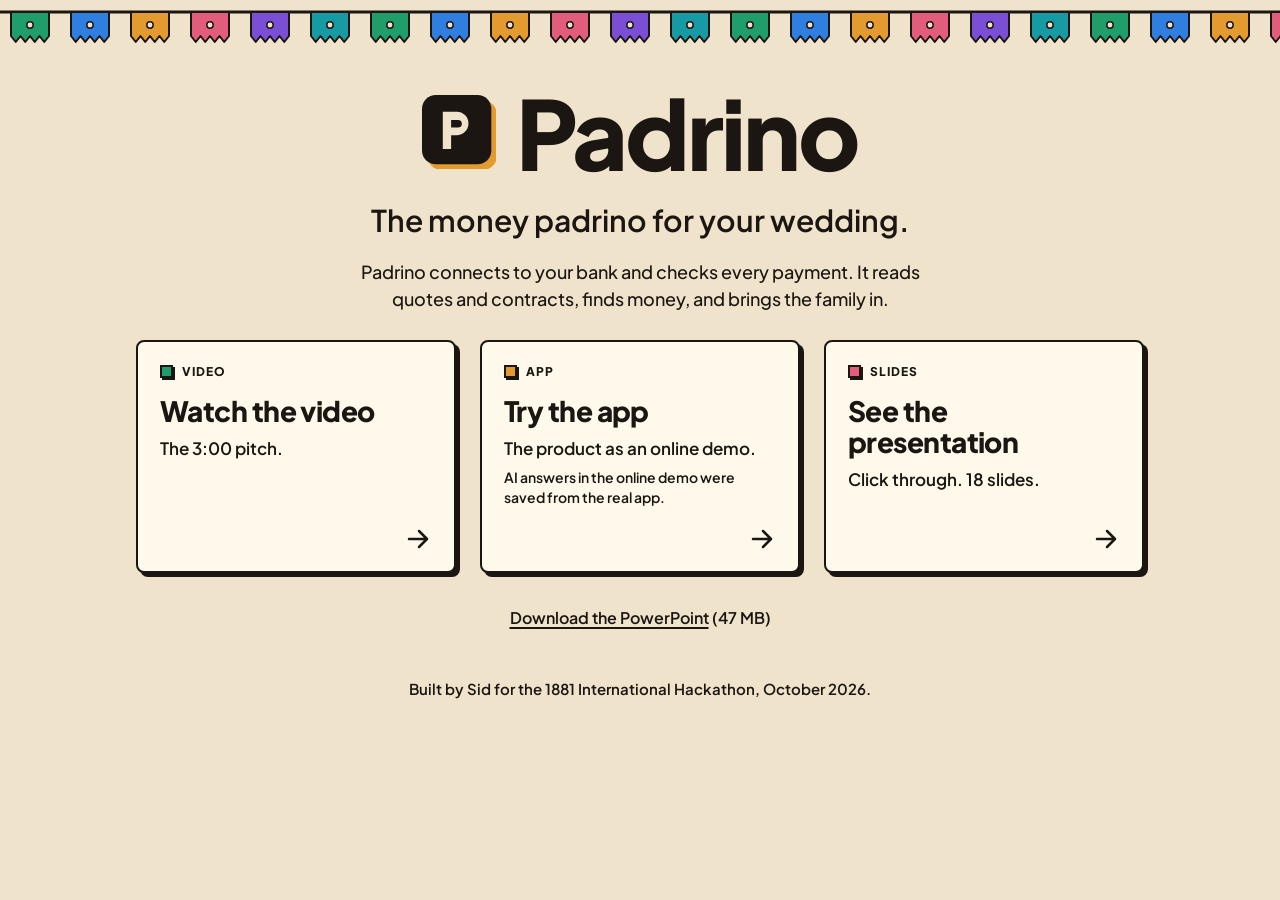
<file: index.html>
<!doctype html>
<html lang="en">
<head>
<meta charset="utf-8">
<meta name="viewport" content="width=device-width, initial-scale=1">
<meta name="robots" content="noindex">
<title>Padrino</title>
<meta name="description" content="Padrino, the money padrino for your wedding. Watch the pitch video, try the app, or see the presentation.">
<link rel="icon" href="data:image/svg+xml,%3Csvg xmlns='http://www.w3.org/2000/svg' viewBox='0 0 108 108'%3E%3Crect x='8' y='8' width='100' height='100' rx='20' fill='%23E39A2E'/%3E%3Crect width='100' height='100' rx='20' fill='%231C1612'/%3E%3Cpath fill='%23EFE3CB' fill-rule='evenodd' d='M30,24 H50 A17,17 0 0 1 50,58 H42 V78 H30 Z M42,36 H52 A5.5,5.5 0 0 1 52,47 H42 Z'/%3E%3C/svg%3E">
<link rel="preconnect" href="https://fonts.googleapis.com">
<link rel="preconnect" href="https://fonts.gstatic.com" crossorigin>
<link rel="stylesheet" href="https://fonts.googleapis.com/css2?family=Plus+Jakarta+Sans:wght@500;600;700;800&display=swap">
<style>
  :root {
    --page: #EFE3CB;
    --plate: #FFF9EC;
    --ink: #1C1612;
    --blue: #2B5BE3;
    --emerald: #1F9D6B;
    --marigold: #E39A2E;
    --rose: #E25D7B;
    --font: "Plus Jakarta Sans", "Helvetica Neue", Arial, sans-serif;
    color-scheme: light;
  }
  * { box-sizing: border-box; }
  html, body { margin: 0; padding: 0; }
  body {
    background: var(--page);
    color: var(--ink);
    font-family: var(--font);
    font-weight: 500;
    line-height: 1.4;
    -webkit-font-smoothing: antialiased;
    -webkit-text-size-adjust: 100%;
  }
  a { color: inherit; }
  a:focus-visible { outline: 3px solid var(--blue); outline-offset: 3px; }

  /* Papel picado strip. Same geometry as the video: 60px step, 38 by 24 flags, 4 teeth. */
  .picado { display: block; width: 100%; height: 44px; }

  .wrap { max-width: 1040px; margin: 0 auto; padding: 0 16px; }

  /* Header */
  .hero { text-align: center; padding: 40px 0 28px; }
  .brand { display: inline-flex; align-items: center; gap: 0.2em; font-size: clamp(56px, 11vw, 96px); }
  .mark { width: 0.78em; height: 0.78em; flex: none; }
  .wordmark { font-weight: 800; letter-spacing: -0.03em; line-height: 1; margin: 0; font-size: 1em; }
  .tagline { margin: 22px 0 0; font-size: clamp(20px, 4.6vw, 30px); font-weight: 600; line-height: 1.25; }
  .intro { margin: 18px auto 0; max-width: 34em; font-size: 18px; font-weight: 500; line-height: 1.5; }

  /* The three choices */
  .choices { display: grid; grid-template-columns: 1fr; gap: 18px; list-style: none; margin: 0; padding: 0 0 4px; }
  @media (min-width: 820px) { .choices { grid-template-columns: 1fr 1fr 1fr; gap: 24px; } }
  .card {
    display: flex; flex-direction: column; min-height: 100%;
    background: var(--plate);
    border: 2px solid var(--ink);
    border-radius: 8px;
    box-shadow: 4px 4px 0 var(--ink);
    padding: 22px 22px 18px;
    text-decoration: none;
  }
  .card:hover { transform: translate(2px, 2px); box-shadow: 2px 2px 0 var(--ink); }
  .card:active { transform: translate(4px, 4px); box-shadow: none; }
  .kicker { display: flex; align-items: center; gap: 9px; font-size: 12px; font-weight: 800; letter-spacing: 0.09em; text-transform: uppercase; }
  .sq { width: 13px; height: 13px; flex: none; border: 2px solid var(--ink); box-shadow: 2px 2px 0 var(--ink); background: var(--c, var(--ink)); }
  .card h2 { margin: 16px 0 0; font-size: 28px; font-weight: 800; letter-spacing: -0.02em; line-height: 1.1; }
  .card .what { margin: 10px 0 0; font-size: 17px; font-weight: 600; line-height: 1.35; }
  .card .note { margin: 8px 0 0; font-size: 14px; font-weight: 600; line-height: 1.4; }
  .card .go { margin-top: auto; padding-top: 18px; display: flex; justify-content: flex-end; }
  .card .go svg { width: 28px; height: 28px; display: block; }

  /* Secondary link and footer */
  .more { text-align: center; margin: 30px 0 0; font-size: 16px; font-weight: 600; }
  .more a { text-decoration: underline; text-decoration-thickness: 2px; text-underline-offset: 3px; }
  .more a:hover { color: var(--blue); }
  footer { text-align: center; margin: 48px 0 32px; font-size: 15px; font-weight: 600; }
  footer p { margin: 0; }
</style>
</head>
<body>

<svg class="picado" height="44" aria-hidden="true" focusable="false">
  <defs>
    <pattern id="picado" width="360" height="44" patternUnits="userSpaceOnUse">
      <g stroke="#1C1612" stroke-width="2" stroke-linejoin="round">
        <path fill="#1F9D6B" d="M11,12 h38 v24 l-4.75,6 l-4.75,-6 l-4.75,6 l-4.75,-6 l-4.75,6 l-4.75,-6 l-4.75,6 l-4.75,-6 z"/>
        <path fill="#2F7FE0" d="M71,12 h38 v24 l-4.75,6 l-4.75,-6 l-4.75,6 l-4.75,-6 l-4.75,6 l-4.75,-6 l-4.75,6 l-4.75,-6 z"/>
        <path fill="#E39A2E" d="M131,12 h38 v24 l-4.75,6 l-4.75,-6 l-4.75,6 l-4.75,-6 l-4.75,6 l-4.75,-6 l-4.75,6 l-4.75,-6 z"/>
        <path fill="#E25D7B" d="M191,12 h38 v24 l-4.75,6 l-4.75,-6 l-4.75,6 l-4.75,-6 l-4.75,6 l-4.75,-6 l-4.75,6 l-4.75,-6 z"/>
        <path fill="#7A4FD6" d="M251,12 h38 v24 l-4.75,6 l-4.75,-6 l-4.75,6 l-4.75,-6 l-4.75,6 l-4.75,-6 l-4.75,6 l-4.75,-6 z"/>
        <path fill="#169AA3" d="M311,12 h38 v24 l-4.75,6 l-4.75,-6 l-4.75,6 l-4.75,-6 l-4.75,6 l-4.75,-6 l-4.75,6 l-4.75,-6 z"/>
      </g>
      <g fill="#EFE3CB" stroke="#1C1612" stroke-width="1.5">
        <circle cx="30" cy="25" r="3.2"/>
        <circle cx="90" cy="25" r="3.2"/>
        <circle cx="150" cy="25" r="3.2"/>
        <circle cx="210" cy="25" r="3.2"/>
        <circle cx="270" cy="25" r="3.2"/>
        <circle cx="330" cy="25" r="3.2"/>
      </g>
    </pattern>
  </defs>
  <line x1="0" y1="12" x2="100%" y2="12" stroke="#1C1612" stroke-width="3"/>
  <rect width="100%" height="44" fill="url(#picado)"/>
</svg>

<main class="wrap">

  <header class="hero">
    <div class="brand">
      <svg class="mark" viewBox="0 0 108 108" aria-hidden="true" focusable="false">
        <rect x="8" y="8" width="100" height="100" rx="20" fill="#E39A2E"/>
        <rect x="0" y="0" width="100" height="100" rx="20" fill="#1C1612"/>
        <path fill="#EFE3CB" fill-rule="evenodd" d="M30,24 H50 A17,17 0 0 1 50,58 H42 V78 H30 Z M42,36 H52 A5.5,5.5 0 0 1 52,47 H42 Z"/>
      </svg>
      <h1 class="wordmark">Padrino</h1>
    </div>
    <p class="tagline">The money padrino for your wedding.</p>
    <p class="intro">Padrino connects to your bank and checks every payment. It reads quotes and contracts, finds money, and brings the family in.</p>
  </header>

  <ul class="choices">
    <li>
      <a class="card" href="video/">
        <span class="kicker"><span class="sq" style="--c:#1F9D6B"></span>Video</span>
        <h2>Watch the video</h2>
        <p class="what">The 3:00 pitch.</p>
        <span class="go" aria-hidden="true"><svg viewBox="0 0 28 28" fill="none" stroke="#1C1612" stroke-width="2.5" stroke-linecap="round" stroke-linejoin="round"><path d="M5 14h18M15 6l8 8-8 8"/></svg></span>
      </a>
    </li>
    <li>
      <a class="card" href="app/">
        <span class="kicker"><span class="sq" style="--c:#E39A2E"></span>App</span>
        <h2>Try the app</h2>
        <p class="what">The product as an online demo.</p>
        <p class="note">AI answers in the online demo were saved from the real app.</p>
        <span class="go" aria-hidden="true"><svg viewBox="0 0 28 28" fill="none" stroke="#1C1612" stroke-width="2.5" stroke-linecap="round" stroke-linejoin="round"><path d="M5 14h18M15 6l8 8-8 8"/></svg></span>
      </a>
    </li>
    <li>
      <a class="card" href="pitch/">
        <span class="kicker"><span class="sq" style="--c:#E25D7B"></span>Slides</span>
        <h2>See the presentation</h2>
        <p class="what">Click through. 18 slides.</p>
        <span class="go" aria-hidden="true"><svg viewBox="0 0 28 28" fill="none" stroke="#1C1612" stroke-width="2.5" stroke-linecap="round" stroke-linejoin="round"><path d="M5 14h18M15 6l8 8-8 8"/></svg></span>
      </a>
    </li>
  </ul>

  <p class="more"><a href="Padrino-pitch.pptx" download>Download the PowerPoint</a> (47 MB)</p>

  <footer>
    <p>Built by Sid for the 1881 International Hackathon, October 2026.</p>
  </footer>

</main>

</body>
</html>
</file>
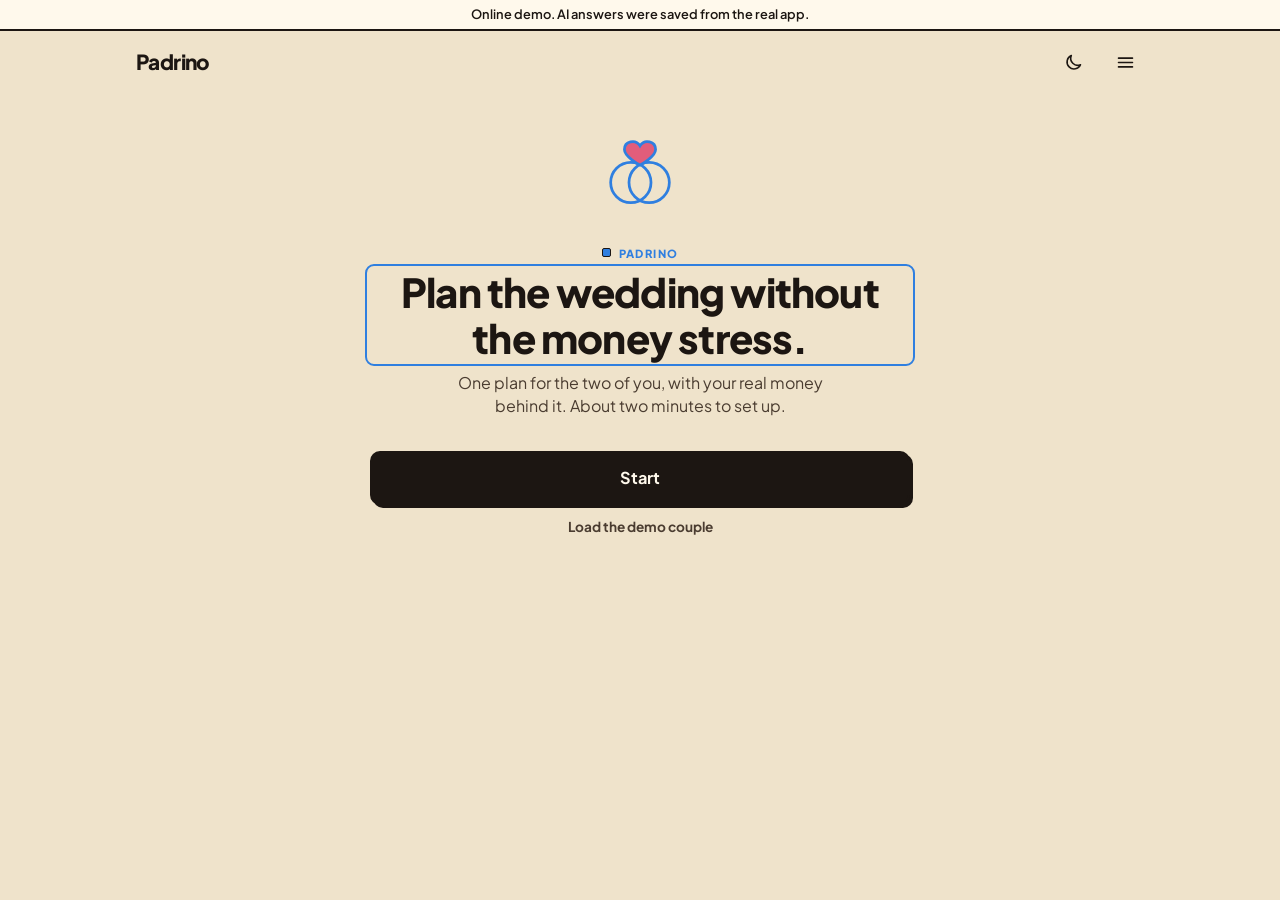
<file: app/index.html>
<!doctype html>
<html lang="en">
<head>
  <meta charset="utf-8">
  <meta name="viewport" content="width=device-width, initial-scale=1, viewport-fit=cover">
  <meta name="color-scheme" content="light dark">
  <meta name="theme-color" content="#EFE3CB" media="(prefers-color-scheme: light)">
  <meta name="theme-color" content="#141827" media="(prefers-color-scheme: dark)">
  <title>Padrino</title>
  <meta name="description" content="Wedding money, decided before it happens. Connect your bank and talk.">
  <link rel="preconnect" href="https://fonts.googleapis.com">
  <link rel="preconnect" href="https://fonts.gstatic.com" crossorigin>
  <link href="https://fonts.googleapis.com/css2?family=Plus+Jakarta+Sans:wght@400;500;600;700;800&display=swap" rel="stylesheet">
  <link rel="stylesheet" href="styles.css">
  <link rel="icon" href="data:image/svg+xml,%3Csvg xmlns='http://www.w3.org/2000/svg' viewBox='0 0 32 32'%3E%3Crect width='32' height='32' rx='8' fill='%230F1115'/%3E%3Ctext x='16' y='23' text-anchor='middle' font-family='system-ui,sans-serif' font-size='20' font-weight='800' fill='%23FFFFFF'%3EP%3C/text%3E%3C/svg%3E">
  <script src="demo-api.js"></script>
</head>
<body>
  <div class="demo-banner" role="note">Online demo. AI answers were saved from the real app.</div>
  <div class="app" id="app">
    <header class="topbar">
      <div class="topbar-inner">
        <a class="wordmark" href="#/path" id="brand-name">Padrino</a>
        <span class="demo-flag" id="demo-tag" hidden>Demo</span>
        <span class="topbar-spacer"></span>
        <button class="icon-btn" id="theme-btn" type="button" aria-label="Switch light or dark mode"></button>
        <button class="icon-btn" id="menu-btn" type="button" aria-label="Menu" aria-haspopup="true" aria-expanded="false"></button>
        <div class="menu" id="menu" hidden role="menu"></div>
      </div>
    </header>
    <div class="resume" id="resume" hidden></div>
    <div class="layout">
      <nav class="nav" id="nav" aria-label="Main"></nav>
      <main class="screen" id="screen" tabindex="-1"></main>
    </div>
  </div>

  <div id="toast-root"></div>

  <div class="boot-error" id="boot-error" hidden>
    <h2>Padrino did not start</h2>
    <p class="mt-s muted">A script or data file did not load. Check that <code>public/lib/money.js</code> and the files in <code>public/data/</code> exist, then reload.</p>
    <p class="mt-s tiny" id="boot-error-detail"></p>
  </div>

  <script>
    // If the module graph fails to load (for example lib/money.js is missing), say so instead of a blank page.
    window.__padrinoBootError = null;
    window.addEventListener('error', function (e) {
      if (!window.__padrinoReady) window.__padrinoBootError = e.message || String(e.error || '');
    });
    window.addEventListener('unhandledrejection', function (e) {
      if (!window.__padrinoReady) window.__padrinoBootError = (e.reason && e.reason.message) || String(e.reason || '');
    });
    setTimeout(function () {
      if (window.__padrinoReady) return;
      var box = document.getElementById('boot-error');
      var detail = document.getElementById('boot-error-detail');
      if (box) box.hidden = false;
      if (detail && window.__padrinoBootError) detail.textContent = window.__padrinoBootError;
    }, 15000);
    var bootWatch = setInterval(function () {
      if (!window.__padrinoReady) return;
      clearInterval(bootWatch);
      var box = document.getElementById('boot-error');
      if (box) box.hidden = true;
    }, 500);
  </script>
  <script type="module" src="js/app.js"></script>
</body>
</html>
</file>
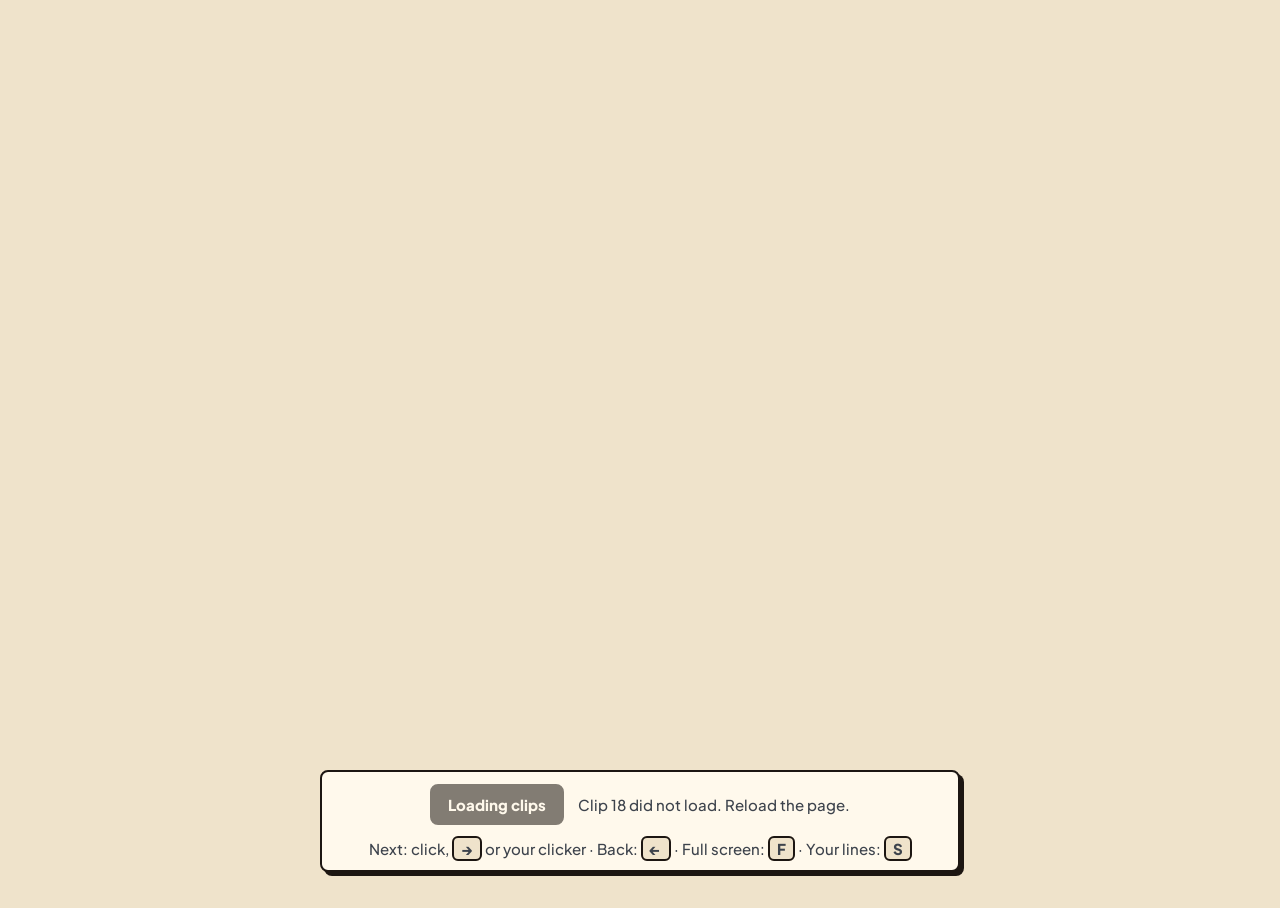
<file: pitch/index.html>
<!doctype html>
<html lang="en">
<meta charset="utf-8">
<meta name="viewport" content="width=device-width, initial-scale=1, viewport-fit=cover">
<meta name="robots" content="noindex">
<title>Padrino Pitch Player</title>
<link rel="preconnect" href="https://fonts.googleapis.com">
<link rel="stylesheet" href="https://fonts.googleapis.com/css2?family=Plus+Jakarta+Sans:wght@500;700;800&display=swap">
<style>
  /* One deliberate look: the video's own cream page and ink, full screen, nothing else. */
  :root {
    --page: #EFE3CB;
    --plate: #FFF9EC;
    --ink: #1C1612;
    --ink-soft: #3D434C;
    --accent: #2B5BE3;
    --font: "Plus Jakarta Sans", "Helvetica Neue", Arial, sans-serif;
    color-scheme: light;
  }
  [hidden] { display: none !important; }
  html, body { height: 100%; }
  body {
    background: var(--page); color: var(--ink); font-family: var(--font); overflow: hidden;
    padding-left: max(16px, env(safe-area-inset-left, 0px)); padding-right: max(16px, env(safe-area-inset-right, 0px));
    user-select: none; -webkit-user-select: none;
  }
  body.idle { cursor: none; }
  .stage { position: fixed; inset: 0; background: var(--page); }
  .stage video {
    position: absolute; inset: 0; width: 100%; height: 100%; object-fit: contain; background: var(--page);
    opacity: 0; pointer-events: none;
  }
  .stage video.on { opacity: 1; }

  .hint {
    position: fixed; left: 50%; bottom: calc(28px + env(safe-area-inset-bottom, 0px)); transform: translateX(-50%);
    display: flex; gap: 14px; align-items: center; flex-wrap: wrap; justify-content: center;
    background: var(--plate); border: 2px solid var(--ink); box-shadow: 4px 4px 0 var(--ink); border-radius: 8px;
    padding: 12px 18px; font-size: 15px; font-weight: 700; max-width: calc(100% - 32px);
  }
  .hint .muted { color: var(--ink-soft); font-weight: 500; }
  .hint kbd { font-family: var(--font); font-weight: 800; border: 2px solid var(--ink); border-radius: 6px; padding: 1px 7px; background: var(--page); }
  .start {
    font: 800 15px var(--font); color: var(--plate); background: var(--ink); border: 2px solid var(--ink);
    border-radius: 8px; padding: 9px 16px; cursor: pointer; box-shadow: 3px 3px 0 var(--accent);
  }
  .start:focus-visible, .start:hover { outline: 3px solid var(--accent); outline-offset: 2px; }
  .start:disabled { opacity: .55; cursor: wait; box-shadow: none; }

  .notes {
    position: fixed; left: max(16px, env(safe-area-inset-left, 0px)); right: max(16px, env(safe-area-inset-right, 0px));
    bottom: calc(16px + env(safe-area-inset-bottom, 0px)); margin-inline: auto; max-width: 980px;
    background: var(--plate); border: 2px solid var(--ink); box-shadow: 4px 4px 0 var(--ink); border-radius: 8px;
    padding: 14px 18px; display: grid; gap: 8px; font-size: 17px; line-height: 1.45;
  }
  .notes .row { display: grid; grid-template-columns: 7.5em 1fr; gap: 12px; min-width: 0; }
  .notes .tag { font-size: 12px; font-weight: 800; letter-spacing: .08em; text-transform: uppercase; color: var(--ink-soft); padding-top: 3px; }
  .notes .now { font-weight: 700; }
  .notes .next { color: var(--ink-soft); font-weight: 500; }
  .count { position: fixed; top: calc(14px + env(safe-area-inset-top, 0px)); right: max(16px, env(safe-area-inset-right, 0px));
    font-size: 13px; font-weight: 800; background: var(--plate); border: 2px solid var(--ink); border-radius: 6px; padding: 3px 9px;
    font-variant-numeric: tabular-nums; }
  @media (prefers-reduced-motion: reduce) { * { transition: none !important; } }
</style>

<div class="stage" id="stage" aria-live="polite"></div>

<div class="hint" id="hint">
  <button class="start" id="start" type="button" disabled>Loading clips</button>
  <span class="muted" id="load">0 of 18 ready</span>
  <span class="muted">Next: click, <kbd>→</kbd> or your clicker · Back: <kbd>←</kbd> · Full screen: <kbd>F</kbd> · Your lines: <kbd>S</kbd></span>
</div>

<div class="notes" id="notes" hidden>
  <div class="row"><span class="tag" id="nowTag">Now</span><span class="now" id="nowLine"></span></div>
  <div class="row"><span class="tag">Next</span><span class="next" id="nextLine"></span></div>
</div>
<div class="count" id="count" hidden></div>

<script>
  // One clip per script row. Each plays once when its slide opens and holds on its last frame.
  const SLIDES = [
    ['01-logo', 'Logo', 'This is Padrino. / The money padrino for your wedding.'],
    ['02-problem-1', 'The problem', 'Every money app does the same thing. / It tells you what you already spent.'],
    ['03-problem-2', 'The problem', 'That is not help. / That is a receipt. // A wedding needs someone who acts.'],
    ['04-numbers', 'The numbers', 'A wedding in El Paso costs about twenty thousand dollars. / Three in four couples get hit with a fee they never saw coming. / And parents cover about half.'],
    ['05-connect', 'Connect once', 'So we built Padrino. / You connect your bank. / Once.'],
    ['06-path', 'The path', 'Then you walk the path, / one milestone at a time. / A step is only done when your bank says so.'],
    ['07-proof', 'Proof, not promises', 'Every payment gets checked against your bank. / The photographer came in a hundred dollars over? / Padrino caught it. / Tío Javier sent four fifty? / Verified.'],
    ['08-talk', 'Just talk', 'You just talk to it. / Mom and Dad sent five hundred. / Padrino turns that into one card. // You tap Do it. / Nothing changes without you.'],
    ['09-quote', 'Quote decoder', 'Send it a quote. / Eleven thousand on paper. / Fourteen thousand once the service charge and tax hit. / You see it before you sign.'],
    ['10-contract', 'Contract check', 'It reads the fine print. / What you would owe if you cancel, / date by date, / before you are locked in.'],
    ['11-find-money', 'Find money', 'It finds money. / A hundred forty five a month in subscriptions you forgot. / Over a thousand dollars by the wedding. / And the money you live on stays untouched.'],
    ['12-family', 'Family', 'It brings the family in. / Every padrino gets a link. / The money goes straight to you, / and the bank confirms it.'],
    ['13-vendors', 'Vendors', 'It finds real El Paso vendors. / Save one. / Ask if they are free on your date.'],
    ['14-negotiator', 'The negotiator', 'And it writes the email for you. / Can you waive the cake cutting fee?'],
    ['15-style', 'Wedding style', 'Eleven traditions. / Pick one, or mix. / Your wedding, your way.'],
    ['16-difference', 'The difference', 'Budget apps watch your money. // Padrino moves it.'],
    ['17-next', 'What comes next', 'Weddings first. / Then quinceañeras, / babies, / first homes.'],
    ['18-close', 'Logo', 'In a Mexican wedding, a padrino covers part of the day. / Padrino covers all of it. // I\'m Sid. / This is Padrino.']
  ];

  const stage = document.getElementById('stage');
  const hint = document.getElementById('hint');
  const startBtn = document.getElementById('start');
  const loadEl = document.getElementById('load');
  const notes = document.getElementById('notes');
  const count = document.getElementById('count');
  let index = -1;          // -1 = not started; slide 1 shows its first frame
  let started = false;
  let ready = 0;

  const videos = SLIDES.map(([file], i) => {
    const v = document.createElement('video');
    v.src = `../clips/${file}.mp4`;
    v.muted = true; v.defaultMuted = true; v.playsInline = true; v.preload = 'auto';
    v.setAttribute('muted', ''); v.setAttribute('playsinline', ''); v.disablePictureInPicture = true;
    v.loop = false;
    let counted = false;
    const mark = () => {
      if (counted) return; counted = true; ready += 1;
      loadEl.textContent = ready === SLIDES.length ? 'All 18 clips loaded' : `${ready} of ${SLIDES.length} ready`;
      if (ready === SLIDES.length || (i === 0 && !started)) { startBtn.disabled = false; startBtn.textContent = ready === SLIDES.length ? 'Start' : 'Start (still loading)'; }
      if (ready === SLIDES.length) startBtn.textContent = 'Start';
    };
    v.addEventListener('canplaythrough', mark, { once: true });
    v.addEventListener('error', () => { loadEl.textContent = `Clip ${i + 1} did not load. Reload the page.`; });
    stage.appendChild(v);
    return v;
  });
  videos[0].classList.add('on');

  function show(i, { play = true, atEnd = false } = {}) {
    if (i < 0 || i >= SLIDES.length) return;
    const v = videos[i];
    index = i;
    // Keep the old slide on screen until the new clip has a frame, so there is never a blank flash.
    const reveal = () => {
      if (index !== i) return;
      videos.forEach((other, k) => { if (k !== i) { other.classList.remove('on'); other.pause(); } });
      v.classList.add('on');
    };
    if (atEnd) {
      v.pause();
      const seekEnd = () => { v.addEventListener('seeked', reveal, { once: true }); v.currentTime = Math.max(0, (v.duration || 0) - 0.04); };
      if (v.readyState >= 1) seekEnd(); else v.addEventListener('loadedmetadata', seekEnd, { once: true });
    } else if (play) {
      if (v.currentTime > 0) { v.addEventListener('seeked', reveal, { once: true }); v.currentTime = 0; }
      else if (v.readyState >= 2) reveal();
      else v.addEventListener('loadeddata', reveal, { once: true });
      const p = v.play(); if (p && p.catch) p.catch(() => {});
    }
    paintNotes();
  }

  function begin() {
    if (started) return;
    started = true;
    hint.hidden = true;
    try { navigator.wakeLock?.request('screen').catch(() => {}); } catch (e) {}
    show(0);
  }
  function next() { if (!started) return begin(); if (index < SLIDES.length - 1) show(index + 1); }
  function prev() { if (!started) return; if (index > 0) show(index - 1, { atEnd: true }); }
  function replay() { if (started && index >= 0) show(index); }

  function paintNotes() {
    const i = Math.max(0, index);
    document.getElementById('nowTag').textContent = `${i + 1} · ${SLIDES[i][1]}`;
    document.getElementById('nowLine').textContent = SLIDES[i][2];
    document.getElementById('nextLine').textContent = SLIDES[i + 1] ? `${SLIDES[i + 1][1]}: ${SLIDES[i + 1][2]}` : 'End of the video.';
    count.textContent = `${i + 1} / ${SLIDES.length}`;
  }

  function toggleFull() {
    try {
      if (document.fullscreenElement) document.exitFullscreen?.();
      else document.documentElement.requestFullscreen?.().catch(() => {});
    } catch (e) {}
  }

  startBtn.addEventListener('click', (e) => { e.stopPropagation(); toggleFull(); begin(); });
  stage.addEventListener('click', () => next());
  document.addEventListener('keydown', (e) => {
    const k = e.key;
    if (['ArrowRight', 'ArrowDown', 'PageDown', ' ', 'Enter', 'n', 'N'].includes(k)) { e.preventDefault(); next(); }
    else if (['ArrowLeft', 'ArrowUp', 'PageUp', 'Backspace', 'p', 'P'].includes(k)) { e.preventDefault(); prev(); }
    else if (k === 'f' || k === 'F') { toggleFull(); }
    else if (k === 's' || k === 'S') { notes.hidden = !notes.hidden; count.hidden = notes.hidden; paintNotes(); }
    else if (k === 'r' || k === 'R') { replay(); }
    else if (k === 'Home') { if (started) show(0); }
  });

  // Hide the cursor while presenting.
  let idleTimer = null;
  document.addEventListener('mousemove', () => {
    document.body.classList.remove('idle');
    clearTimeout(idleTimer);
    idleTimer = setTimeout(() => { if (started) document.body.classList.add('idle'); }, 1500);
  });
  paintNotes();
</script>
</html>
</file>
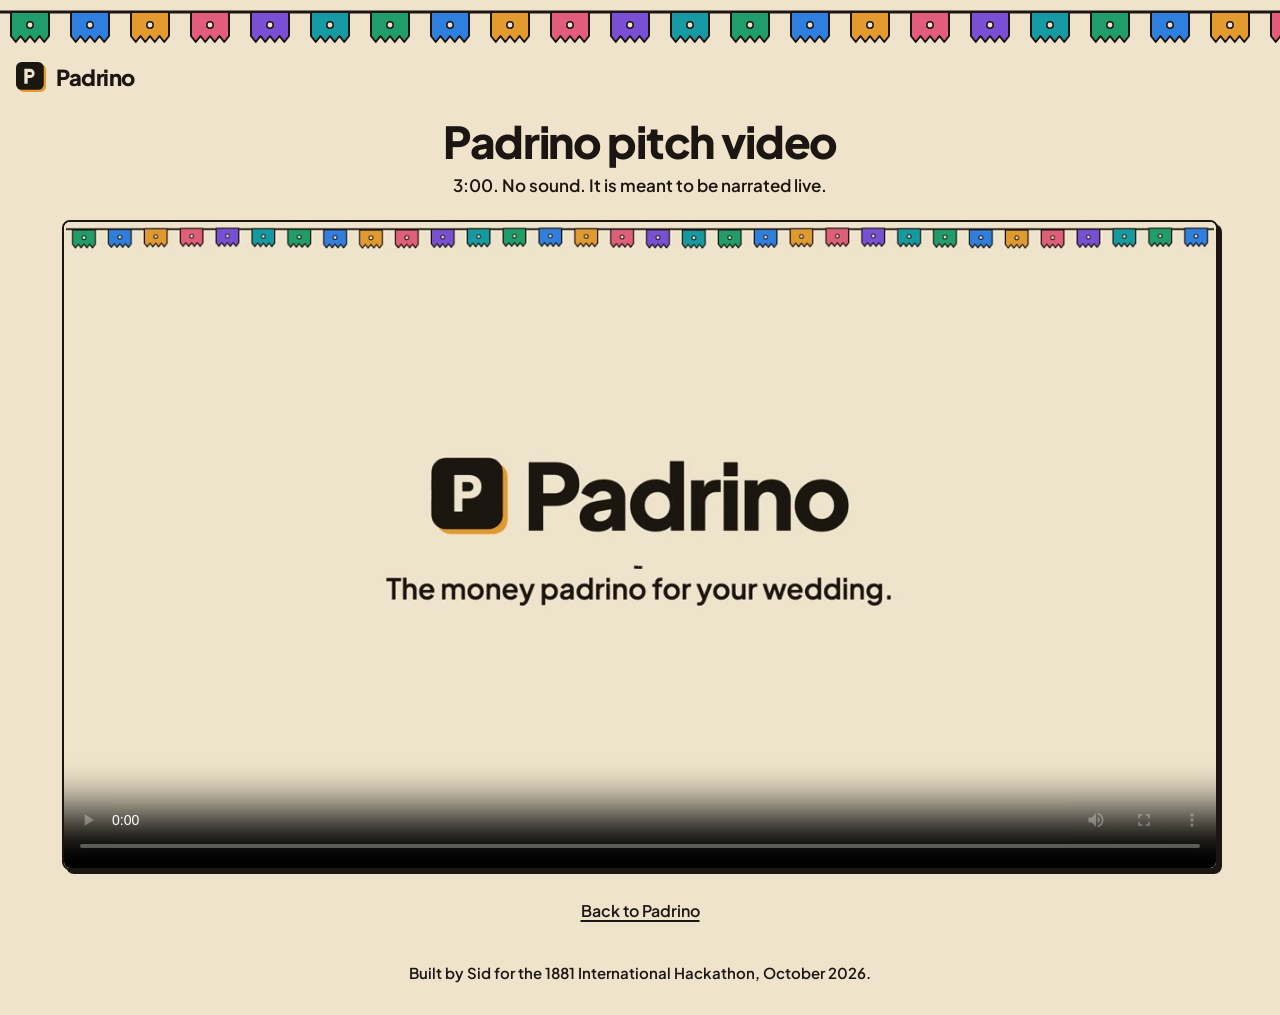
<file: video/index.html>
<!doctype html>
<html lang="en">
<head>
<meta charset="utf-8">
<meta name="viewport" content="width=device-width, initial-scale=1">
<meta name="robots" content="noindex">
<title>Padrino pitch video</title>
<meta name="description" content="The 3:00 Padrino pitch video. No sound, narrated live.">
<link rel="icon" href="data:image/svg+xml,%3Csvg xmlns='http://www.w3.org/2000/svg' viewBox='0 0 108 108'%3E%3Crect x='8' y='8' width='100' height='100' rx='20' fill='%23E39A2E'/%3E%3Crect width='100' height='100' rx='20' fill='%231C1612'/%3E%3Cpath fill='%23EFE3CB' fill-rule='evenodd' d='M30,24 H50 A17,17 0 0 1 50,58 H42 V78 H30 Z M42,36 H52 A5.5,5.5 0 0 1 52,47 H42 Z'/%3E%3C/svg%3E">
<link rel="preconnect" href="https://fonts.googleapis.com">
<link rel="preconnect" href="https://fonts.gstatic.com" crossorigin>
<link rel="stylesheet" href="https://fonts.googleapis.com/css2?family=Plus+Jakarta+Sans:wght@500;600;700;800&display=swap">
<style>
  :root {
    --page: #EFE3CB;
    --plate: #FFF9EC;
    --ink: #1C1612;
    --blue: #2B5BE3;
    --font: "Plus Jakarta Sans", "Helvetica Neue", Arial, sans-serif;
    color-scheme: light;
  }
  * { box-sizing: border-box; }
  html, body { margin: 0; padding: 0; }
  body {
    background: var(--page);
    color: var(--ink);
    font-family: var(--font);
    font-weight: 500;
    line-height: 1.4;
    -webkit-font-smoothing: antialiased;
    -webkit-text-size-adjust: 100%;
  }
  a { color: inherit; }
  a:focus-visible { outline: 3px solid var(--blue); outline-offset: 3px; }

  .picado { display: block; width: 100%; height: 44px; }

  .wrap { max-width: 1400px; margin: 0 auto; padding: 0 16px; }

  /* Top row: home link on the left */
  .top { display: flex; align-items: center; justify-content: space-between; padding: 18px 0 0; }
  .home { display: inline-flex; align-items: center; gap: 10px; text-decoration: none; font-size: 22px; font-weight: 800; letter-spacing: -0.02em; line-height: 1; }
  .home .mark { width: 30px; height: 30px; flex: none; }
  .home:hover .word { text-decoration: underline; text-decoration-thickness: 2px; text-underline-offset: 3px; }

  h1 { margin: 26px 0 0; text-align: center; font-size: clamp(28px, 6vw, 44px); font-weight: 800; letter-spacing: -0.03em; line-height: 1.05; }
  .sub { margin: 10px 0 0; text-align: center; font-size: 17px; font-weight: 600; }
  .sub span { display: inline-block; }

  /* The player: 16:9, as wide as the screen allows, never taller than the window. */
  .frame {
    margin: 22px auto 0;
    width: 100%;
    width: min(100%, calc((100vh - 250px) * 16 / 9));
    width: min(100%, calc((100svh - 250px) * 16 / 9));
    min-width: min(100%, 320px);
    aspect-ratio: 16 / 9;
    background: var(--plate);
    border: 2px solid var(--ink);
    border-radius: 8px;
    box-shadow: 4px 4px 0 var(--ink);
    overflow: hidden;
  }
  .frame video { display: block; width: 100%; height: 100%; background: var(--page); object-fit: contain; }

  .back { text-align: center; margin: 30px 0 0; font-size: 16px; font-weight: 600; }
  .back a { text-decoration: underline; text-decoration-thickness: 2px; text-underline-offset: 3px; }
  .back a:hover { color: var(--blue); }
  footer { text-align: center; margin: 40px 0 32px; font-size: 15px; font-weight: 600; }
  footer p { margin: 0; }
</style>
</head>
<body>

<svg class="picado" height="44" aria-hidden="true" focusable="false">
  <defs>
    <pattern id="picado" width="360" height="44" patternUnits="userSpaceOnUse">
      <g stroke="#1C1612" stroke-width="2" stroke-linejoin="round">
        <path fill="#1F9D6B" d="M11,12 h38 v24 l-4.75,6 l-4.75,-6 l-4.75,6 l-4.75,-6 l-4.75,6 l-4.75,-6 l-4.75,6 l-4.75,-6 z"/>
        <path fill="#2F7FE0" d="M71,12 h38 v24 l-4.75,6 l-4.75,-6 l-4.75,6 l-4.75,-6 l-4.75,6 l-4.75,-6 l-4.75,6 l-4.75,-6 z"/>
        <path fill="#E39A2E" d="M131,12 h38 v24 l-4.75,6 l-4.75,-6 l-4.75,6 l-4.75,-6 l-4.75,6 l-4.75,-6 l-4.75,6 l-4.75,-6 z"/>
        <path fill="#E25D7B" d="M191,12 h38 v24 l-4.75,6 l-4.75,-6 l-4.75,6 l-4.75,-6 l-4.75,6 l-4.75,-6 l-4.75,6 l-4.75,-6 z"/>
        <path fill="#7A4FD6" d="M251,12 h38 v24 l-4.75,6 l-4.75,-6 l-4.75,6 l-4.75,-6 l-4.75,6 l-4.75,-6 l-4.75,6 l-4.75,-6 z"/>
        <path fill="#169AA3" d="M311,12 h38 v24 l-4.75,6 l-4.75,-6 l-4.75,6 l-4.75,-6 l-4.75,6 l-4.75,-6 l-4.75,6 l-4.75,-6 z"/>
      </g>
      <g fill="#EFE3CB" stroke="#1C1612" stroke-width="1.5">
        <circle cx="30" cy="25" r="3.2"/>
        <circle cx="90" cy="25" r="3.2"/>
        <circle cx="150" cy="25" r="3.2"/>
        <circle cx="210" cy="25" r="3.2"/>
        <circle cx="270" cy="25" r="3.2"/>
        <circle cx="330" cy="25" r="3.2"/>
      </g>
    </pattern>
  </defs>
  <line x1="0" y1="12" x2="100%" y2="12" stroke="#1C1612" stroke-width="3"/>
  <rect width="100%" height="44" fill="url(#picado)"/>
</svg>

<main class="wrap">

  <div class="top">
    <a class="home" href="../">
      <svg class="mark" viewBox="0 0 108 108" aria-hidden="true" focusable="false">
        <rect x="8" y="8" width="100" height="100" rx="20" fill="#E39A2E"/>
        <rect x="0" y="0" width="100" height="100" rx="20" fill="#1C1612"/>
        <path fill="#EFE3CB" fill-rule="evenodd" d="M30,24 H50 A17,17 0 0 1 50,58 H42 V78 H30 Z M42,36 H52 A5.5,5.5 0 0 1 52,47 H42 Z"/>
      </svg>
      <span class="word">Padrino</span>
    </a>
  </div>

  <h1>Padrino pitch video</h1>
  <p class="sub"><span>3:00. No sound.</span> <span>It is meant to be narrated live.</span></p>

  <div class="frame">
    <video controls playsinline preload="metadata" poster="poster.jpg" src="../padrino-pitch-video.mp4" aria-label="Padrino pitch video, 3 minutes, no sound"></video>
  </div>

  <p class="back"><a href="../">Back to Padrino</a></p>

  <footer>
    <p>Built by Sid for the 1881 International Hackathon, October 2026.</p>
  </footer>

</main>

</body>
</html>
</file>
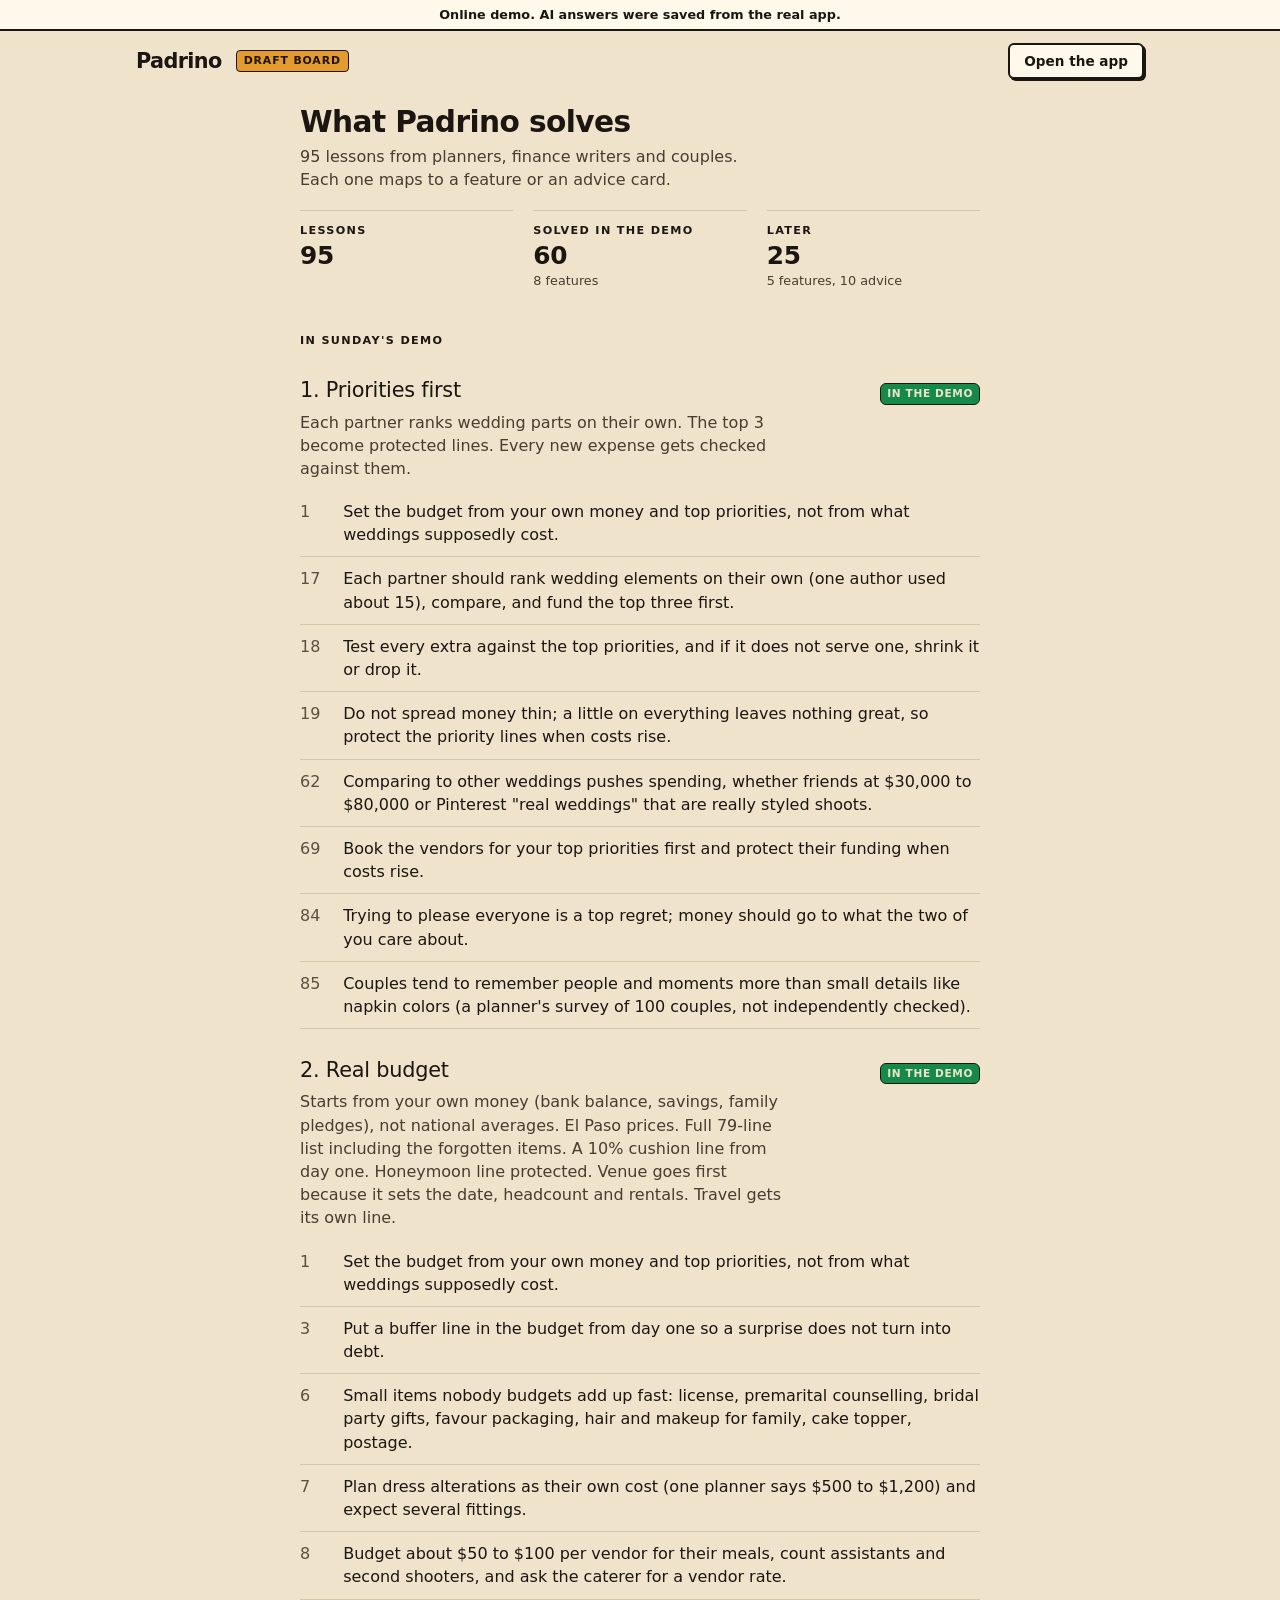
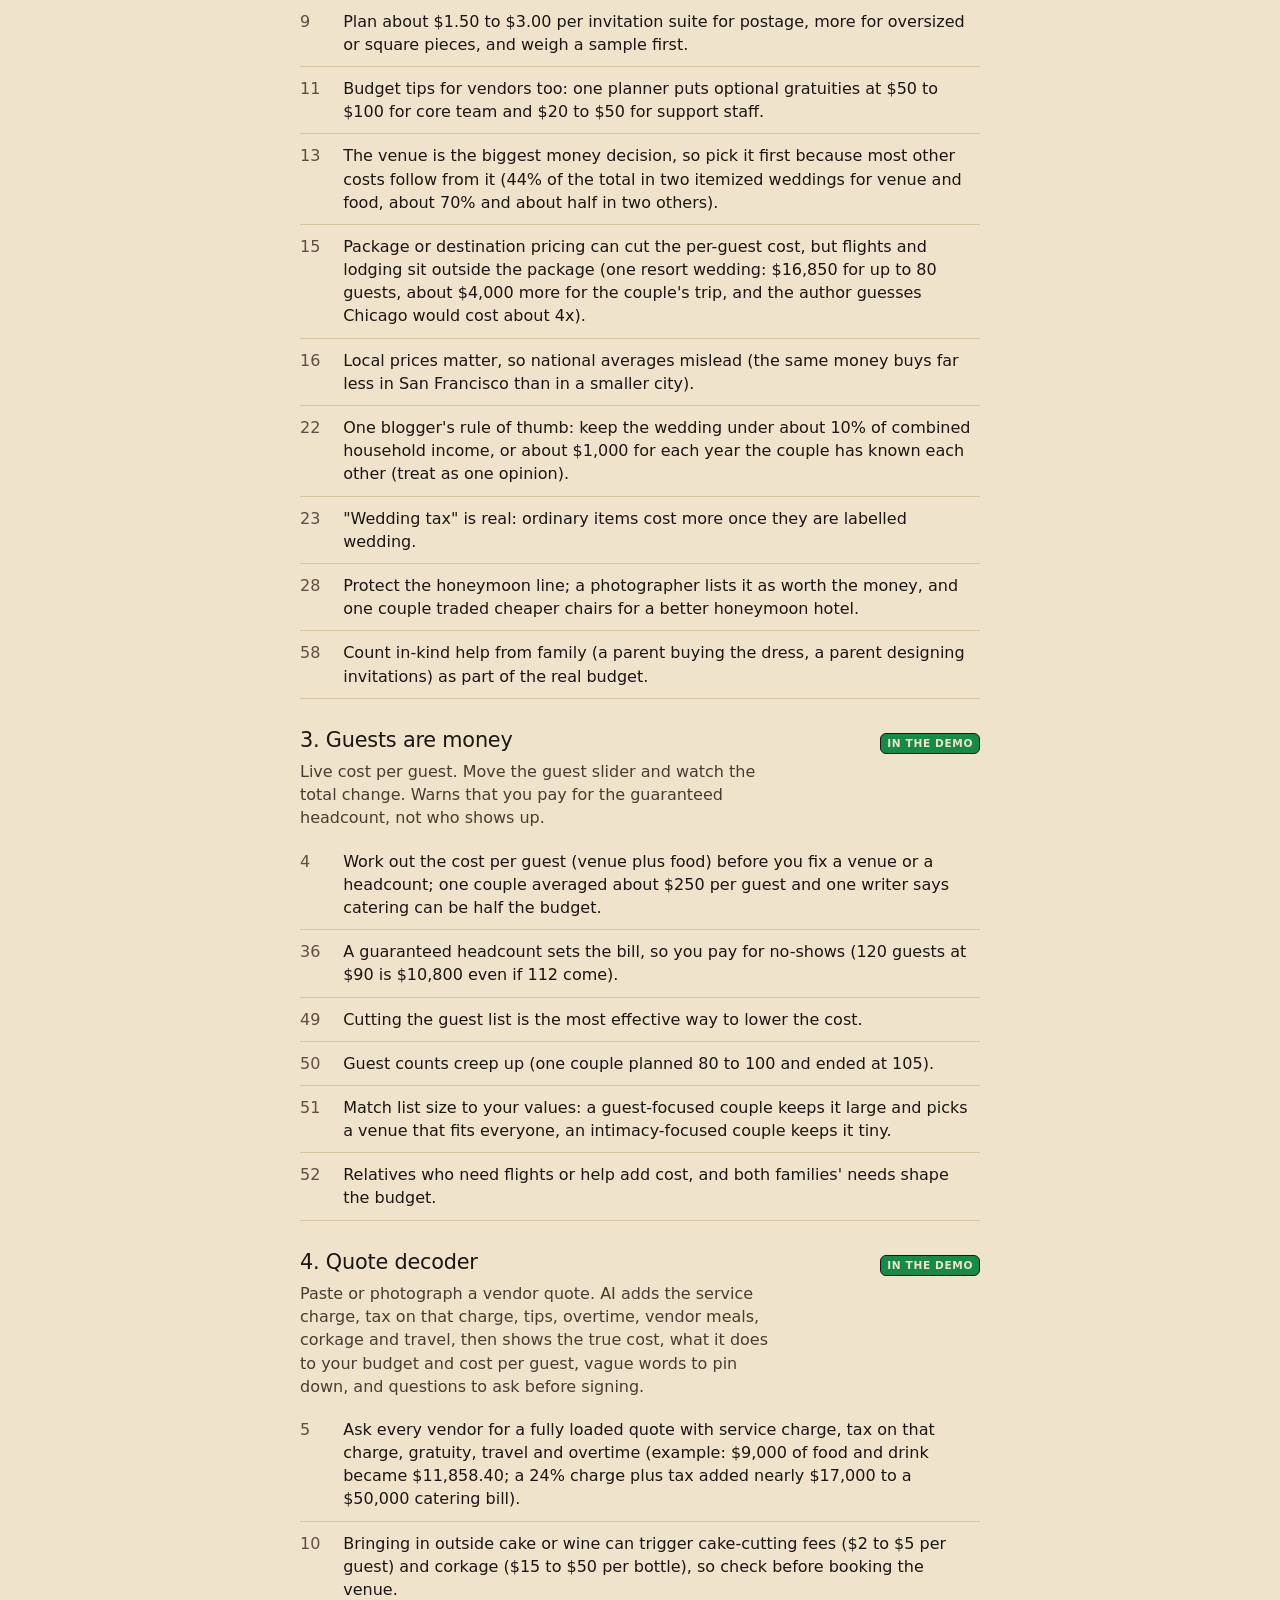
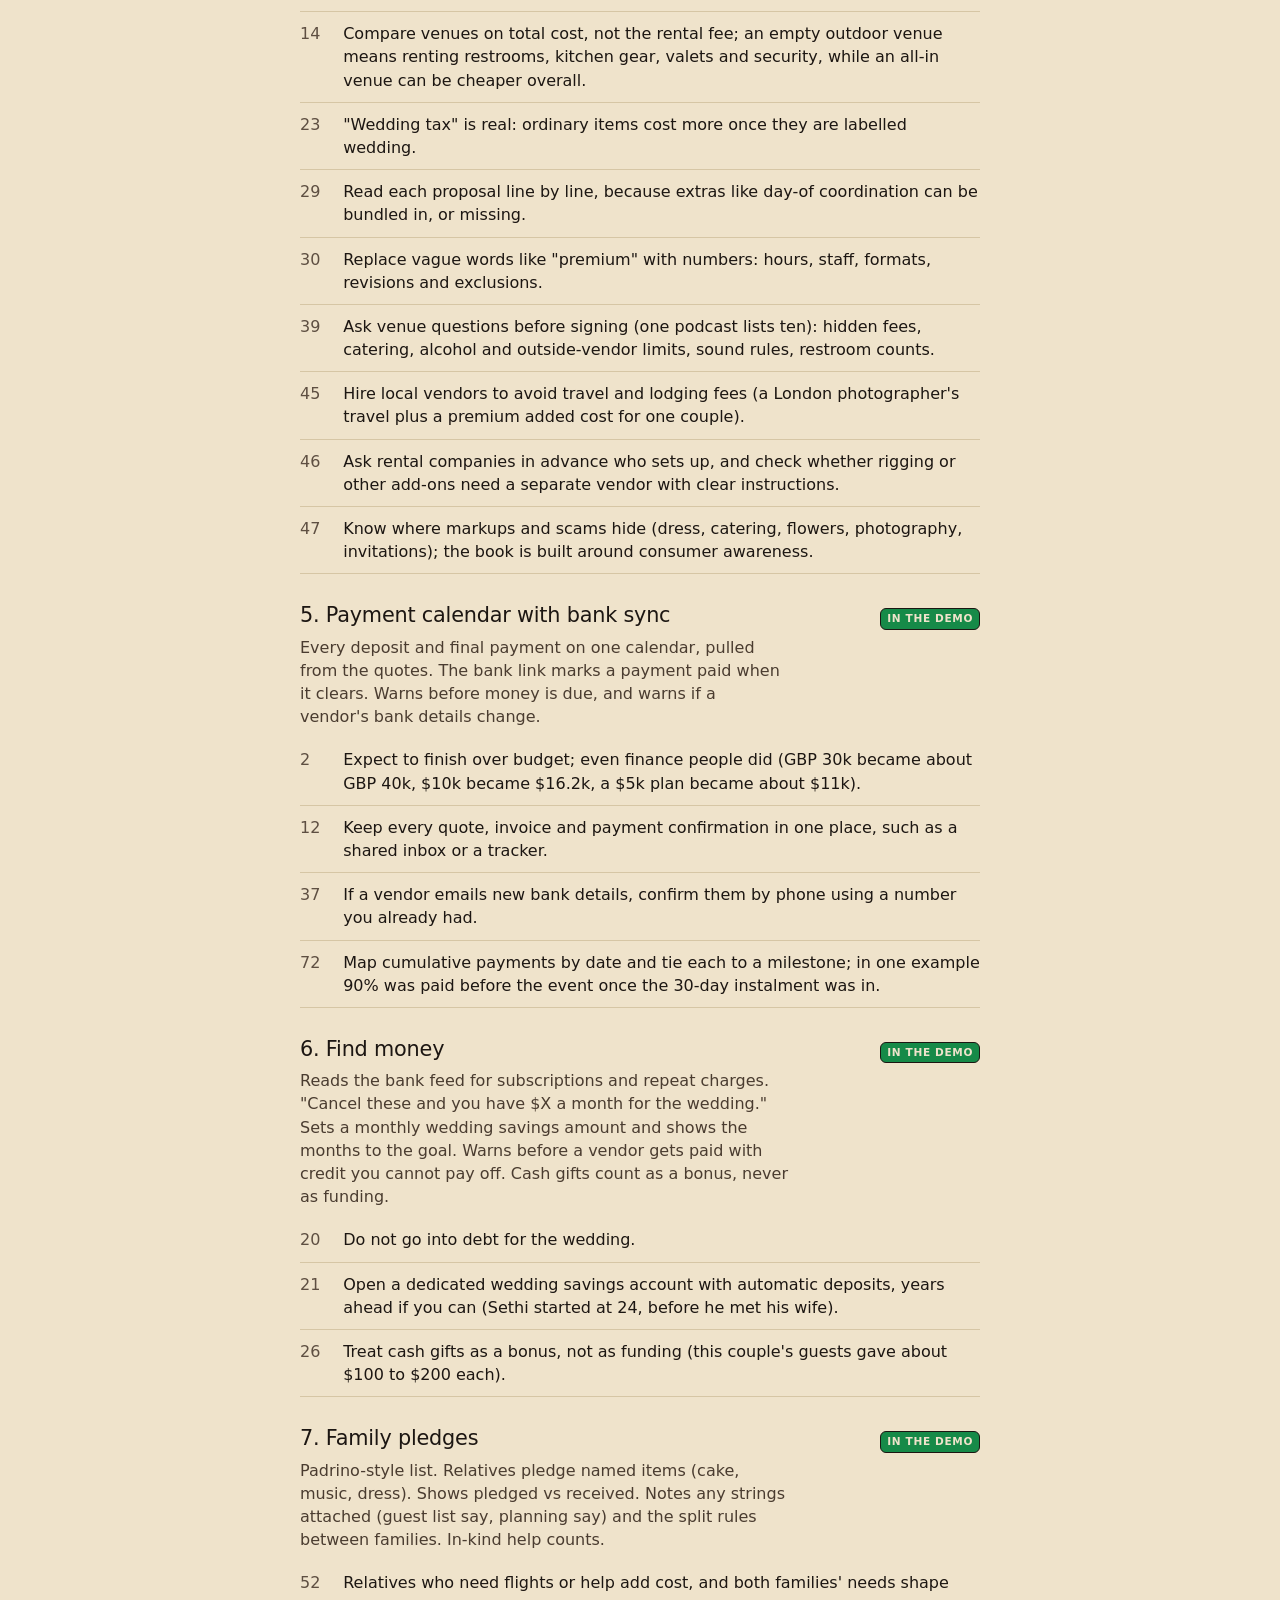
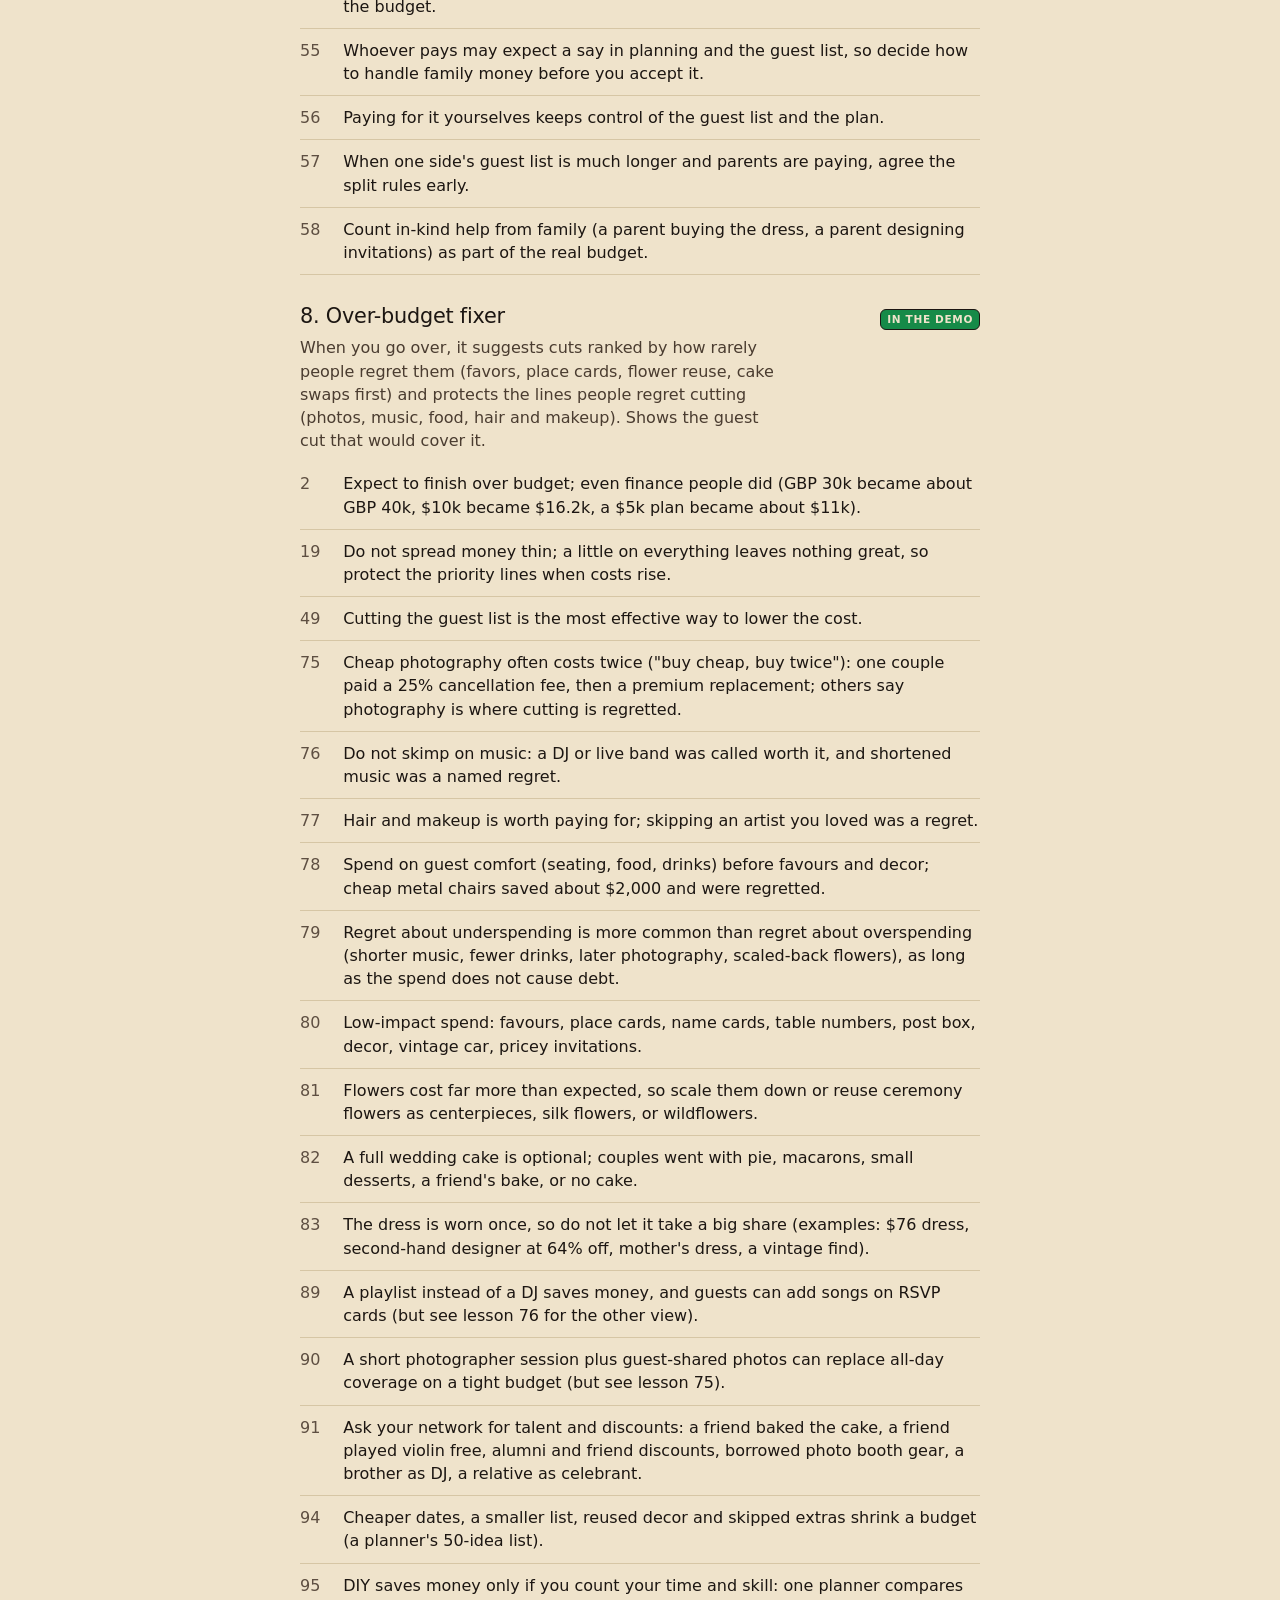
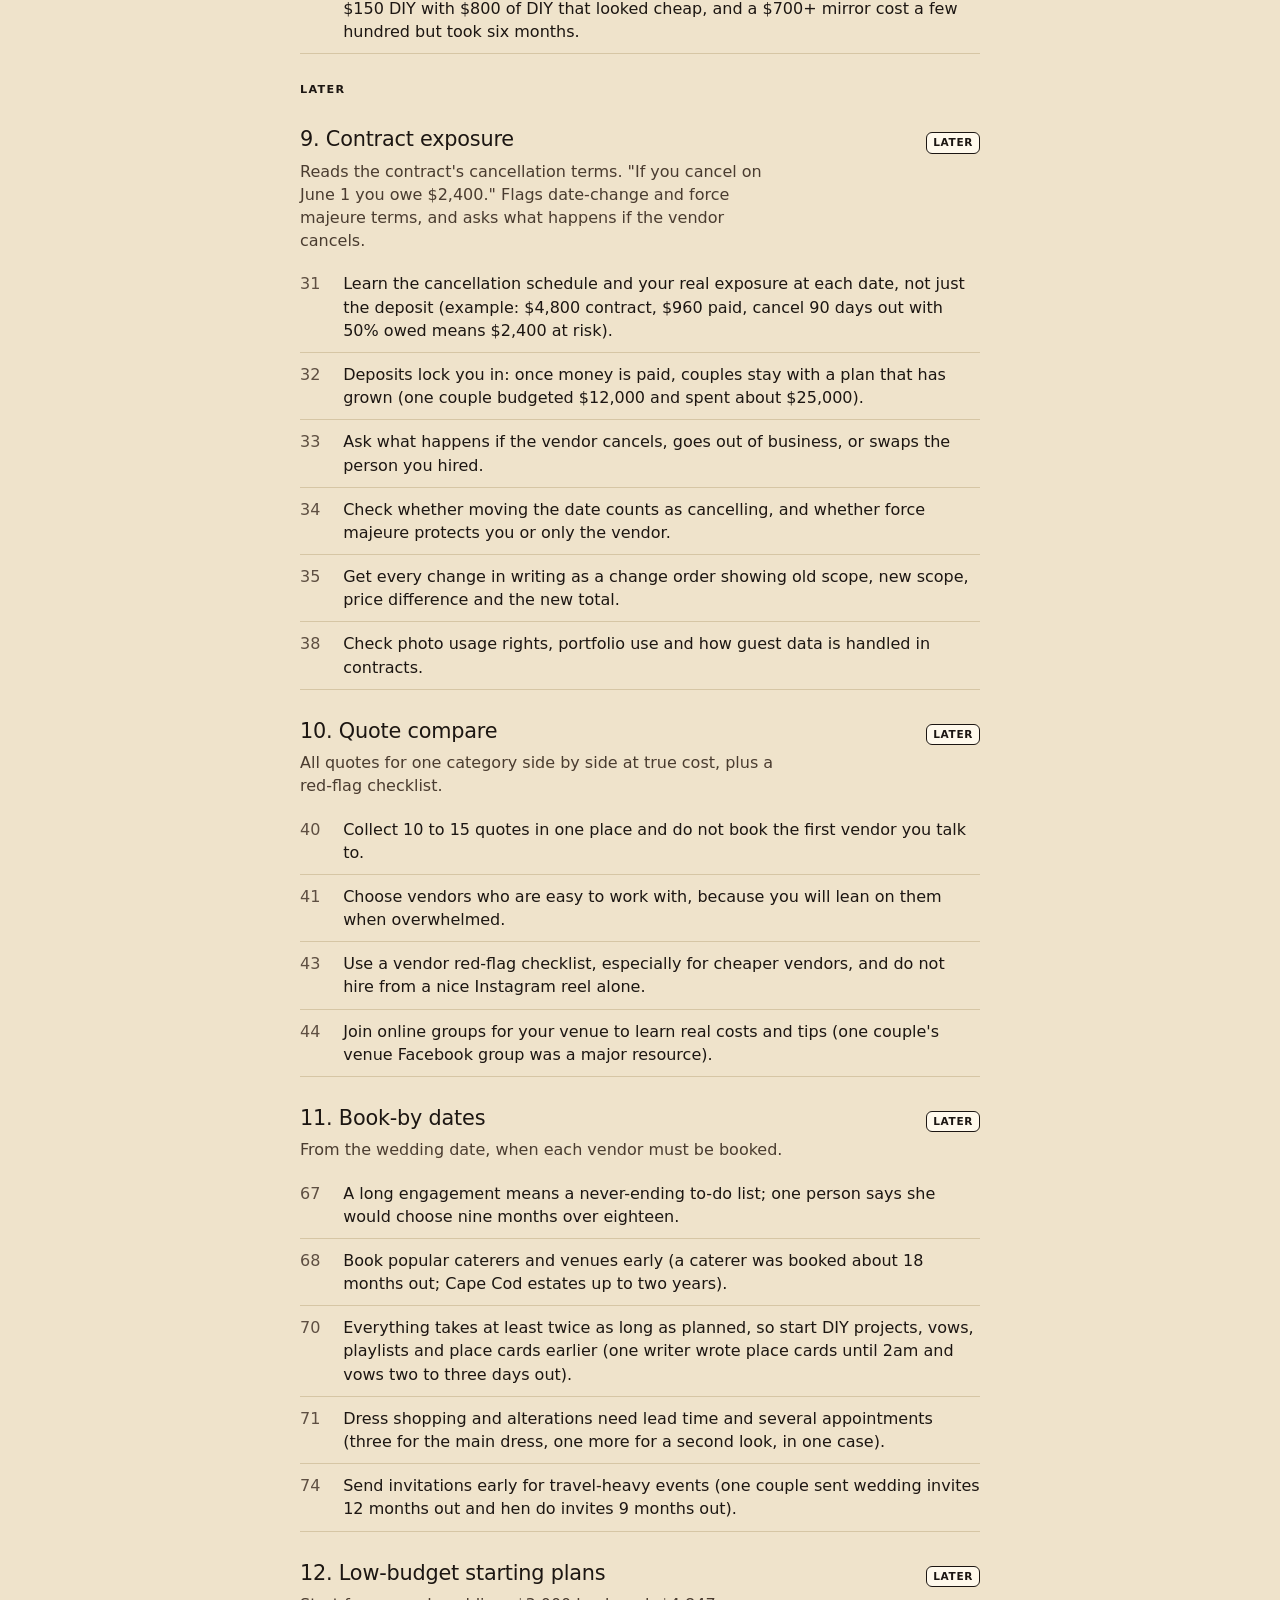
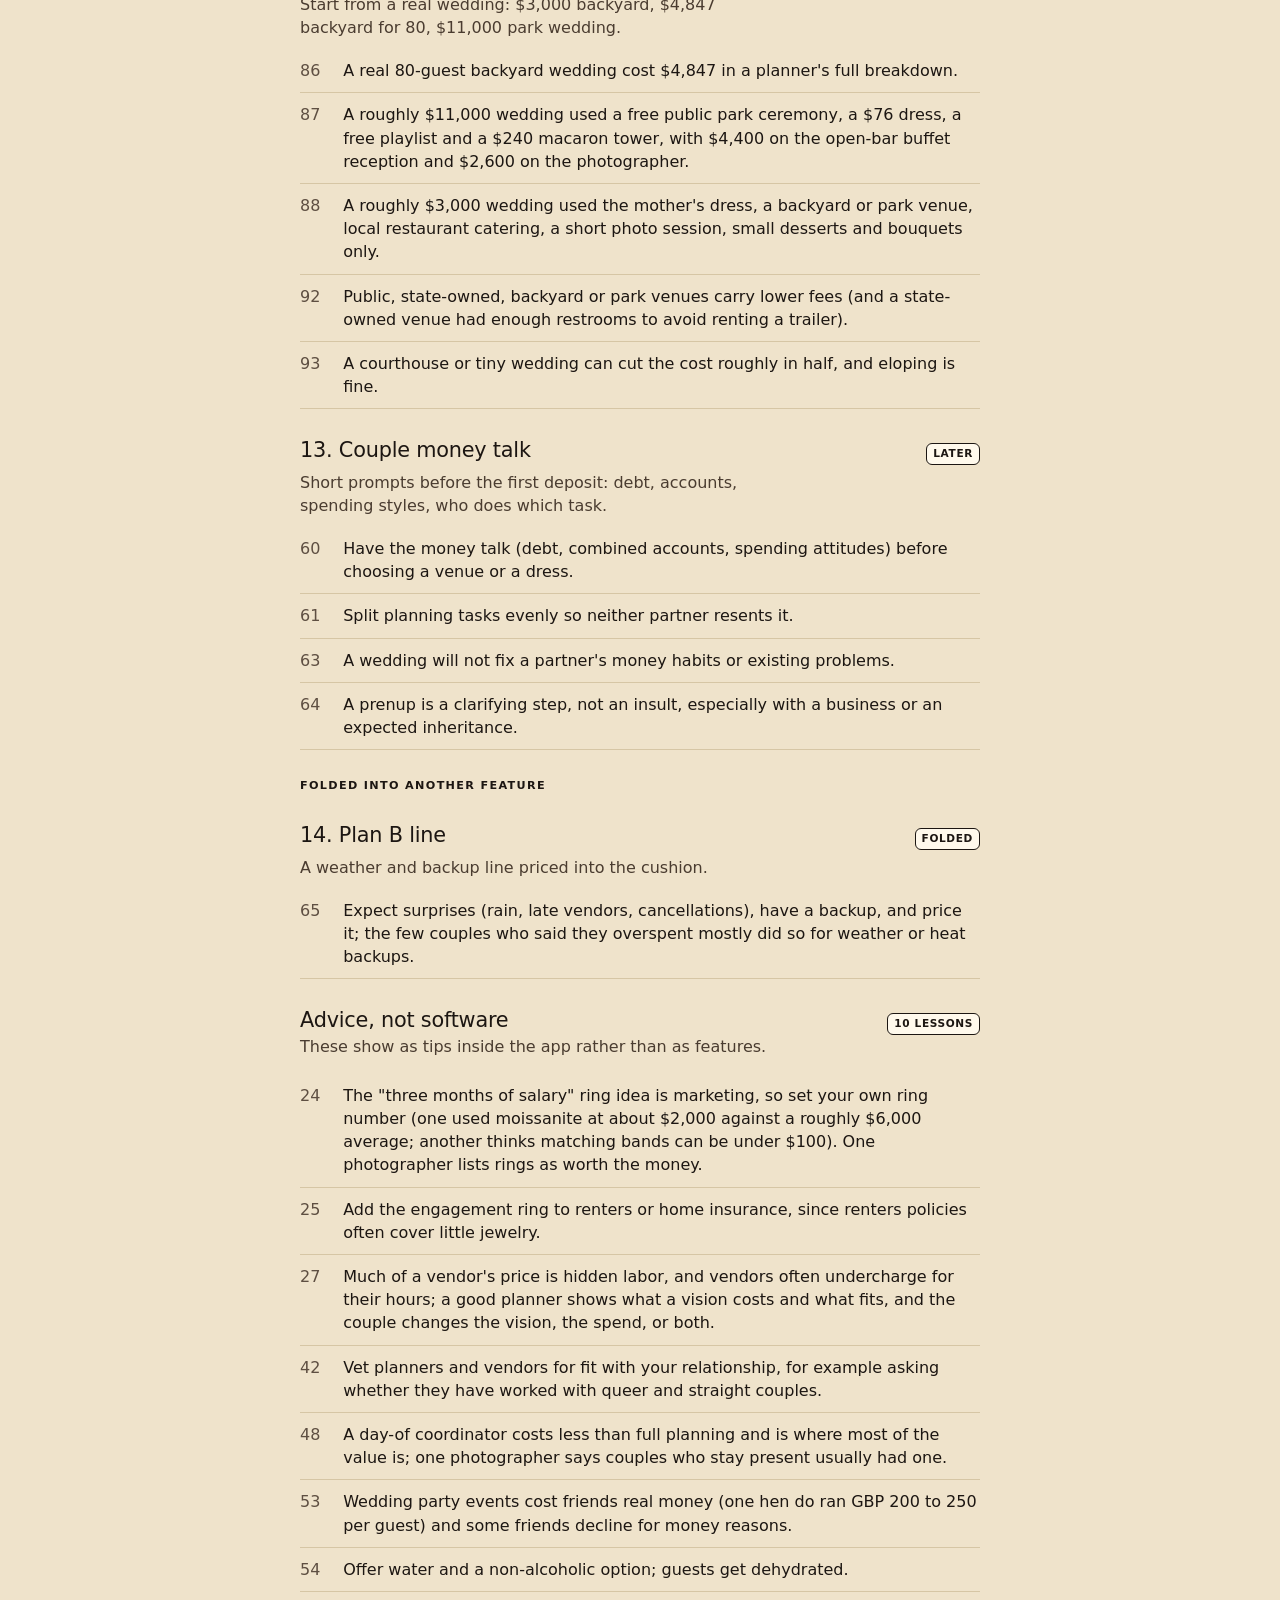
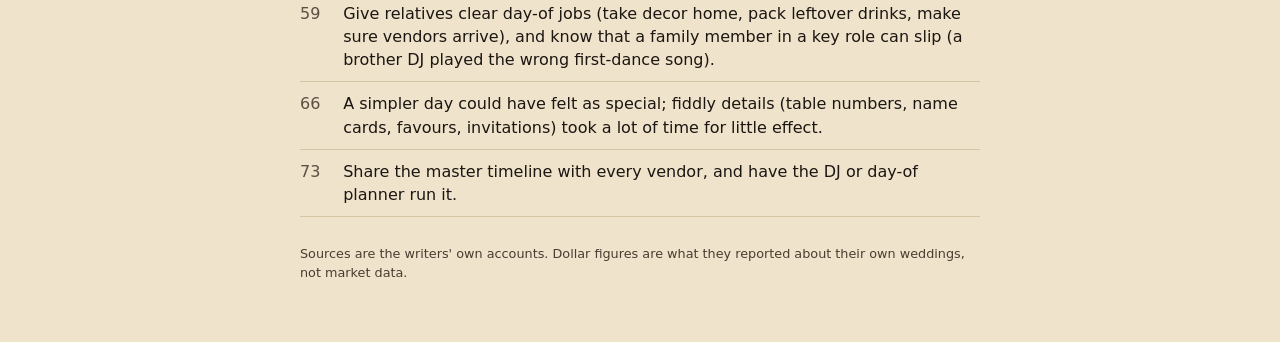
<file: app/board.html>
<!doctype html>
<html lang="en">
<head>
  <meta charset="utf-8">
  <meta name="viewport" content="width=device-width, initial-scale=1, viewport-fit=cover">
  <meta name="color-scheme" content="light dark">
  <title>Padrino draft board</title>
  <meta name="description" content="Every lesson, the feature that solves it, and what is in Sunday's demo.">
  <link rel="preconnect" href="https://fonts.googleapis.com">
  <link rel="preconnect" href="https://fonts.gstatic.com" crossorigin>
  <link href="https://fonts.googleapis.com/css2?family=Fraunces:opsz,wght@9..144,500;9..144,600&display=swap" rel="stylesheet">
  <link rel="stylesheet" href="styles.css">
  <link rel="icon" href="data:image/svg+xml,%3Csvg xmlns='http://www.w3.org/2000/svg' viewBox='0 0 32 32'%3E%3Crect width='32' height='32' fill='%23FBF8F3'/%3E%3Ctext x='16' y='23' text-anchor='middle' font-family='Georgia,serif' font-size='22' font-weight='600' fill='%23B5471F'%3EP%3C/text%3E%3C/svg%3E">
  <script src="demo-api.js"></script>
</head>
<body>
  <div class="demo-banner" role="note">Online demo. AI answers were saved from the real app.</div>
  <div class="serape-rule" aria-hidden="true"></div>
  <header class="topbar">
    <div class="topbar-inner">
      <a class="wordmark" href="./">Padrino</a>
      <span class="demo-flag">Draft board</span>
      <span class="topbar-spacer"></span>
      <a class="btn secondary sm" href="./">Open the app</a>
    </div>
  </header>
  <main class="board" id="board">
    <div class="loading"><span class="spinner" aria-hidden="true"></span><span>Loading the lessons.</span></div>
  </main>
  <script type="module" src="js/board.js"></script>
</body>
</html>
</file>
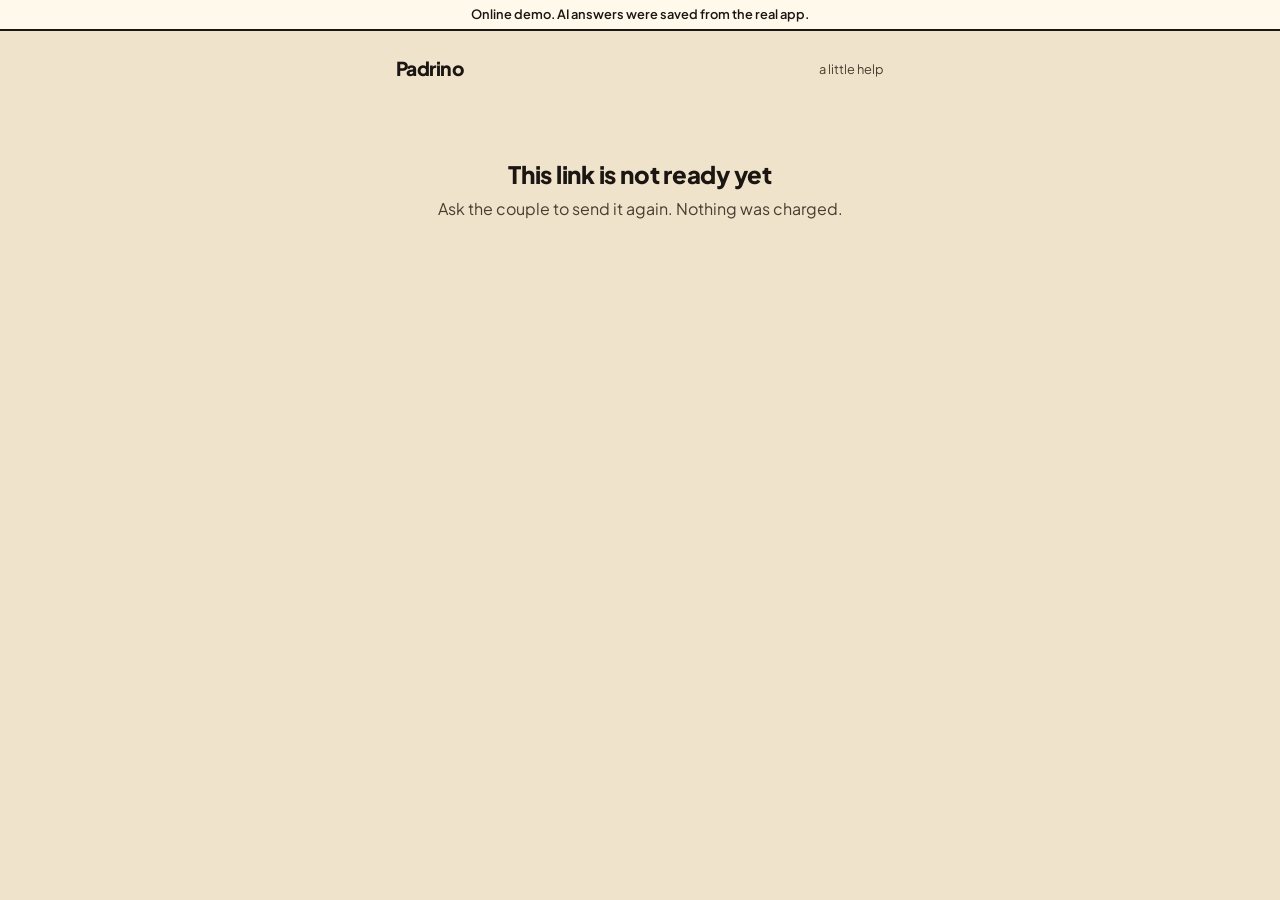
<file: app/give.html>
<!doctype html>
<html lang="en">
<head>
  <meta charset="utf-8">
  <meta name="viewport" content="width=device-width, initial-scale=1, viewport-fit=cover">
  <meta name="color-scheme" content="light dark">
  <meta name="theme-color" content="#EFE3CB" media="(prefers-color-scheme: light)">
  <meta name="theme-color" content="#141827" media="(prefers-color-scheme: dark)">
  <title>A little help | Padrino</title>
  <meta name="description" content="Help a couple with one piece of their wedding.">
  <link rel="preconnect" href="https://fonts.googleapis.com">
  <link rel="preconnect" href="https://fonts.gstatic.com" crossorigin>
  <link href="https://fonts.googleapis.com/css2?family=Plus+Jakarta+Sans:wght@400;500;600;700;800&display=swap" rel="stylesheet">
  <link rel="stylesheet" href="styles.css">
  <link rel="icon" href="data:image/svg+xml,%3Csvg xmlns='http://www.w3.org/2000/svg' viewBox='0 0 32 32'%3E%3Crect width='32' height='32' fill='%23FBF8F3'/%3E%3Ctext x='16' y='23' text-anchor='middle' font-family='Georgia,serif' font-size='22' font-weight='600' fill='%23B5471F'%3EP%3C/text%3E%3C/svg%3E">
  <style>
    /* Scoped to this page. The app's styles.css gives the variables, type and buttons. */
    body { background: var(--bg); }
    .give-page { max-width: 520px; margin: 0 auto; padding: 18px 16px 60px; }
    .give-top { display: flex; align-items: center; justify-content: space-between; padding: 6px 0 18px; }
    .give-top .wordmark { font-family: var(--font-display); font-size: 1.2rem; font-weight: 800; color: var(--text); text-decoration: none; }
    .give-head { text-align: center; padding: 10px 0 22px; }
    .give-head .eyebrow { margin-bottom: 8px; }
    .give-head h1 { font-family: var(--font-display); font-size: clamp(2rem, 9vw, 2.7rem); font-weight: 800; letter-spacing: -0.02em; line-height: 1.05; }
    .give-head { --sec: var(--rose); }
    .give-head .when { color: var(--muted); margin-top: 10px; }
    .give-note { font-family: var(--font-display); font-size: 1.2rem; font-weight: 600; line-height: 1.35; text-align: center; color: var(--text); margin: 0 auto 18px; max-width: 32ch; }
    .give-item { text-align: center; padding: 26px 20px 22px; }
    .give-item .art { width: 92px; height: 92px; border-radius: 10px; --sec: var(--rose); --sec-ink: var(--rose-ink); display: grid; place-items: center; margin: 0 auto 14px; box-shadow: 4px 4px 0 var(--shadow-ink); }
    .give-item .art .ic { width: 44px; height: 44px; stroke-width: 1.5; }
    .give-item .what { font-family: var(--font-display); font-size: 1.45rem; font-weight: 800; }
    .give-item .amt { font-family: var(--font-display); font-size: 2.6rem; font-weight: 800; letter-spacing: -0.02em; font-variant-numeric: tabular-nums; margin-top: 6px; line-height: 1; }
    .give-item .sub { color: var(--muted); font-size: 0.9rem; margin-top: 8px; }
    .give-list { padding: 6px 18px; }
    .give-row { display: grid; grid-template-columns: 40px minmax(0, 1fr) auto; gap: 12px; align-items: center; padding: 13px 0; border-top: 1px solid var(--line); cursor: pointer; }
    .give-row:first-child { border-top: 0; }
    .give-row .art { width: 40px; height: 40px; display: grid; place-items: center; }
    .give-row .art .ic { width: 20px; height: 20px; }
    .give-row .what { font-weight: 600; }
    .give-row .sub { font-size: 0.8rem; color: var(--muted); margin-top: 1px; }
    .give-row .amt { font-variant-numeric: tabular-nums; font-weight: 600; white-space: nowrap; }
    .give-row[aria-pressed="true"] .art { background: var(--accent); color: var(--accent-ink); }
    .give-row[aria-pressed="true"] .what { color: var(--accent); }
    .pay-row { display: grid; grid-template-columns: 40px minmax(0, 1fr) auto; gap: 12px; align-items: center; padding: 13px 0; border-top: 1px solid var(--line); }
    .pay-row:first-of-type { border-top: 0; }
    .pay-row .logo { width: 40px; height: 40px; border-radius: 6px; display: grid; place-items: center; font-weight: 800; font-size: 0.95rem; color: #fff; border: 2px solid var(--ink); box-shadow: 2px 2px 0 var(--shadow-ink); }
    .pay-row .logo.zelle { background: #6D1ED4; }
    .pay-row .logo.venmo { background: #008CFF; }
    .pay-row .logo.cashapp { background: #00D54B; }
    .pay-row .name { font-weight: 600; }
    .pay-row .handle { font-size: 0.9rem; color: var(--muted); overflow-wrap: anywhere; font-variant-numeric: tabular-nums; }
    .pay-row .acts { display: flex; gap: 6px; flex-wrap: wrap; justify-content: flex-end; }
    .give-foot { text-align: center; color: var(--muted); font-size: 0.86rem; margin-top: 22px; line-height: 1.5; }
    .give-foot .ic { width: 14px; height: 14px; vertical-align: -2px; margin-right: 4px; color: var(--good); }
    .give-empty { text-align: center; padding: 60px 20px; color: var(--muted); }
    .give-empty h2 { font-family: var(--font-display); font-size: 1.5rem; font-weight: 800; color: var(--text); margin-bottom: 8px; }
    @media (max-width: 420px) {
      .pay-row { grid-template-columns: 40px minmax(0, 1fr); }
      .pay-row .acts { grid-column: 2; justify-content: flex-start; }
    }
  </style>
  <script src="demo-api.js"></script>
</head>
<body>
  <div class="demo-banner" role="note">Online demo. AI answers were saved from the real app.</div>
  <div class="serape-rule" aria-hidden="true"></div>
  <div class="give-page" id="give"></div>
  <div id="toast-root"></div>
  <script type="module" src="js/give.js"></script>
</body>
</html>
</file>
<file: app/styles.css>
/* Padrino. Plain CSS, no build step.
   Clean white, near-black text, lots of air. One blue accent for links and progress, dark
   buttons, and a small set of section colors for the path (emerald, ocean, marigold, rose,
   plum, teal, slate). Progress is a ring or a bar, not a number. Light and dark through variables. */

:root {
  --bg: #EFE3CB;
  --surface: #FFF9EC;
  --surface-2: #F3E6CB;
  --text: #1C1612;
  --muted: #4A3C30;
  --faint: #5E4F42;
  --line: #D6C6A5;
  --line-strong: #1C1612;
  --ink: #1C1612;
  --shadow-ink: #1C1612;
  --accent: #2F7FE0;
  --accent-hover: #1F62B8;
  --accent-ink: #FFFFFF;
  --accent-tint: #E9EFFF;
  --good: #168A48;
  --good-tint: #E4F5EA;
  --warn: #B35A09;
  --warn-tint: #FFF2E1;
  --bad: #C8302E;
  --bad-tint: #FDE7E6;
  /* Section colors: the path's units, soft and premium */
  --emerald: #1F9D6B; --emerald-tint: #E4F5EC; --emerald-ink: #FFFFFF;
  --ocean: #2F7FE0; --ocean-tint: #E6F0FD; --ocean-ink: #FFFFFF;
  --marigold: #E39A2E; --marigold-tint: #FFF3DF; --marigold-ink: #1F1400;
  --rose: #E25D7B; --rose-tint: #FDE8EE; --rose-ink: #FFFFFF;
  --plum: #7A4FD6; --plum-tint: #EFE9FC; --plum-ink: #FFFFFF;
  --teal: #169AA3; --teal-tint: #E1F5F6; --teal-ink: #FFFFFF;
  --slate: #5B6B82; --slate-tint: #ECF0F5; --slate-ink: #FFFFFF;
  /* Old tint names, kept so every screen picks up the new palette */
  --tint-peach: #FFEFE9;
  --tint-sage: var(--emerald-tint);
  --tint-sand: var(--marigold-tint);
  --tint-sky: var(--ocean-tint);
  --tint-rose: var(--rose-tint);
  --tint-lilac: var(--plum-tint);
  --dark-btn: #1C1612;
  --dark-btn-ink: #FFF9EC;
  --radius: 8px;
  --radius-s: 8px;
  /* A hard, unblurred shadow: cards sit on the page instead of floating in a haze */
  --shadow: 4px 4px 0 var(--shadow-ink);
  --font-display: "Plus Jakarta Sans", system-ui, -apple-system, "Segoe UI", Roboto, "Helvetica Neue", Arial, sans-serif;
  --font-body: "Plus Jakarta Sans", system-ui, -apple-system, "Segoe UI", Roboto, "Helvetica Neue", Arial, sans-serif;
  --nav-h: 64px;
  color-scheme: light;
}

@media (prefers-color-scheme: dark) {
  :root:not([data-theme="light"]) {
    --bg: #141827;
    --surface: #1C2236;
    --surface-2: #252D47;
    --text: #F6ECD3;
    --muted: #D9CDB2;
    --faint: #BDB096;
    --line: #3B4463;
    --line-strong: #EADFC8;
    --ink: #EADFC8;
    --shadow-ink: #05070F;
    --accent: #6D93FF;
    --accent-hover: #88A8FF;
    --accent-ink: #0B1020;
    --accent-tint: #1B2440;
    --good: #5BCB8E;
    --good-tint: #12291C;
    --warn: #F0B35B;
    --warn-tint: #2E2211;
    --bad: #F28B82;
    --bad-tint: #341A1A;
    --emerald: #3BC48A; --emerald-tint: #11291D; --emerald-ink: #06140D;
    --ocean: #5FA3F5; --ocean-tint: #112339; --ocean-ink: #06111F;
    --marigold: #F2B651; --marigold-tint: #2E2311; --marigold-ink: #1F1400;
    --rose: #F07A95; --rose-tint: #33171E; --rose-ink: #1F0810;
    --plum: #A68BF0; --plum-tint: #22193A; --plum-ink: #130C26;
    --teal: #3FC2CB; --teal-tint: #0F2A2C; --teal-ink: #05191B;
    --slate: #93A3B8; --slate-tint: #1B222C; --slate-ink: #0E131A;
    --tint-peach: #2E1D18;
    --dark-btn: #F6ECD3;
    --dark-btn-ink: #141827;
    --shadow: 4px 4px 0 var(--shadow-ink);
    color-scheme: dark;
  }
}

:root[data-theme="dark"] {
  --bg: #141827;
  --surface: #1C2236;
  --surface-2: #252D47;
  --text: #F6ECD3;
  --muted: #D9CDB2;
  --faint: #BDB096;
  --line: #3B4463;
  --line-strong: #EADFC8;
  --ink: #EADFC8;
  --shadow-ink: #05070F;
  --accent: #6D93FF;
  --accent-hover: #88A8FF;
  --accent-ink: #0B1020;
  --accent-tint: #1B2440;
  --good: #5BCB8E;
  --good-tint: #12291C;
  --warn: #F0B35B;
  --warn-tint: #2E2211;
  --bad: #F28B82;
  --bad-tint: #341A1A;
  --emerald: #3BC48A; --emerald-tint: #11291D; --emerald-ink: #06140D;
  --ocean: #5FA3F5; --ocean-tint: #112339; --ocean-ink: #06111F;
  --marigold: #F2B651; --marigold-tint: #2E2311; --marigold-ink: #1F1400;
  --rose: #F07A95; --rose-tint: #33171E; --rose-ink: #1F0810;
  --plum: #A68BF0; --plum-tint: #22193A; --plum-ink: #130C26;
  --teal: #3FC2CB; --teal-tint: #0F2A2C; --teal-ink: #05191B;
  --slate: #93A3B8; --slate-tint: #1B222C; --slate-ink: #0E131A;
  --tint-peach: #2E1D18;
  --dark-btn: #F6ECD3;
  --dark-btn-ink: #141827;
  --shadow: 4px 4px 0 var(--shadow-ink);
  color-scheme: dark;
}

/* Base */

*, *::before, *::after { box-sizing: border-box; }
html { -webkit-text-size-adjust: 100%; }
body {
  margin: 0;
  background: var(--bg);
  color: var(--text);
  font-family: var(--font-body);
  font-size: 16px;
  line-height: 1.45;
  min-height: 100vh;
  min-height: 100dvh;
  font-feature-settings: "tnum" 1, "kern" 1;
}
h1, h2, h3 { margin: 0; line-height: 1.15; font-weight: 700; letter-spacing: -0.01em; }
h1 { font-family: var(--font-display); font-size: 1.85rem; font-weight: 700; letter-spacing: -0.025em; }
h2 { font-size: 1.1rem; }
p { margin: 0; }
p + p { margin-top: 0.6em; }
a { color: var(--accent); text-decoration: none; }
a:hover { color: var(--accent-hover); }
ul, ol { margin: 0; padding: 0; }
button, input, select, textarea { font: inherit; color: inherit; }
[hidden] { display: none !important; }
.sr-only { position: absolute; width: 1px; height: 1px; padding: 0; margin: -1px; overflow: hidden; clip: rect(0, 0, 0, 0); white-space: nowrap; border: 0; }
:focus-visible { outline: 2px solid var(--accent); outline-offset: 3px; border-radius: 4px; }
strong { font-weight: 600; }
code { font-family: ui-monospace, SFMono-Regular, Menlo, monospace; font-size: 0.92em; }

.muted { color: var(--muted); }
.small { font-size: 0.875rem; }
.tiny { font-size: 0.8rem; color: var(--muted); }
.good-text { color: var(--good); }
.bad-text { color: var(--bad); }
.warn-text { color: var(--warn); }
.accent-text { color: var(--accent); }
.tabular { font-variant-numeric: tabular-nums; }
.right { text-align: right; }
.center { text-align: center; }
.mt { margin-top: 16px; }
.mt-s { margin-top: 8px; }
.mt-l { margin-top: 28px; }
.mb { margin-bottom: 16px; }
.row { display: flex; align-items: center; gap: 12px; flex-wrap: wrap; }
.row.between { justify-content: space-between; }
.row.end { justify-content: flex-end; }
.grow { flex: 1; }
.ic { width: 1.1em; height: 1.1em; flex: none; vertical-align: -0.18em; }

/* Shell */

.topbar-inner {
  display: flex;
  align-items: center;
  gap: 14px;
  padding: 12px 16px 4px;
  padding-top: calc(12px + env(safe-area-inset-top));
  max-width: 1040px;
  margin: 0 auto;
}
.wordmark {
  font-family: var(--font-display);
  font-size: 1.3rem;
  font-weight: 800;
  letter-spacing: -0.03em;
  color: var(--text);
}
.wordmark:hover { color: var(--text); }
.demo-flag {
  font-size: 0.68rem;
  font-weight: 700;
  letter-spacing: 0.08em;
  text-transform: uppercase;
  color: var(--accent);
  background: var(--accent-tint);
  padding: 3px 8px;
  border-radius: 999px;
  white-space: nowrap;
}
.topbar-spacer { flex: 1; }
.icon-btn {
  appearance: none;
  border: 0;
  background: none;
  color: var(--muted);
  width: 38px; height: 38px;
  border-radius: 999px;
  display: inline-grid;
  place-items: center;
  cursor: pointer;
  padding: 0;
}
.icon-btn:hover { color: var(--text); background: var(--surface-2); }
.icon-btn .ic { width: 21px; height: 21px; }
.topbar { position: relative; z-index: 20; }
.menu {
  position: absolute;
  right: 16px;
  top: calc(100% - 2px);
  background: var(--surface);
  border: 1px solid var(--line);
  border-radius: var(--radius);
  box-shadow: var(--shadow);
  min-width: 230px;
  padding: 6px;
  z-index: 30;
}
.menu button, .menu a {
  display: block;
  width: 100%;
  text-align: left;
  padding: 10px 12px;
  border: 0;
  background: none;
  border-radius: 8px;
  cursor: pointer;
  color: var(--text);
  font-size: 0.95rem;
}
.menu button:hover, .menu a:hover { background: var(--surface-2); color: var(--text); }
.menu .menu-sep { border-top: 1px solid var(--line); margin: 6px 4px; }
.menu .danger { color: var(--bad); }

.layout { max-width: 1040px; width: 100%; margin: 0 auto; }
main.screen {
  padding: 8px 16px calc(var(--nav-h) + 32px + env(safe-area-inset-bottom));
  max-width: 640px;
  width: 100%;
  margin: 0 auto;
  overflow-x: hidden;
}
@media (prefers-reduced-motion: reduce) { * { transition: none !important; animation: none !important; } }

/* Navigation */

.nav {
  position: fixed;
  left: 0; right: 0; bottom: 0;
  z-index: 20;
  background: var(--surface);
  border-top: 1px solid var(--line);
  padding-bottom: env(safe-area-inset-bottom);
}
.nav ul { list-style: none; display: grid; grid-auto-flow: column; grid-auto-columns: 1fr; height: var(--nav-h); }
.nav li { display: contents; }
.nav a {
  display: flex; flex-direction: column; align-items: center; justify-content: center; gap: 3px;
  color: var(--faint); font-size: 0.68rem; font-weight: 600; letter-spacing: 0.01em;
}
.nav a .ic { width: 24px; height: 24px; stroke-width: 1.7; }
.nav a[aria-current="page"] { color: var(--accent); }
.nav a.more-only { display: none; }

/* The center plus: the one place to put money in or out. Sits a little above the bar. */
.nav a.nav-plus { color: var(--muted); }
.nav a.nav-plus .plus-circle {
  width: 52px; height: 52px; border-radius: 50%;
  background: var(--accent); color: var(--accent-ink);
  display: grid; place-items: center;
  margin-top: -28px; border: 4px solid var(--bg);
  box-shadow: 0 3px 0 var(--accent-hover);
  transition: transform 120ms ease, background 120ms ease;
}
.nav a.nav-plus .plus-circle .ic { width: 26px; height: 26px; stroke-width: 2.2; }
.nav a.nav-plus:active .plus-circle { transform: scale(0.94); }
.nav a.nav-plus[aria-current="page"] .plus-circle { background: var(--accent-hover); }
@media (max-width: 899px) {
  body.on-add .nav, body.on-step .nav { display: none; }
  body.on-add main.screen, body.on-step main.screen { padding-bottom: 40px; }
}

@media (min-width: 900px) {
  .layout { display: grid; grid-template-columns: 200px 1fr; gap: 24px; }
  .layout:has(> .nav[hidden]) > main.screen { grid-column: 1 / -1; }
  main.screen { padding: 20px 24px 60px; }
  .nav { position: sticky; top: 0; align-self: start; border: 0; background: none; padding: 24px 0 0 20px; }
  .nav ul { grid-auto-flow: row; grid-auto-columns: auto; height: auto; gap: 2px; }
  .nav a { flex-direction: row; justify-content: flex-start; gap: 10px; padding: 9px 12px; font-size: 0.95rem; font-weight: 500; border-radius: 999px; }
  .nav a[aria-current="page"] { background: var(--accent-tint); }
  .nav a.more-only { display: flex; }
  .nav a .ic { width: 18px; height: 18px; }
  .nav a.nav-plus { margin: 6px 0; color: var(--text); font-weight: 600; }
  .nav a.nav-plus .plus-circle { width: 30px; height: 30px; margin: 0; border: 0; box-shadow: none; }
  .nav a.nav-plus .plus-circle .ic { width: 16px; height: 16px; }
}

/* Screen structure */

.screen-head { margin: 12px 0 18px; }
.eyebrow { font-size: 0.78rem; font-weight: 600; letter-spacing: 0.06em; text-transform: uppercase; color: var(--muted); margin-bottom: 6px; }
.screen-head .lede { color: var(--muted); margin-top: 6px; max-width: 44ch; }

.chips { display: flex; flex-wrap: wrap; gap: 8px; margin-top: 12px; }
.chip {
  display: inline-flex; align-items: center; gap: 6px;
  padding: 6px 12px; border-radius: 999px;
  border: 1px solid var(--line-strong); background: var(--surface);
  font-size: 0.82rem; font-weight: 500; color: var(--text);
}
.chip .ic { width: 15px; height: 15px; color: var(--muted); }
a.chip:hover { border-color: var(--text); color: var(--text); }
.chip.dashed { border-style: dashed; color: var(--muted); }

/* Cards */

.card {
  background: var(--surface);
  border: 1px solid var(--line);
  border-radius: var(--radius);
  padding: 18px;
  box-shadow: var(--shadow);
  margin-top: 14px;
}
.card-title { font-size: 0.78rem; font-weight: 700; letter-spacing: 0.08em; text-transform: uppercase; color: var(--muted); }
.card-head { display: flex; align-items: baseline; justify-content: space-between; gap: 12px; margin-bottom: 10px; }
.card-head a { font-size: 0.85rem; font-weight: 600; }
.card.tint-peach { background: var(--tint-peach); border-color: transparent; }
.card.tint-sage { background: var(--tint-sage); border-color: transparent; }
.card.tint-sand { background: var(--tint-sand); border-color: transparent; }
.card.tint-sky { background: var(--tint-sky); border-color: transparent; }

.hero { margin: 24px 0 8px; }
.hero-label { font-size: 0.8rem; font-weight: 600; letter-spacing: 0.06em; text-transform: uppercase; color: var(--muted); }
.hero-figure {
  font-family: var(--font-display);
  font-size: clamp(2.4rem, 11vw, 3.8rem);
  font-weight: 700;
  line-height: 1.05;
  letter-spacing: -0.025em;
  font-variant-numeric: tabular-nums;
  margin-top: 4px;
}
.hero-text { color: var(--muted); margin-top: 12px; max-width: 40ch; }

.section { margin-top: 30px; }
.section-head { display: flex; align-items: baseline; justify-content: space-between; gap: 12px; margin-bottom: 10px; }
.section-title { font-size: 0.78rem; font-weight: 700; letter-spacing: 0.08em; text-transform: uppercase; color: var(--muted); }
.section-title.bad { color: var(--bad); }
.section-title.accent { color: var(--accent); }
.section-figure { font-family: var(--font-display); font-size: 1.15rem; font-weight: 500; font-variant-numeric: tabular-nums; }
.section-text { color: var(--muted); max-width: 48ch; }

/* The one number on a card */
.answer { font-family: var(--font-display); font-size: 2rem; font-weight: 700; line-height: 1.05; letter-spacing: -0.02em; font-variant-numeric: tabular-nums; }
.answer-sub { color: var(--muted); font-size: 0.9rem; margin-top: 4px; }

/* Word status pills */
.status { display: inline-flex; align-items: center; gap: 6px; padding: 5px 11px; border-radius: 999px; font-size: 0.82rem; font-weight: 700; }
.status .ic { width: 14px; height: 14px; }
.status.good { background: var(--good-tint); color: var(--good); }
.status.warn { background: var(--warn-tint); color: var(--warn); }
.status.bad { background: var(--bad-tint); color: var(--bad); }
.status.neutral { background: var(--surface-2); color: var(--muted); }

/* Rings and bars */

.ring { display: block; flex: none; }
.ring-track { fill: none; stroke: var(--line); }
.ring-fill { fill: none; stroke: var(--accent); stroke-linecap: round; transition: stroke-dashoffset 420ms cubic-bezier(.2,.7,.2,1); }
.ring.good .ring-fill { stroke: var(--good); }
.ring.warn .ring-fill { stroke: var(--warn); }
.ring.bad .ring-fill { stroke: var(--bad); }
.ring-row { display: flex; align-items: center; gap: 18px; flex-wrap: wrap; }
.ring-row > .grow { min-width: 0; flex: 1 1 150px; }
.ring-row > .grow p { overflow-wrap: anywhere; }
.ring-wrap { position: relative; flex: none; display: inline-block; line-height: 0; }
/* The number sits dead center on both axes whatever its width; fitRingText() in ui.js shrinks it to the hole. */
.ring-center {
  position: absolute; inset: 0;
  display: flex; flex-direction: column; align-items: center; justify-content: center;
  text-align: center; line-height: 1; padding: 0 12px; pointer-events: none;
}
.ring-center .big { font-family: var(--font-display); font-size: 1.5rem; font-weight: 700; letter-spacing: -0.02em; font-variant-numeric: tabular-nums; line-height: 1; white-space: nowrap; max-width: 100%; }
.ring-center .lbl { font-size: 0.66rem; font-weight: 600; letter-spacing: 0.05em; text-transform: uppercase; color: var(--muted); margin-top: 5px; line-height: 1; }

.fillbar { height: 8px; background: var(--line); border-radius: 999px; overflow: hidden; }
.fillbar > span { display: block; height: 100%; background: var(--accent); border-radius: 999px; transition: width 420ms cubic-bezier(.2,.7,.2,1); }
.fillbar.good > span { background: var(--good); }
.fillbar.warn > span { background: var(--warn); }
.fillbar.bad > span { background: var(--bad); }
.fillbar.thin { height: 5px; }
.fillbar.tall { height: 14px; }
.bar-ends { display: flex; justify-content: space-between; font-size: 0.76rem; color: var(--muted); margin-top: 6px; }
.bar-caption { font-size: 0.86rem; color: var(--muted); margin-top: 8px; }

/* Stacked bar (quote): quoted vs hidden */
.stack { display: flex; height: 22px; border-radius: 999px; overflow: hidden; gap: 2px; background: var(--line); }
.stack > span { display: block; height: 100%; min-width: 2px; transition: width 420ms ease; }
.stack .s-base { background: var(--accent); }
.stack .s-extra { background: var(--bad); }
.stack .s-extra.est { background: repeating-linear-gradient(135deg, var(--bad) 0 6px, var(--bad-tint) 6px 10px); }
.legend { display: flex; flex-wrap: wrap; gap: 14px; font-size: 0.8rem; color: var(--muted); margin-top: 8px; }
.legend i { display: inline-block; width: 10px; height: 10px; border-radius: 3px; margin-right: 6px; vertical-align: -1px; }

/* Tool tiles (home entry cards) */
.tile-grid { display: grid; grid-template-columns: repeat(3, minmax(0, 1fr)); gap: 10px; margin-top: 14px; }
.tile {
  display: flex; flex-direction: column; align-items: flex-start; gap: 10px;
  padding: 14px 12px; border-radius: var(--radius); color: var(--text);
  font-weight: 600; font-size: 0.86rem; line-height: 1.2; min-height: 92px;
  border: 1px solid transparent;
}
.tile:hover { color: var(--text); border-color: var(--line-strong); }
.tile .ic { width: 24px; height: 24px; }
.tile .tile-sub { display: block; font-size: 0.74rem; font-weight: 500; color: var(--muted); margin-top: 2px; }
.tile.peach { background: var(--tint-peach); }
.tile.sage { background: var(--tint-sage); }
.tile.sand { background: var(--tint-sand); }
.tile.sky { background: var(--tint-sky); }
.tile.rose { background: var(--tint-rose); }
.tile.lilac { background: var(--tint-lilac); }

/* Next steps (checklist) */
.task {
  display: grid; grid-template-columns: 30px minmax(0, 1fr); gap: 0 12px; align-items: center;
  padding: 12px 0; border-top: 1px solid var(--line);
  transition: opacity 300ms ease, transform 300ms ease;
}
.task:first-of-type { border-top: 0; }
.task.done { opacity: 0.35; transform: translateX(6px); }
.task.done .task-title { text-decoration: line-through; }
.task-check {
  appearance: none; width: 26px; height: 26px; border-radius: 50%;
  border: 1.8px solid var(--line-strong); background: var(--surface); cursor: pointer; padding: 0;
  display: grid; place-items: center; color: transparent; transition: background 150ms ease, border-color 150ms ease;
}
.task-check:hover { border-color: var(--good); color: var(--good); }
.task-check.on, .task.done .task-check { background: var(--good); border-color: var(--good); color: #fff; }
.task-check .ic { width: 15px; height: 15px; }
.task-main { min-width: 0; cursor: pointer; }
.task-title { font-weight: 600; }
.task-sub { font-size: 0.82rem; color: var(--muted); margin-top: 4px; display: flex; align-items: center; gap: 8px; flex-wrap: wrap; }
.task-when { font-size: 0.76rem; font-weight: 600; padding: 4px 9px; border-radius: 999px; background: var(--surface-2); color: var(--muted); white-space: nowrap; }
.task-when.soon { background: var(--warn-tint); color: var(--warn); }
.task-when.late { background: var(--bad-tint); color: var(--bad); }
.task-when.money { background: var(--accent-tint); color: var(--accent); }
.task-when.wait { background: var(--tint-sky); color: var(--muted); }
.task-go { width: 26px; height: 26px; display: grid; place-items: center; color: var(--faint); }
.task-go .ic { width: 18px; height: 18px; }
.task-wait { width: 26px; height: 26px; border-radius: 50%; display: grid; place-items: center; background: var(--tint-sky); color: var(--muted); }
.task-wait .ic { width: 15px; height: 15px; }
.task.waiting .task-title { color: var(--muted); font-weight: 500; }
.verified-note { display: flex; align-items: center; gap: 6px; font-size: 0.8rem; color: var(--good); padding-top: 12px; border-top: 1px solid var(--line); margin-top: 4px; }
.verified-note .ic { width: 14px; height: 14px; }
.all-done { padding: 18px 0 6px; color: var(--muted); }

/* Unplanned spending (Today): a calm question, one choice */
.unplanned .un-row { display: flex; justify-content: space-between; align-items: baseline; gap: 12px; margin-top: 2px; }
.unplanned .un-merchant { font-family: var(--font-display); font-size: 1.35rem; font-weight: 500; min-width: 0; overflow-wrap: anywhere; }
.unplanned .un-amt { font-family: var(--font-display); font-size: 1.35rem; font-weight: 500; white-space: nowrap; font-variant-numeric: tabular-nums; }
.unplanned .field { margin-bottom: 12px; }
.unplanned select { background: var(--surface); }

/* Budget category tiles */
.cat-grid { display: grid; grid-template-columns: repeat(2, minmax(0, 1fr)); gap: 10px; margin-top: 14px; }
@media (min-width: 560px) { .cat-grid { grid-template-columns: repeat(3, minmax(0, 1fr)); } }
.cat-tile {
  appearance: none; text-align: left; cursor: pointer;
  background: var(--surface); border: 1px solid var(--line); border-radius: var(--radius);
  padding: 14px; color: var(--text); box-shadow: var(--shadow);
  display: flex; flex-direction: column; gap: 8px; min-height: 118px;
}
.cat-tile:hover { border-color: var(--line-strong); }
.cat-tile .cat-ic { width: 34px; height: 34px; border-radius: 10px; display: grid; place-items: center; background: var(--tint-sand); color: var(--text); }
.cat-tile .cat-ic .ic { width: 19px; height: 19px; }
.cat-tile .cat-name { font-weight: 600; font-size: 0.88rem; line-height: 1.2; }
.cat-tile .cat-amt { font-family: var(--font-display); font-size: 1.15rem; font-variant-numeric: tabular-nums; margin-top: auto; }
.cat-tile .cat-word { font-size: 0.74rem; color: var(--muted); }
.cat-tile .cat-word.bad { color: var(--bad); }
.cat-tile .cat-word.good { color: var(--good); }
.cat-tile.locked .cat-ic { background: var(--accent-tint); color: var(--accent); }

/* Nudge card (forgotten) */
.nudge { display: flex; gap: 12px; align-items: flex-start; }
.nudge .n-ic { width: 36px; height: 36px; border-radius: 999px; background: var(--surface); display: grid; place-items: center; flex: none; color: var(--accent); }
.nudge .n-ic .ic { width: 18px; height: 18px; }
summary.nudge { cursor: pointer; list-style: none; align-items: center; }
summary.nudge::-webkit-details-marker { display: none; }
.nudge-list { list-style: none; margin-top: 12px; }
.nudge-list li { padding: 7px 0; border-top: 1px solid rgba(0,0,0,0.06); font-size: 0.9rem; display: flex; justify-content: space-between; gap: 10px; }
.nudge-list li button { font-size: 0.8rem; }

/* Switch (find money) */
.switch { position: relative; width: 44px; height: 26px; flex: none; }
.switch input { position: absolute; inset: 0; opacity: 0; margin: 0; cursor: pointer; width: 100%; height: 100%; }
.switch i { position: absolute; inset: 0; background: var(--line-strong); border-radius: 999px; transition: background 150ms ease; }
.switch i::after { content: ""; position: absolute; top: 3px; left: 3px; width: 20px; height: 20px; border-radius: 50%; background: #fff; transition: transform 150ms ease; }
.switch input:checked + i { background: var(--good); }
.switch input:checked + i::after { transform: translateX(18px); }
.switch input:focus-visible + i { outline: 2px solid var(--accent); outline-offset: 2px; }
.sub-row { display: flex; align-items: center; gap: 12px; padding: 11px 0; border-top: 1px solid var(--line); }
.sub-row:first-child { border-top: 0; }
.sub-logo { width: 38px; height: 38px; border-radius: 10px; display: grid; place-items: center; font-weight: 700; font-size: 0.9rem; flex: none; color: var(--text); }
.sub-main { min-width: 0; flex: 1; }
.sub-name { font-weight: 600; }
.sub-sub { font-size: 0.8rem; color: var(--muted); }
.sub-amt { font-variant-numeric: tabular-nums; font-weight: 600; white-space: nowrap; }
.sub-row.off .sub-name, .sub-row.off .sub-amt { color: var(--muted); font-weight: 500; }

/* Cut rows (fixer) */
.cut { display: grid; grid-template-columns: 30px minmax(0, 1fr) auto; gap: 2px 12px; align-items: center; padding: 12px 0; border-top: 1px solid var(--line); }
.cut:first-child { border-top: 0; }
.cut .task-check { align-self: center; }
.cut-title { font-weight: 600; }
.cut-sub { font-size: 0.82rem; color: var(--muted); grid-column: 2 / span 2; }
.cut-save { font-weight: 600; color: var(--good); font-variant-numeric: tabular-nums; white-space: nowrap; }
.cut.locked { opacity: 0.6; }

/* Timeline (payments) */
.timeline { position: relative; height: 64px; margin: 10px 6px 6px; }
.timeline .tl-line { position: absolute; left: 0; right: 0; top: 30px; height: 3px; background: var(--line); border-radius: 2px; }
.timeline .tl-done { position: absolute; left: 0; top: 30px; height: 3px; background: var(--good); border-radius: 2px; }
.timeline .tl-dot {
  position: absolute; top: 24px; width: 15px; height: 15px; border-radius: 50%; transform: translateX(-50%);
  background: var(--surface); border: 2.5px solid var(--accent);
}
.timeline .tl-dot.paid { background: var(--good); border-color: var(--good); }
.timeline .tl-dot.late { border-color: var(--bad); background: var(--bad-tint); }
.timeline .tl-dot.today { width: 9px; height: 9px; top: 27px; background: var(--text); border-color: var(--text); }
.timeline .tl-lbl { position: absolute; top: 46px; transform: translateX(-50%); font-size: 0.7rem; color: var(--muted); white-space: nowrap; }
.timeline .tl-lbl.end { transform: translateX(-100%); }
.timeline .tl-lbl.start { transform: none; }
.timeline .tl-heart { position: absolute; right: -4px; top: 19px; color: var(--accent); }
.timeline .tl-heart .ic { width: 24px; height: 24px; }

/* Avatars (family) */
.people { display: grid; grid-template-columns: repeat(3, minmax(0, 1fr)); gap: 12px; margin-top: 14px; }
@media (min-width: 560px) { .people { grid-template-columns: repeat(4, minmax(0, 1fr)); } }
.person { appearance: none; background: none; border: 0; padding: 8px 4px; cursor: pointer; color: var(--text); text-align: center; border-radius: var(--radius); }
.person:hover { background: var(--surface-2); }
.person .ring-wrap { margin: 0 auto; }
.person .av { position: absolute; inset: 8px; border-radius: 50%; display: grid; place-items: center; font-weight: 700; font-size: 1.05rem; background: var(--tint-sand); color: var(--text); }
.person .p-name { font-weight: 600; font-size: 0.88rem; margin-top: 8px; line-height: 1.2; }
.person .p-item { font-size: 0.76rem; color: var(--muted); margin-top: 2px; }
.person .p-word { font-size: 0.72rem; font-weight: 600; margin-top: 4px; }
.person.add .av { background: var(--surface); border: 1.5px dashed var(--line-strong); color: var(--muted); }

/* Figures: label over number, hairline above, no boxes (kept for detail sheets) */

.figures { display: grid; grid-template-columns: repeat(2, minmax(0, 1fr)); column-gap: 20px; margin-top: 12px; }
.fig { padding: 12px 0 14px; border-top: 1px solid var(--line); min-width: 0; }
.fig-label { font-size: 0.74rem; font-weight: 600; letter-spacing: 0.06em; text-transform: uppercase; color: var(--muted); }
.fig-value { font-family: var(--font-display); font-size: 1.55rem; font-weight: 700; line-height: 1.15; font-variant-numeric: tabular-nums; margin-top: 3px; letter-spacing: -0.01em; }
.fig-sub { font-size: 0.8rem; color: var(--muted); margin-top: 2px; }
@media (min-width: 600px) {
  .figures.four { grid-template-columns: repeat(4, minmax(0, 1fr)); }
  .figures.three { grid-template-columns: repeat(3, minmax(0, 1fr)); }
}

/* Tables: calm rows with hairlines, numbers right and tabular */

.table { border-top: 1px solid var(--line); }
.tr {
  display: grid;
  grid-template-columns: minmax(0, 1fr) auto;
  gap: 4px 16px;
  align-items: start;
  padding: 11px 0;
  border-bottom: 1px solid var(--line);
  width: 100%;
  text-align: left;
  background: none;
  border-left: 0; border-right: 0; border-top: 0;
  color: inherit;
}
button.tr { cursor: pointer; }
button.tr:hover .td-name { color: var(--accent); }
.tr.head { padding: 6px 0; font-size: 0.74rem; font-weight: 600; letter-spacing: 0.06em; text-transform: uppercase; color: var(--muted); }
.td-main { min-width: 0; }
.td-name { font-weight: 500; display: flex; align-items: baseline; gap: 8px; flex-wrap: wrap; }
.td-sub { font-size: 0.82rem; color: var(--muted); margin-top: 2px; line-height: 1.35; }
.td-num { text-align: right; font-variant-numeric: tabular-nums; white-space: nowrap; }
.num-main { font-weight: 600; }
.num-sub { font-size: 0.78rem; color: var(--muted); margin-top: 2px; }
.tr.muted-row .td-name, .tr.muted-row .num-main { color: var(--muted); font-weight: 500; }
.tr.total .td-name { font-weight: 600; }
.tr.total .num-main { font-family: var(--font-display); font-size: 1.15rem; }
.tr.lead { grid-template-columns: 1.6em minmax(0, 1fr) auto; }
.lead-num { color: var(--faint); font-variant-numeric: tabular-nums; padding-top: 1px; }

.mark { font-size: 0.72rem; font-weight: 600; letter-spacing: 0.04em; text-transform: uppercase; color: var(--muted); white-space: nowrap; }
.mark.bad { color: var(--bad); }
.mark.good { color: var(--good); }
.mark.accent { color: var(--accent); }
.lock { display: inline-flex; color: var(--muted); }
.lock .ic { width: 13px; height: 13px; }

/* Row links */
.rowlink {
  display: flex; align-items: center; justify-content: space-between; gap: 12px;
  padding: 14px 0; border-bottom: 1px solid var(--line); color: var(--text);
}
.rowlink:hover { color: var(--accent); }
.rowlink .rl-sub { font-size: 0.85rem; color: var(--muted); margin-top: 2px; }
.rowlink .rl-arrow { color: var(--faint); font-size: 1.1rem; }

/* Payment rows */

.pay {
  display: grid;
  grid-template-columns: 30px minmax(0, 1fr) auto;
  gap: 0 12px;
  align-items: center;
  padding: 11px 0;
  border-top: 1px solid var(--line);
}
.pay:first-child { border-top: 0; }
.pay .p-main { min-width: 0; }
.pay .p-label { font-weight: 600; }
.pay .p-sub { font-size: 0.8rem; color: var(--muted); margin-top: 1px; }
.pay .p-amt { text-align: right; font-variant-numeric: tabular-nums; white-space: nowrap; font-weight: 600; }
.pay.paid .p-label, .pay.paid .p-amt { color: var(--muted); font-weight: 500; }
.pay.paid .p-label { text-decoration: line-through; }
.pay.overdue .p-amt { color: var(--bad); }
.pay .p-actions { grid-column: 2 / span 2; display: flex; gap: 14px; margin-top: 2px; }
.tick {
  appearance: none; width: 26px; height: 26px; border-radius: 50%;
  border: 1.8px solid var(--line-strong); background: var(--surface); cursor: pointer; padding: 0;
  display: grid; place-items: center; color: transparent;
}
.tick:hover { border-color: var(--good); color: var(--good); }
.tick.on { background: var(--good); border-color: var(--good); color: #fff; }
.tick .ic { width: 15px; height: 15px; }
.tick.wait { background: var(--tint-sky); border-color: transparent; color: var(--muted); cursor: default; }
.pay.waiting .p-label { color: var(--muted); }

/* History: what the bank confirmed */
.hist { display: grid; grid-template-columns: minmax(0, 1fr) auto; gap: 2px 12px; padding: 13px 0; border-top: 1px solid var(--line); }
.hist:first-child { border-top: 0; }
.hist .h-title { font-weight: 600; }
.hist .h-sub { font-size: 0.8rem; color: var(--muted); margin-top: 1px; }
.hist .h-amt { text-align: right; font-weight: 600; font-variant-numeric: tabular-nums; white-space: nowrap; }
.hist .h-badge { grid-column: 1 / -1; margin-top: 6px; }
.hist details.h-tap > summary { list-style: none; cursor: pointer; display: inline-flex; }
.hist details.h-tap > summary::-webkit-details-marker { display: none; }
.hist details.h-tap[open] > summary .status { box-shadow: inset 0 0 0 1.5px currentColor; }
.hist .h-bank { display: flex; gap: 8px; align-items: flex-start; font-size: 0.82rem; color: var(--muted); margin-top: 8px; background: var(--surface-2); border-radius: 10px; padding: 9px 11px; line-height: 1.35; }
.hist .h-bank .ic { width: 16px; height: 16px; margin-top: 1px; }
.hist .h-bank strong { color: var(--text); }
.hist .h-note { grid-column: 1 / -1; font-size: 0.85rem; color: var(--warn); margin-top: 6px; }
.text-btn {
  appearance: none; border: 0; background: none; padding: 0; cursor: pointer;
  color: var(--accent); font-size: 0.85rem; font-weight: 600;
}
.text-btn:hover { color: var(--accent-hover); }
.text-btn.muted { color: var(--muted); }
.text-btn.muted:hover { color: var(--text); }

/* Buttons: pill shaped, one dark primary per screen */

.btn {
  appearance: none;
  display: inline-flex; align-items: center; justify-content: center; gap: 8px;
  padding: 0 20px; min-height: 48px;
  border-radius: 14px;
  border: 1px solid var(--dark-btn);
  background: var(--dark-btn); color: var(--dark-btn-ink);
  font-weight: 600; font-size: 0.95rem; cursor: pointer; line-height: 1.2;
  white-space: normal; text-align: center; max-width: 100%;
  padding-top: 11px; padding-bottom: 11px;
  transition: background 120ms ease, border-color 120ms ease, transform 120ms ease;
}
.btn.sm { padding-top: 7px; padding-bottom: 7px; }
.row > .btn { flex: 0 1 auto; min-width: 0; }
@media (max-width: 420px) {
  /* On a narrow phone a long primary button takes the row instead of squeezing beside a note. */
  .row > .btn:not(.sm):not(.secondary):first-child:not(:last-child) { flex: 1 1 100%; }
}
.btn:hover { opacity: 0.92; color: var(--dark-btn-ink); }
.btn:active { transform: scale(0.98); }
.btn:disabled { opacity: 0.4; cursor: not-allowed; }
.btn.accent { background: var(--accent); border-color: var(--accent); color: var(--accent-ink); }
.btn.secondary { background: transparent; color: var(--text); border-color: var(--line-strong); }
.btn.secondary:hover { background: var(--surface-2); color: var(--text); border-color: var(--line-strong); opacity: 1; }
.btn.danger { background: var(--bad); border-color: var(--bad); color: #fff; }
.btn.sm { min-height: 36px; padding: 0 14px; font-size: 0.85rem; border-radius: 10px; }
.btn.lg { min-height: 54px; padding: 0 26px; font-size: 1.02rem; border-radius: 16px; }
.btn.block { width: 100%; }
.btn .ic { width: 16px; height: 16px; }

/* Forms */

.field { display: block; margin-bottom: 16px; }
.field > span { display: block; font-size: 0.82rem; font-weight: 600; color: var(--muted); margin-bottom: 6px; }
.field .hint { font-size: 0.8rem; color: var(--muted); font-weight: 400; margin-top: 6px; }
input[type="text"], input[type="number"], input[type="date"], input[type="month"], select, textarea {
  width: 100%;
  padding: 11px 14px;
  border: 1px solid var(--line-strong);
  border-radius: var(--radius-s);
  background: var(--surface);
  color: var(--text);
  font-size: 1rem;
  min-height: 46px;
}
textarea { min-height: 130px; resize: vertical; line-height: 1.4; }
input:focus, select:focus, textarea:focus { outline: 2px solid var(--accent); outline-offset: 0; border-color: transparent; }
.field-row { display: grid; grid-template-columns: 1fr 1fr; gap: 14px; }
.money-input { position: relative; }
.money-input::before { content: "$"; position: absolute; left: 14px; top: 50%; transform: translateY(-50%); color: var(--muted); }
.money-input input { padding-left: 28px; }
.check { display: flex; align-items: center; gap: 10px; padding: 8px 0; cursor: pointer; }
.check input { width: 18px; height: 18px; accent-color: var(--accent); margin: 0; }
input[type="range"] { width: 100%; height: 44px; margin: 0; background: transparent; accent-color: var(--accent); cursor: pointer; }
input[type="range"]:focus-visible { outline-offset: 6px; }
.slider-row { display: flex; justify-content: space-between; font-size: 0.78rem; color: var(--muted); margin-top: -6px; }
.big-input { font-family: var(--font-display); font-size: 1.6rem !important; text-align: center; min-height: 60px !important; }
.progress { height: 3px; background: var(--line); border-radius: 2px; overflow: hidden; }
.progress > span { display: block; height: 100%; background: var(--accent); transition: width 200ms ease; }
.progress.over > span { background: var(--bad); }
.progress.good > span { background: var(--good); }

/* Setup: one question per screen */

.steps { display: flex; gap: 5px; margin: 10px 0 24px; }
.steps span { flex: 1; height: 4px; border-radius: 2px; background: var(--line); }
.steps span.on { background: var(--accent); }
.q-head { margin: 10px 0 22px; }
.q-head h1 { font-size: clamp(1.7rem, 7vw, 2.3rem); }
.q-head .lede { color: var(--muted); margin-top: 8px; }
.q-actions { display: flex; align-items: center; justify-content: space-between; gap: 12px; margin-top: 28px; }
.q-actions .btn { flex: 1; }
.q-actions .text-btn { flex: none; }
.pick-grid { display: grid; grid-template-columns: repeat(2, minmax(0, 1fr)); gap: 10px; }
@media (min-width: 560px) { .pick-grid { grid-template-columns: repeat(3, minmax(0, 1fr)); } }
.pick {
  position: relative; appearance: none;
  border: 1px solid var(--line); background: var(--surface); color: var(--text);
  border-radius: var(--radius); padding: 14px 12px; text-align: left;
  font-weight: 600; font-size: 0.9rem; cursor: pointer; min-height: 92px;
  display: flex; flex-direction: column; justify-content: space-between; gap: 10px;
  box-shadow: var(--shadow);
}
.pick .pick-ic { width: 36px; height: 36px; border-radius: 10px; background: var(--tint-sand); display: grid; place-items: center; }
.pick .pick-ic .ic { width: 20px; height: 20px; }
.pick:hover { border-color: var(--line-strong); }
.pick[aria-pressed="true"] { border-color: var(--accent); box-shadow: inset 0 0 0 1.5px var(--accent); background: var(--accent-tint); }
.pick[aria-pressed="true"] .pick-ic { background: var(--surface); color: var(--accent); }
.pick .rank { position: absolute; right: 10px; top: 10px; width: 24px; height: 24px; border-radius: 50%; background: var(--accent); color: var(--accent-ink); display: grid; place-items: center; font-size: 0.8rem; font-weight: 700; }
.pick:disabled { opacity: 0.4; cursor: not-allowed; }
.agree-grid { display: grid; grid-template-columns: 1fr 1fr; gap: 14px; }
.agree-col { background: var(--surface); border: 1px solid var(--line); border-radius: var(--radius); padding: 14px; }
.agree-col h3 { font-size: 0.78rem; font-weight: 700; letter-spacing: 0.08em; text-transform: uppercase; color: var(--muted); margin-bottom: 8px; }
.agree-col ol { list-style: none; }
.agree-col li { padding: 6px 0; display: flex; align-items: center; gap: 8px; font-weight: 500; }
.agree-col li .ic { width: 18px; height: 18px; color: var(--muted); }
.agree-col li.shared { color: var(--accent); font-weight: 600; }
.agree-col li.shared .ic { color: var(--accent); }
.handoff { padding: 50px 0; text-align: center; }
.handoff .big-ic { width: 72px; height: 72px; border-radius: 50%; background: var(--accent-tint); color: var(--accent); display: grid; place-items: center; margin: 0 auto 18px; }
.handoff .big-ic .ic { width: 34px; height: 34px; }

/* Quote */

.drop { border: 1px dashed var(--line-strong); border-radius: var(--radius); padding: 14px; text-align: center; }
.drop input[type="file"] { display: none; }
.thumb { max-width: 100%; max-height: 220px; border-radius: 6px; display: block; margin: 10px auto 0; }
.loading { display: flex; align-items: center; gap: 12px; padding: 24px 0; color: var(--muted); }
.spinner { width: 18px; height: 18px; border-radius: 50%; border: 2px solid var(--line); border-top-color: var(--accent); animation: spin 900ms linear infinite; flex: none; }
@keyframes spin { to { transform: rotate(360deg); } }
.qa { padding: 10px 0; border-bottom: 1px solid var(--line); }
.qa .term { font-weight: 500; }
.qa .ask { color: var(--muted); font-size: 0.92rem; margin-top: 2px; }
.plain-list { list-style: none; }
.plain-list li { padding: 8px 0; border-bottom: 1px solid var(--line); }
.extras { list-style: none; margin-top: 10px; }
.extras li { display: flex; justify-content: space-between; gap: 12px; padding: 8px 0; border-top: 1px solid var(--line); font-size: 0.92rem; }
.extras li span:last-child { font-variant-numeric: tabular-nums; font-weight: 600; white-space: nowrap; }
details.more > summary { cursor: pointer; list-style: none; font-size: 0.85rem; font-weight: 600; color: var(--accent); padding: 10px 0; }
details.more > summary::-webkit-details-marker { display: none; }
details.more[open] > summary { color: var(--muted); }

/* The plus flow: what happened? */

.add-screen { padding-top: 4px; }
.add-head { display: flex; align-items: center; gap: 10px; margin: 8px 0 16px; }
.add-head h1 { flex: 1; min-width: 0; font-size: clamp(1.35rem, 6vw, 1.7rem); }
.kind-chips { mask-image: linear-gradient(90deg, #000 calc(100% - 28px), transparent); -webkit-mask-image: linear-gradient(90deg, #000 calc(100% - 28px), transparent); }
.add-head .icon-btn { flex: none; }
.smart {
  background: var(--surface); border: 1px solid var(--line-strong); border-radius: 18px;
  padding: 12px 12px 10px; box-shadow: var(--shadow);
}
.smart:focus-within { border-color: var(--accent); box-shadow: 0 0 0 3px var(--accent-tint); }
.smart textarea {
  border: 0; background: transparent; padding: 4px 4px 2px; min-height: 56px; width: 100%;
  resize: none; font-size: 1.05rem; line-height: 1.4; display: block; overflow: hidden;
}
.smart textarea:focus { outline: none; }
.smart textarea::placeholder { color: var(--faint); }
.smart-tools { display: flex; align-items: center; gap: 10px; margin-top: 6px; flex-wrap: wrap; }
.smart-cam {
  display: inline-flex; align-items: center; gap: 6px; padding: 7px 12px; border-radius: 999px;
  background: var(--surface-2); color: var(--text); font-size: 0.82rem; font-weight: 600; cursor: pointer;
}
.smart-cam:hover { background: var(--line); }
.smart-cam .ic { width: 16px; height: 16px; }
.smart-hint { display: inline-flex; align-items: center; gap: 6px; font-size: 0.8rem; color: var(--accent); font-weight: 600; }
.smart-go {
  appearance: none; border: 0; width: 42px; height: 42px; border-radius: 50%; flex: none;
  background: var(--dark-btn); color: var(--dark-btn-ink); display: grid; place-items: center; cursor: pointer;
  transition: transform 120ms ease;
}
.smart-go:active { transform: scale(0.94); }
.smart-go .ic { width: 20px; height: 20px; }
.smart-photo { display: flex; align-items: center; gap: 12px; margin: 6px 0 4px; }
.smart-photo img { max-height: 120px; max-width: 60%; border-radius: 10px; display: block; }
/* Hint chips under the input: optional tags that ride along to the reader. */
.hint-chips { display: flex; flex-wrap: wrap; gap: 8px; margin-top: 14px; }
.kind-chip[aria-pressed="true"] { background: var(--dark-btn); color: var(--dark-btn-ink); border-color: var(--dark-btn); }
.kind-chip[aria-pressed="true"] .ic { color: inherit; }
.add-foot { line-height: 1.5; }
.add-foot .add-foot-sep { margin: 0 4px; color: var(--faint); }
.add-foot .text-btn { font-size: inherit; font-weight: 500; }
.confirm-card { margin-top: 0; }
.confirm-foot { display: flex; align-items: flex-start; justify-content: space-between; gap: 12px; margin-top: 12px; }
.confirm-foot .tiny { max-width: 36ch; }
.confirm-foot .text-btn { white-space: nowrap; flex: none; }
.confirm-sum { font-family: var(--font-display); font-size: 1.2rem; line-height: 1.3; margin-bottom: 14px; }
.kind-chips { display: flex; gap: 8px; overflow-x: auto; margin: 0 -18px; padding: 2px 18px 6px; scrollbar-width: none; }
.kind-chips::-webkit-scrollbar { display: none; }
.kind-chip {
  flex: none; appearance: none; display: inline-flex; align-items: center; gap: 6px;
  padding: 7px 12px; border-radius: 999px; border: 1px solid var(--line-strong);
  background: var(--surface); color: var(--text); font-size: 0.82rem; font-weight: 600; cursor: pointer;
}
.kind-chip .ic { width: 15px; height: 15px; color: var(--muted); }
.kind-chip[aria-checked="true"] { background: var(--dark-btn); color: var(--dark-btn-ink); border-color: var(--dark-btn); }
.kind-chip[aria-checked="true"] .ic { color: inherit; }
.confirm-note { color: var(--muted); }

/* Celebration: the gap closed. Papel picado strings, a line, Continue. */

.celebrate {
  position: fixed; inset: 0; z-index: 100; background: var(--bg); color: var(--text);
  display: flex; align-items: center; justify-content: center; overflow: hidden;
  opacity: 0; transition: opacity 300ms ease;
  --cel-rose: #D9647E; --cel-sky: #4E8FB8; --cel-lilac: #8A6FBF;
}
@media (prefers-color-scheme: dark) { :root:not([data-theme="light"]) .celebrate { --cel-rose: #F0A0B4; --cel-sky: #8FC2E6; --cel-lilac: #BBA8E6; } }
:root[data-theme="dark"] .celebrate { --cel-rose: #F0A0B4; --cel-sky: #8FC2E6; --cel-lilac: #BBA8E6; }
.celebrate.in { opacity: 1; }
.celebrate.out { opacity: 0; }
.cel-string {
  position: absolute; left: -3%; right: -3%; display: flex; justify-content: space-between; padding: 0 1%;
  transform: translateY(-120%); transition: transform 650ms cubic-bezier(.2,.7,.2,1);
}
.cel-string::before { content: ""; position: absolute; left: 0; right: 0; top: 0; height: 2px; background: var(--line-strong); }
.cel-string.top { top: 0; }
.cel-string.second { top: 96px; opacity: 0.8; transform: translateY(-150%) scale(0.78); transition-delay: 140ms; }
.celebrate.in .cel-string { transform: translateY(0); }
.celebrate.in .cel-string.second { transform: translateY(0) scale(0.78); }
.cel-flag { display: block; width: 56px; height: 76px; transform-origin: 50% 0; animation: cel-sway 2.8s ease-in-out infinite; animation-delay: calc(var(--i) * -0.37s); }
.cel-flag svg { width: 100%; height: 100%; display: block; }
@keyframes cel-sway { 0%, 100% { transform: rotate(-3.5deg); } 50% { transform: rotate(3.5deg); } }
@media (max-width: 420px) { .cel-flag { width: 42px; height: 58px; } .cel-string.second { top: 72px; } }
.cel-body { position: relative; text-align: center; padding: 24px; max-width: 440px; width: 100%; }
.cel-body h1 { font-size: clamp(2rem, 9vw, 3rem); margin: 8px 0 12px; }
.cel-line { color: var(--muted); font-size: 1.05rem; margin-bottom: 28px; max-width: 34ch; margin-left: auto; margin-right: auto; }
.cel-body .btn { min-width: 180px; }
.cel-confetti { position: absolute; inset: 0; pointer-events: none; }
.cel-bit { position: absolute; top: -14px; width: 9px; height: 14px; border-radius: 2px; opacity: 0; animation: cel-fall 3s linear infinite; }
.cel-bit.round { border-radius: 50%; width: 10px; height: 10px; }
@keyframes cel-fall {
  0% { transform: translateY(0) rotate(0deg); opacity: 0; }
  8% { opacity: 0.9; }
  100% { transform: translateY(110vh) rotate(540deg); opacity: 0.7; }
}
.celebrate.still .cel-string, .celebrate.still .cel-string.second { transform: none; }

/* Onboarding (shared, for the setup screens): full-screen step layout and progress dots */
.onboard-step { min-height: calc(100dvh - 140px); display: flex; flex-direction: column; }
.onboard-step .q-actions { margin-top: auto; padding-top: 20px; }
.dots { display: flex; gap: 6px; justify-content: center; margin: 10px 0 20px; }
.dots span { width: 7px; height: 7px; border-radius: 999px; background: var(--line-strong); transition: width 200ms ease, background 200ms ease; }
.dots span.on { width: 22px; background: var(--accent); }

/* Callout: a quiet aside */
.callout { padding: 2px 0 2px 14px; border-left: 2px solid var(--line-strong); color: var(--muted); font-size: 0.95rem; max-width: 52ch; }
.callout strong { color: var(--text); }

/* Empty state */
.empty { padding: 30px 0; max-width: 40ch; }
.empty h2 { font-family: var(--font-display); font-size: 1.5rem; font-weight: 700; margin-bottom: 8px; }
.empty p { color: var(--muted); }

/* Dialog */
dialog.sheet { border: 1px solid var(--line-strong); padding: 0; margin: auto; width: min(100%, 520px); max-height: 92vh; background: var(--bg); color: var(--text); border-radius: 18px; }
dialog.sheet::backdrop { background: rgba(10, 12, 16, 0.55); }
dialog.sheet .sheet-body { padding: 22px; overflow: auto; max-height: 92vh; }
dialog.sheet h2 { font-family: var(--font-display); font-size: 1.4rem; font-weight: 700; margin-bottom: 14px; }
@media (max-width: 599px) {
  dialog.sheet { margin: auto 0 0; width: 100%; max-width: 100%; border-radius: 18px 18px 0 0; }
}

/* Toast */
.toast {
  position: fixed; left: 50%; bottom: calc(var(--nav-h) + 16px + env(safe-area-inset-bottom)); transform: translateX(-50%);
  background: var(--text); color: var(--bg); padding: 10px 16px; border-radius: 999px; font-size: 0.9rem; font-weight: 500;
  z-index: 50; max-width: calc(100% - 40px); text-align: center;
}
@media (min-width: 900px) { .toast { bottom: 28px; } }

.boot-error { max-width: 520px; margin: 48px auto; padding: 0 20px; }
.boot-error code { background: var(--line); padding: 1px 5px; border-radius: 4px; }

/* Board */
.board { max-width: 720px; margin: 0 auto; padding: 10px 20px 60px; }
.board details { border-bottom: 1px solid var(--line); }
.board summary { cursor: pointer; padding: 10px 0; list-style: none; display: grid; grid-template-columns: 2.2em 1fr; gap: 8px; }
.board summary::-webkit-details-marker { display: none; }
.board summary:hover { color: var(--accent); }
.board .lesson-num { color: var(--faint); font-variant-numeric: tabular-nums; }
.board .lesson-body { padding: 0 0 12px 2.2em; color: var(--muted); font-size: 0.92rem; }
.board .lesson-body .links a { margin-right: 12px; }
.feature-head { display: flex; justify-content: space-between; gap: 12px; align-items: baseline; }
.feature-head h2 { font-family: var(--font-display); font-size: 1.3rem; font-weight: 500; }

@media print {
  .nav, .topbar, .btn { display: none !important; }
  main.screen { padding: 0; }
}

/* Vendors and messages */

/* Category tiles, Zola style: soft tint, a line icon, a short name, a count in words. */
.vcat-grid { display: grid; grid-template-columns: repeat(2, minmax(0, 1fr)); gap: 10px; margin-top: 18px; }
@media (min-width: 560px) { .vcat-grid { grid-template-columns: repeat(3, minmax(0, 1fr)); } }
@media (min-width: 900px) { .vcat-grid { grid-template-columns: repeat(4, minmax(0, 1fr)); } }
.vcat {
  display: flex; flex-direction: column; align-items: flex-start; gap: 10px;
  padding: 16px 14px; border-radius: var(--radius); color: var(--text); min-height: 108px;
  border: 1px solid transparent; transition: transform 120ms ease, border-color 120ms ease;
}
.vcat:hover { color: var(--text); border-color: var(--line-strong); transform: translateY(-1px); }
.vcat .ic { width: 26px; height: 26px; }
.vcat-name { font-weight: 600; font-size: 0.92rem; line-height: 1.2; margin-top: auto; }
.vcat-sub { font-size: 0.74rem; color: var(--muted); }
.vcat.peach { background: var(--tint-peach); }
.vcat.sage { background: var(--tint-sage); }
.vcat.sand { background: var(--tint-sand); }
.vcat.sky { background: var(--tint-sky); }
.vcat.rose { background: var(--tint-rose); }
.vcat.lilac { background: var(--tint-lilac); }

/* Search box: a pill with the icon inside. */
.vsearch {
  display: flex; align-items: center; gap: 10px; padding: 0 14px;
  border: 1px solid var(--line-strong); border-radius: 999px; background: var(--surface); margin-top: 4px;
}
.vsearch .ic { width: 18px; height: 18px; color: var(--muted); flex: none; }
.vsearch input[type="search"] {
  flex: 1; min-width: 0; border: 0; background: transparent; padding: 11px 0; min-height: 46px; font-size: 1rem; color: var(--text);
  appearance: none; -webkit-appearance: none;
}
.vsearch input[type="search"]:focus { outline: none; }
.vsearch:focus-within { border-color: var(--accent); box-shadow: 0 0 0 3px var(--accent-tint); }
.vsearch input::-webkit-search-cancel-button { -webkit-appearance: none; }

/* Screen heads with a back arrow */
.vhead { display: flex; align-items: flex-start; gap: 6px; margin-left: -8px; }
.vhead .icon-btn { flex: none; margin-top: 2px; }
.vhead h1 { font-size: clamp(1.45rem, 6vw, 1.9rem); overflow-wrap: anywhere; }
.vhead .eyebrow { margin-bottom: 2px; }

/* Vendor rows: name, one plain line, a published price if any, and where it came from. */
.vlist { margin-top: 14px; border-top: 1px solid var(--line); }
.vrow {
  display: flex; align-items: center; justify-content: space-between; gap: 12px;
  padding: 14px 0; border-bottom: 1px solid var(--line); color: var(--text);
}
.vrow:hover { color: var(--text); }
.vrow:hover .vrow-name { color: var(--accent); }
.vrow-main { min-width: 0; flex: 1; }
.vrow-name { font-weight: 600; display: flex; align-items: center; gap: 8px; flex-wrap: wrap; }
.vrow-saved { display: inline-flex; color: var(--accent); }
.vrow-saved .ic { width: 13px; height: 13px; }
.vrow-sub { font-size: 0.88rem; color: var(--muted); margin-top: 2px; }
.vrow-price { font-size: 0.85rem; margin-top: 4px; font-variant-numeric: tabular-nums; }
.vrow-src { display: inline-block; font-size: 0.72rem; color: var(--faint); margin-top: 4px; }
.vrow .rl-arrow { color: var(--faint); display: inline-flex; flex: none; }
.vrow .rl-arrow .ic { width: 18px; height: 18px; }

/* One vendor */
.vabout { font-size: 1.05rem; line-height: 1.5; max-width: 52ch; margin-top: 4px; }
.vprice { display: flex; gap: 8px; align-items: flex-start; color: var(--muted); margin-top: 10px; font-size: 0.95rem; }
.vprice .ic { width: 16px; height: 16px; margin-top: 3px; color: var(--accent); }
.btn.is-saved { background: var(--accent-tint); border-color: transparent; color: var(--accent); }
.vcontact { display: flex; flex-direction: column; border-top: 1px solid var(--line); }
.vcontact a, .vcontact .vc-btn {
  display: flex; align-items: center; gap: 12px; padding: 13px 0; border-bottom: 1px solid var(--line);
  color: var(--text); font-size: 0.98rem; appearance: none; background: none; border-left: 0; border-right: 0; border-top: 0;
  text-align: left; cursor: pointer; width: 100%;
}
.vcontact a:hover, .vcontact .vc-btn:hover { color: var(--accent); }
.vcontact .ic { width: 18px; height: 18px; color: var(--muted); flex: none; }
.vcontact .ic.ext { width: 14px; height: 14px; margin-left: auto; color: var(--faint); }
.vsource a { color: var(--muted); text-decoration: underline; text-underline-offset: 2px; }
.vsource a:hover { color: var(--text); }

/* Thread: a plain chat */
.thread-head { margin-bottom: 8px; }
.thread-head .thread-name { font-size: 1.35rem; }
.thread { display: flex; flex-direction: column; gap: 14px; padding: 6px 0 10px; min-height: 120px; }
.thread-empty { padding: 20px 16px; border-radius: var(--radius); background: var(--surface-2); color: var(--muted); max-width: 46ch; align-self: center; text-align: center; margin: 10px auto; }
.msg { display: flex; flex-direction: column; max-width: 86%; }
.msg.you { align-self: flex-end; align-items: flex-end; }
.msg.vendor { align-self: flex-start; align-items: flex-start; }
.msg.padrino { align-self: center; max-width: 100%; align-items: center; }
.msg-subject { font-size: 0.78rem; font-weight: 600; color: var(--muted); margin-bottom: 4px; padding: 0 6px; }
.msg-bubble {
  padding: 11px 14px; border-radius: 18px; white-space: pre-wrap; overflow-wrap: anywhere; line-height: 1.45; font-size: 0.98rem;
  background: var(--surface); border: 1px solid var(--line); box-shadow: var(--shadow);
}
.msg.you .msg-bubble { background: var(--dark-btn); color: var(--dark-btn-ink); border-color: transparent; border-bottom-right-radius: 6px; }
.msg.vendor .msg-bubble { border-bottom-left-radius: 6px; }
.msg.vendor.demo .msg-bubble { border-style: dashed; border-color: var(--accent); background: var(--accent-tint); }
.msg-meta { font-size: 0.74rem; color: var(--muted); margin-top: 5px; padding: 0 6px; display: flex; gap: 8px; flex-wrap: wrap; align-items: center; }
.msg-meta .text-btn { font-size: 0.74rem; }
.msg.vendor.demo .msg-meta { color: var(--accent); }
.msg-note { display: inline-flex; gap: 8px; align-items: flex-start; font-size: 0.85rem; color: var(--muted); background: var(--surface-2); padding: 8px 14px; border-radius: 999px; }
.msg-note .ic { width: 15px; height: 15px; color: var(--accent); margin-top: 2px; }

/* The negotiator: suggestion chips above the composer */
.negotiator { margin-top: 10px; padding-top: 12px; border-top: 1px solid var(--line); }
.neg-head { display: flex; align-items: center; gap: 8px; font-size: 0.8rem; font-weight: 700; letter-spacing: 0.06em; text-transform: uppercase; color: var(--muted); }
.neg-head .ic { width: 15px; height: 15px; color: var(--accent); }
.neg-head .tiny { text-transform: none; letter-spacing: 0; font-weight: 500; }
.neg-chips { display: flex; gap: 8px; overflow-x: auto; margin: 10px -16px 0; padding: 2px 16px 8px; scrollbar-width: none; }
.neg-chips::-webkit-scrollbar { display: none; }
.neg-chip { background: var(--surface); }
.neg-chip:hover { border-color: var(--text); }
.neg-chip:disabled { opacity: 0.5; cursor: wait; }
@media (min-width: 900px) { .neg-chips { flex-wrap: wrap; overflow: visible; margin: 10px 0 0; padding: 0; } }

/* Composer */
.composer {
  position: relative; margin-top: 10px; background: var(--surface); border: 1px solid var(--line-strong); border-radius: 18px;
  padding: 10px 12px 10px; box-shadow: var(--shadow);
}
.composer:focus-within { border-color: var(--accent); box-shadow: 0 0 0 3px var(--accent-tint); }
.composer input[type="text"] { border: 0; border-bottom: 1px solid var(--line); border-radius: 0; background: transparent; padding: 6px 4px 8px; min-height: 36px; font-weight: 600; }
.composer input[type="text"]:focus { outline: none; border-color: var(--line-strong); }
.composer textarea { border: 0; background: transparent; padding: 8px 4px 2px; min-height: 110px; resize: vertical; font-size: 1rem; line-height: 1.45; display: block; width: 100%; }
.composer textarea:focus { outline: none; }
.composer textarea::placeholder, .composer input::placeholder { color: var(--faint); }
.composer-tools { display: flex; align-items: center; gap: 12px; margin-top: 6px; flex-wrap: wrap; }
.composer.busy input, .composer.busy textarea { opacity: 0.4; }
.composer-wait { position: absolute; inset: 0; display: flex; align-items: center; justify-content: center; gap: 10px; color: var(--muted); font-size: 0.9rem; border-radius: 18px; background: color-mix(in srgb, var(--surface) 70%, transparent); z-index: 1; }
.composer-note { max-width: 46ch; }

/* Quote result: the door into the thread */
.talk-row { display: flex; align-items: center; gap: 12px; flex-wrap: wrap; margin-top: 12px; padding-top: 12px; border-top: 1px solid var(--line); }

/* Conversation */

/* The thread scrolls with the page; the composer sticks just above the bottom bar. */
body.on-talk main.screen { padding-bottom: calc(var(--nav-h) + env(safe-area-inset-bottom)); overflow-x: visible; }
.talk { display: flex; flex-direction: column; min-height: calc(100dvh - 72px - var(--nav-h) - env(safe-area-inset-top) - env(safe-area-inset-bottom)); }
.talk-status {
  display: flex; align-items: center; gap: 10px; margin: 4px 0 6px;
  padding: 8px 12px 8px 10px; border-radius: 999px;
  background: var(--surface); border: 1px solid var(--line); box-shadow: var(--shadow); color: var(--text);
}
.talk-status:hover { color: var(--text); border-color: var(--line-strong); }
.talk-status .ring-wrap { line-height: 0; }
.talk-status .ts-days { font-family: var(--font-display); font-size: 1.02rem; font-weight: 500; white-space: nowrap; }
.talk-status .ts-word { margin-left: auto; font-size: 0.8rem; font-weight: 600; color: var(--muted); white-space: nowrap; }
.talk-status .ts-word.good { color: var(--good); }
.talk-status .ts-word.warn { color: var(--warn); }
.talk-status .ts-word.bad { color: var(--bad); }
.talk-status .ic.chev { width: 18px; height: 18px; color: var(--faint); flex: none; }

.talk-thread { flex: 1; display: flex; flex-direction: column; gap: 14px; padding: 10px 0 12px; }

/* Messages. Padrino on the left in a soft card, you on the right in the dark pill. */
.tmsg { display: flex; flex-direction: column; max-width: 92%; }
.tmsg.you { align-self: flex-end; align-items: flex-end; max-width: 84%; }
.tmsg.padrino { align-self: flex-start; align-items: flex-start; }
.tmsg .from { font-family: var(--font-display); font-size: 0.82rem; font-weight: 600; color: var(--accent); margin: 0 0 5px 8px; letter-spacing: 0.01em; }
.tmsg .bubble {
  padding: 11px 15px; border-radius: 20px; line-height: 1.45; font-size: 0.98rem;
  white-space: pre-wrap; overflow-wrap: anywhere;
}
.tmsg.you .bubble { background: var(--dark-btn); color: var(--dark-btn-ink); border-bottom-right-radius: 6px; }
.tmsg.padrino .bubble { background: var(--surface); border: 1px solid var(--line); box-shadow: var(--shadow); border-bottom-left-radius: 6px; }
.tmsg.padrino .bubble.note { color: var(--muted); border-style: dashed; box-shadow: none; }
.tmsg .tphoto { max-width: 220px; max-height: 180px; border-radius: 14px; display: block; margin-bottom: 6px; border: 1px solid var(--line); }
.tmsg.you .bubble + .tphoto, .tmsg .bubble + .acard, .tmsg .acard + .acard { margin-top: 8px; }
.tmsg.padrino .bubble + .open-link { margin-top: 8px; }

/* The daily brief: the first message of the day, with one quiet action per line. */
.tmsg.brief { max-width: 100%; }
.tmsg.brief .bubble { width: 100%; white-space: normal; }
.brief-greet { font-family: var(--font-display); font-size: 1.2rem; font-weight: 500; margin-bottom: 4px; }
.brief-items { margin-top: 6px; }
.brief-item { display: flex; align-items: center; gap: 10px; padding: 10px 0; }
.brief-item + .brief-item { border-top: 1px solid var(--line); }
.brief-dot { width: 8px; height: 8px; border-radius: 50%; flex: none; background: var(--line-strong); }
.brief-dot.good { background: var(--good); }
.brief-dot.warn { background: var(--warn); }
.brief-dot.bad { background: var(--bad); }
.brief-dot.accent { background: var(--accent); }
.brief-text { flex: 1; min-width: 0; font-size: 0.95rem; line-height: 1.4; }
.brief-item .btn.sm { flex: none; min-height: 32px; padding: 0 12px; font-size: 0.8rem; }
.brief-item.done { flex-wrap: wrap; }
.brief-done { flex: 1 1 100%; padding-left: 18px; }
.brief-item .done-line.small { font-size: 0.8rem; padding: 5px 11px; }
@media (max-width: 420px) {
  .brief-item { flex-wrap: wrap; }
  .brief-item .btn.sm { margin-left: 18px; }
}

/* Action cards: one line, a small preview, Do it / Change / Not now. Done turns into a quiet line. */
.acard {
  background: var(--surface); border: 1px solid var(--line-strong); border-radius: 16px;
  padding: 12px 14px; max-width: 100%; box-shadow: var(--shadow);
}
.acard-label { font-weight: 600; line-height: 1.35; }
.acard-why { font-size: 0.82rem; color: var(--muted); margin-top: 3px; }
.acard-preview { margin-top: 10px; font-size: 0.9rem; color: var(--muted); }
.acard-btns { display: flex; align-items: center; gap: 8px; margin-top: 12px; flex-wrap: wrap; }
.acard-btns .btn.sm { min-height: 34px; padding: 0 14px; }
.acard-btns .text-btn { margin-left: 4px; }
.acard.done, .acard.skipped { border: 0; padding: 0; box-shadow: none; background: none; }
.acard.skipped .tiny { color: var(--faint); }
.acard-skip { color: var(--faint); }
.done-line {
  display: inline-flex; align-items: center; gap: 7px; font-size: 0.88rem; font-weight: 500;
  color: var(--good); background: var(--good-tint); padding: 7px 13px; border-radius: 999px; max-width: 100%;
}
.done-line .ic { width: 15px; height: 15px; flex: none; }
.open-link { display: inline-flex; align-items: center; gap: 6px; font-size: 0.88rem; font-weight: 600; margin-left: 8px; }
.open-link .ic { width: 15px; height: 15px; }

/* Guest preview: before and after rings */
.gprev-row { display: flex; align-items: center; gap: 14px; }
.gprev-row > .ic { color: var(--faint); width: 18px; height: 18px; }
.gprev { display: flex; flex-direction: column; align-items: center; gap: 4px; }
.gprev .gnum { font-family: var(--font-display); font-size: 0.82rem; font-weight: 600; color: var(--text); }

/* Thinking: three calm dots */
.typing { display: inline-flex; gap: 5px; align-items: center; padding: 14px 16px; }
.typing i { width: 7px; height: 7px; border-radius: 50%; background: var(--faint); animation: tdot 1.2s ease-in-out infinite; }
.typing i:nth-child(2) { animation-delay: 0.16s; }
.typing i:nth-child(3) { animation-delay: 0.32s; }
@keyframes tdot { 0%, 60%, 100% { transform: translateY(0); opacity: 0.45; } 30% { transform: translateY(-4px); opacity: 1; } }

/* The composer. One box: type, snap, talk. Sticks above the bottom bar on a phone. */
.talk-foot {
  position: sticky; bottom: calc(var(--nav-h) + env(safe-area-inset-bottom)); z-index: 5;
  padding: 14px 0 8px; margin: 0 -16px; padding-left: 16px; padding-right: 16px;
  background: linear-gradient(to bottom, transparent 0, var(--bg) 14px);
}
.tchips { display: flex; gap: 8px; overflow-x: auto; padding: 0 16px 10px; margin: 0 -16px; scrollbar-width: none; }
.tchips::-webkit-scrollbar { display: none; }
.tchips .chip { flex: none; cursor: pointer; appearance: none; }
.tchips .chip:hover { border-color: var(--text); }
.tcomp {
  background: var(--surface); border: 1px solid var(--line-strong); border-radius: 24px;
  padding: 10px 10px 8px 16px; box-shadow: var(--shadow);
}
.tcomp:focus-within { border-color: var(--accent); box-shadow: 0 0 0 3px var(--accent-tint); }
.tcomp textarea {
  border: 0; background: transparent; padding: 4px 2px 2px; min-height: 28px; max-height: 160px;
  width: 100%; resize: none; font-size: 1.02rem; line-height: 1.4; display: block; overflow: hidden;
}
.tcomp textarea:focus { outline: none; }
.tcomp textarea::placeholder { color: var(--faint); }
.tcomp-tools { display: flex; align-items: center; gap: 2px; margin-top: 4px; margin-left: -8px; }
.tcomp-tools .icon-btn.tcomp-tool { width: 36px; height: 36px; color: var(--muted); cursor: pointer; }
.tcomp-tools .icon-btn.tcomp-tool .ic { width: 20px; height: 20px; }
.tcomp-tools .icon-btn.listening { color: var(--accent); background: var(--accent-tint); box-shadow: 0 0 0 2px var(--accent); }
.tcomp-read { font-size: 0.76rem; font-weight: 600; margin-left: 6px; }
.tcomp-read.on { color: var(--accent); }
.tcomp-send {
  appearance: none; border: 0; width: 38px; height: 38px; border-radius: 50%; margin-left: auto; flex: none;
  background: var(--dark-btn); color: var(--dark-btn-ink); display: grid; place-items: center; cursor: pointer;
  transition: transform 120ms ease, opacity 120ms ease;
}
.tcomp-send .ic { width: 19px; height: 19px; }
.tcomp-send:active { transform: scale(0.94); }
.tcomp-send:disabled { opacity: 0.3; cursor: default; }
.tcomp-photo { display: flex; align-items: center; gap: 12px; margin: 2px 0 8px; }
.tcomp-photo img { max-height: 84px; max-width: 50%; border-radius: 10px; display: block; }

@media (min-width: 900px) {
  body.on-talk main.screen { padding-bottom: 0; }
  .talk { min-height: calc(100dvh - 92px); }
  .talk-foot { bottom: 0; padding-bottom: 16px; margin: 0 -24px; padding-left: 24px; padding-right: 24px; }
  .tchips { flex-wrap: wrap; overflow: visible; margin: 0; padding: 0 0 10px; }
  .tmsg { max-width: 80%; }
  .tmsg.you { max-width: 70%; }
}

/* Photos: a solid tone while the picture loads, then the picture. Credit sits small in a corner. */
.photo { position: relative; background: var(--tone, var(--surface-2)); overflow: hidden; border-radius: inherit; }
.photo img { display: block; width: 100%; height: 100%; object-fit: cover; opacity: 0; transition: opacity 500ms ease; }
.photo img.in { opacity: 1; }
.photo-credit { position: absolute; right: 10px; bottom: 8px; font-size: 0.62rem; color: rgba(255, 255, 255, 0.72); letter-spacing: 0.01em; }
.photo-credit a { color: rgba(255, 255, 255, 0.85); text-decoration: underline; text-underline-offset: 2px; }
.photo-credit a:hover { color: #fff; }

/* The path: home. A winding trail of round milestones, grouped in sections like Duolingo units,
   each section with its own color and a real photo band. One current node at a time. */

body.on-path main.screen { max-width: 560px; padding-top: 0; }
.path { position: relative; padding-bottom: 20px; }
.path-top {
  position: sticky; top: 0; z-index: 6;
  display: flex; align-items: center; gap: 12px;
  margin: 0 -16px 8px; padding: 10px 16px;
  background: var(--bg);
  border-bottom: 1px solid var(--line);
}
.pt-days { display: flex; flex-direction: column; line-height: 1.1; min-width: 0; }
.pt-days strong { font-size: 1.25rem; font-weight: 800; letter-spacing: -0.03em; font-variant-numeric: tabular-nums; }
.pt-days span { font-size: 0.7rem; color: var(--muted); font-weight: 600; white-space: nowrap; }
.pt-prog { flex: 1; min-width: 70px; display: flex; flex-direction: column; gap: 5px; }
.pt-prog .progress { height: 7px; border-radius: 4px; }
.pt-prog .progress > span { background: var(--good); border-radius: 4px; }
.pt-prog small { font-size: 0.7rem; color: var(--muted); font-weight: 600; }
.pt-chip { flex: none; font-size: 0.76rem; font-weight: 700; padding: 6px 11px; border-radius: 999px; display: inline-flex; align-items: center; gap: 5px; white-space: nowrap; }
.pt-chip .ic { width: 14px; height: 14px; }
.pt-chip.good { background: var(--good-tint); color: var(--good); }
.pt-chip.warn { background: var(--warn-tint); color: var(--warn); }
.pt-chip.bad { background: var(--bad-tint); color: var(--bad); }
.pt-chip:hover { filter: brightness(0.96); }

.psec { margin-top: 18px; --sec: var(--slate); --sec-tint: var(--slate-tint); --sec-ink: var(--slate-ink); }
.psec[data-color="emerald"] { --sec: var(--emerald); --sec-tint: var(--emerald-tint); --sec-ink: var(--emerald-ink); }
.psec[data-color="ocean"] { --sec: var(--ocean); --sec-tint: var(--ocean-tint); --sec-ink: var(--ocean-ink); }
.psec[data-color="marigold"] { --sec: var(--marigold); --sec-tint: var(--marigold-tint); --sec-ink: var(--marigold-ink); }
.psec[data-color="rose"] { --sec: var(--rose); --sec-tint: var(--rose-tint); --sec-ink: var(--rose-ink); }
.psec[data-color="plum"] { --sec: var(--plum); --sec-tint: var(--plum-tint); --sec-ink: var(--plum-ink); }
.psec[data-color="teal"] { --sec: var(--teal); --sec-tint: var(--teal-tint); --sec-ink: var(--teal-ink); }
.psec[data-color="slate"] { --sec: var(--slate); --sec-tint: var(--slate-tint); --sec-ink: var(--slate-ink); }

/* Section header: a painted sign hung over the street. Styled in the Street scene section. */

/* Nodes: round, big, winding left and right */
.pnodes { list-style: none; padding: 72px 0 8px; display: flex; flex-direction: column; align-items: center; gap: 26px; }
.pnode { position: relative; display: flex; flex-direction: column; align-items: center; transform: translateX(var(--x, 0)); max-width: 220px; }
.pnode-btn {
  appearance: none; border: 0; padding: 0; cursor: pointer; position: relative;
  width: 68px; height: 68px; border-radius: 50%;
  display: grid; place-items: center; color: var(--text);
  background: var(--surface); box-shadow: inset 0 0 0 3px var(--line-strong);
  transition: transform 150ms ease, box-shadow 150ms ease, background 150ms ease;
}
.pnode-btn .ic { width: 28px; height: 28px; stroke-width: 1.9; }
.pnode-btn:hover { transform: translateY(-2px); }
.pnode-btn:active { transform: scale(0.96); }
.pnode-label { margin-top: 10px; font-size: 0.86rem; font-weight: 600; text-align: center; max-width: 190px; line-height: 1.25; color: var(--text); }
.pnode-sub { font-size: 0.72rem; color: var(--muted); margin-top: 3px; text-align: center; display: inline-flex; align-items: center; gap: 4px; }
.pnode-sub .ic { width: 12px; height: 12px; }
.pnode-sub.verified { color: var(--good); font-weight: 600; }

.pnode.done .pnode-btn { background: var(--sec); color: var(--sec-ink); box-shadow: 0 6px 0 color-mix(in srgb, var(--sec) 70%, #000 30%), 0 10px 20px color-mix(in srgb, var(--sec) 20%, transparent); }
.pnode.done .pnode-btn:active { transform: translateY(3px); box-shadow: 0 3px 0 color-mix(in srgb, var(--sec) 70%, #000 30%); }
.pnode.done .pnode-label { color: var(--muted); font-weight: 500; }
.pnode-bank {
  position: absolute; right: -4px; bottom: -4px; width: 24px; height: 24px; border-radius: 50%;
  background: var(--surface); color: var(--good); display: grid; place-items: center;
  border: 1.5px solid var(--text);
}
.pnode-bank .ic { width: 13px; height: 13px; stroke-width: 2.2; }

.pnode.next .pnode-btn { background: var(--surface); color: var(--sec); box-shadow: inset 0 0 0 3px var(--sec), 0 5px 0 var(--line-strong); }
.pnode.next .pnode-btn:active { transform: translateY(3px); box-shadow: inset 0 0 0 3px var(--sec), 0 2px 0 var(--line-strong); }

.pnode.locked .pnode-btn { background: var(--surface-2); color: var(--faint); box-shadow: inset 0 0 0 3px var(--line); cursor: default; }
.pnode.locked .pnode-btn:hover { transform: none; }
.pnode.locked .pnode-label { color: var(--faint); font-weight: 500; }

/* The current node: bigger, a soft bounce, a Start bubble above it */
.pnode.current { z-index: 2; }
.pnode.current .pnode-btn {
  width: 80px; height: 80px; background: var(--sec); color: var(--sec-ink);
  box-shadow: 0 7px 0 color-mix(in srgb, var(--sec) 70%, #000 30%), 0 0 0 8px var(--sec-tint), 0 14px 28px color-mix(in srgb, var(--sec) 28%, transparent);
  animation: pnode-bob 2.2s ease-in-out infinite;
}
.pnode.current .pnode-btn .ic { width: 34px; height: 34px; }
.pnode.current .pnode-btn:active { animation: none; transform: translateY(4px); box-shadow: 0 3px 0 color-mix(in srgb, var(--sec) 70%, #000 30%), 0 0 0 8px var(--sec-tint); }
.pnode.current .pnode-label { font-weight: 700; font-size: 0.92rem; }
.pnode-bubble {
  position: absolute; top: -44px; left: 50%; transform: translateX(-50%);
  background: var(--surface); color: var(--sec); border: 2px solid var(--sec);
  font-size: 0.78rem; font-weight: 800; letter-spacing: 0.08em; text-transform: uppercase;
  padding: 7px 14px; border-radius: 12px; white-space: nowrap; pointer-events: none;
  animation: pnode-bubble 2.2s ease-in-out infinite; box-shadow: var(--shadow);
}
.pnode-bubble::after {
  content: ""; position: absolute; left: 50%; bottom: -7px; width: 10px; height: 10px;
  background: var(--surface); border-right: 2px solid var(--sec); border-bottom: 2px solid var(--sec);
  transform: translateX(-50%) rotate(45deg);
}
@keyframes pnode-bob { 0%, 100% { transform: translateY(0); } 50% { transform: translateY(-6px); } }
@keyframes pnode-bubble { 0%, 100% { transform: translateX(-50%) translateY(0); } 50% { transform: translateX(-50%) translateY(-5px); } }
.pnode.current.just-done .pnode-btn { animation: pnode-pop 600ms cubic-bezier(.2, .9, .3, 1.4); }
@keyframes pnode-pop { 0% { transform: scale(0.7); } 60% { transform: scale(1.12); } 100% { transform: scale(1); } }

/* Nodes slide in as the path paints */
.pnode { animation: pnode-in 420ms ease both; animation-delay: calc(var(--i, 0) * 50ms); }
@keyframes pnode-in { from { opacity: 0; transform: translateX(var(--x, 0)) translateY(10px); } to { opacity: 1; transform: translateX(var(--x, 0)) translateY(0); } }

/* Path end: a small flag */
.path-end { text-align: center; padding: 26px 0 10px; color: var(--muted); font-size: 0.86rem; }
.path-end .ic { width: 28px; height: 28px; color: var(--faint); display: block; margin: 0 auto 8px; }
.path-about { text-align: center; font-size: 0.7rem; color: var(--faint); padding: 8px 0 0; }
.path-about a { color: var(--muted); }

/* Floating Ask Padrino */
.fab {
  position: fixed; right: 16px; bottom: calc(var(--nav-h) + 16px + env(safe-area-inset-bottom)); z-index: 15;
  display: inline-flex; align-items: center; gap: 8px; padding: 0 18px 0 14px; min-height: 50px;
  border-radius: 999px; background: var(--dark-btn); color: var(--dark-btn-ink);
  font-weight: 700; font-size: 0.92rem; box-shadow: 0 4px 0 var(--line-strong);
  transition: transform 150ms ease, box-shadow 150ms ease;
}
.fab:hover { color: var(--dark-btn-ink); transform: translateY(-2px); box-shadow: 0 6px 0 var(--line-strong); }
.fab:active { transform: scale(0.97); }
.fab .ic { width: 20px; height: 20px; }
@media (min-width: 900px) {
  body.on-path main.screen { padding-top: 12px; }
  .path-top { margin: 0 -24px 8px; padding: 12px 24px; top: 0; }
  .fab { bottom: 28px; right: 28px; }
}

/* Step screens: one small step at a time, a bar on top, Continue at the bottom */
body.on-step main.screen { max-width: 560px; }
.step { display: flex; flex-direction: column; min-height: calc(100dvh - 70px - env(safe-area-inset-top)); --sec: var(--accent); --sec-tint: var(--accent-tint); --sec-ink: var(--accent-ink); }
.step[data-color="emerald"] { --sec: var(--emerald); --sec-tint: var(--emerald-tint); --sec-ink: var(--emerald-ink); }
.step[data-color="ocean"] { --sec: var(--ocean); --sec-tint: var(--ocean-tint); --sec-ink: var(--ocean-ink); }
.step[data-color="marigold"] { --sec: var(--marigold); --sec-tint: var(--marigold-tint); --sec-ink: var(--marigold-ink); }
.step[data-color="rose"] { --sec: var(--rose); --sec-tint: var(--rose-tint); --sec-ink: var(--rose-ink); }
.step[data-color="plum"] { --sec: var(--plum); --sec-tint: var(--plum-tint); --sec-ink: var(--plum-ink); }
.step[data-color="teal"] { --sec: var(--teal); --sec-tint: var(--teal-tint); --sec-ink: var(--teal-ink); }
.step[data-color="slate"] { --sec: var(--slate); --sec-tint: var(--slate-tint); --sec-ink: var(--slate-ink); }
.step-top { display: flex; align-items: center; gap: 12px; padding: 8px 0 4px; }
.step-top .icon-btn { margin-left: -8px; }
.step-top .progress { flex: 1; height: 10px; border-radius: 6px; background: var(--surface-2); }
.step-top .progress > span { background: var(--sec); border-radius: 6px; transition: width 350ms cubic-bezier(.2, .8, .2, 1); }
.step-top small { font-size: 0.74rem; font-weight: 700; color: var(--muted); font-variant-numeric: tabular-nums; }
.step-body { flex: 1; padding: 20px 0 10px; animation: step-in 320ms cubic-bezier(.2, .8, .2, 1) both; }
.step-body.back { animation-name: step-in-back; }
@keyframes step-in { from { opacity: 0; transform: translateX(28px); } to { opacity: 1; transform: translateX(0); } }
@keyframes step-in-back { from { opacity: 0; transform: translateX(-28px); } to { opacity: 1; transform: translateX(0); } }
.step-kicker { display: inline-flex; align-items: center; gap: 7px; font-size: 0.74rem; font-weight: 700; letter-spacing: 0.06em; text-transform: uppercase; color: var(--sec); margin-bottom: 14px; }
.step-kicker i { width: 8px; height: 8px; border-radius: 50%; background: var(--sec); }
.step-body h1 { font-size: clamp(1.6rem, 7vw, 2.1rem); line-height: 1.12; }
.step-body .lede { color: var(--muted); margin-top: 10px; font-size: 1.02rem; max-width: 44ch; }
.step-ui { margin-top: 22px; }
.step-foot { position: sticky; bottom: 0; padding: 14px 0 calc(10px + env(safe-area-inset-bottom)); background: linear-gradient(to bottom, transparent, var(--bg) 24%); }
.step-foot .btn { width: 100%; }
.step-foot .btn.sec { background: var(--sec); border-color: var(--sec); color: var(--sec-ink); }
.step-foot .text-btn { display: block; margin: 10px auto 0; }
.step-opts { display: grid; gap: 10px; }
.step-opt {
  appearance: none; text-align: left; cursor: pointer; width: 100%;
  background: var(--surface); border: 2px solid var(--line); border-radius: 16px; padding: 14px 16px;
  display: flex; align-items: center; gap: 12px; color: var(--text); font-weight: 600; font-size: 0.98rem;
  transition: border-color 120ms ease, background 120ms ease, transform 120ms ease;
}
.step-opt:hover { border-color: var(--line-strong); }
.step-opt:active { transform: scale(0.99); }
.step-opt[aria-pressed="true"] { border-color: var(--sec); background: var(--sec-tint); }
.step-opt .opt-dot { width: 22px; height: 22px; border-radius: 50%; border: 2px solid var(--line-strong); flex: none; display: grid; place-items: center; color: transparent; }
.step-opt[aria-pressed="true"] .opt-dot { background: var(--sec); border-color: var(--sec); color: var(--sec-ink); }
.step-opt .opt-dot .ic { width: 13px; height: 13px; stroke-width: 3; }
.step-opt .opt-text { flex: 1; min-width: 0; }
.step-opt .opt-sub { display: block; font-size: 0.82rem; color: var(--muted); font-weight: 500; margin-top: 2px; }
.step-input input { font-size: 1.4rem; font-weight: 700; min-height: 60px; border-radius: 14px; border-width: 2px; }
.step-input input:focus { outline-color: var(--sec); }
.step-input .money-input::before { font-size: 1.3rem; font-weight: 700; }
.step-route { background: var(--sec-tint); border-radius: 18px; padding: 18px; display: flex; flex-direction: column; gap: 12px; }
.step-route p { color: var(--text); }
.step-route .btn { align-self: flex-start; background: var(--sec); border-color: var(--sec); color: var(--sec-ink); }
.step-action { background: var(--surface-2); border-radius: 18px; padding: 18px; }
.step-done { padding: 30px 0; text-align: center; }
.step-done .big-check { width: 84px; height: 84px; border-radius: 50%; background: var(--sec); color: var(--sec-ink); display: grid; place-items: center; margin: 0 auto 18px; animation: pnode-pop 600ms cubic-bezier(.2, .9, .3, 1.4); }
.step-done .big-check .ic { width: 40px; height: 40px; stroke-width: 2.4; }
.step-done h1 { font-size: 1.7rem; }
.step-done p { color: var(--muted); margin-top: 8px; }

/* The resume bar: when a step opened another screen, a way back to it */
.resume {
  display: flex; align-items: center; gap: 10px; max-width: 640px; margin: 6px auto 0; padding: 8px 10px 8px 14px;
  border-radius: 14px; background: var(--accent-tint); color: var(--accent); font-size: 0.86rem; font-weight: 600;
}
.resume .ic { width: 16px; height: 16px; }
.resume span { flex: 1; min-width: 0; overflow: hidden; text-overflow: ellipsis; white-space: nowrap; }
.resume a { display: inline-flex; align-items: center; gap: 4px; padding: 6px 12px; border-radius: 10px; background: var(--accent); color: var(--accent-ink); font-size: 0.8rem; white-space: nowrap; }
.resume a:hover { color: var(--accent-ink); }
@media (min-width: 900px) { .resume { margin: 8px 24px 0; } }

/* Small celebration overlay: a node completed */
.celebrate.small .cel-body h1 { font-size: clamp(1.8rem, 8vw, 2.6rem); }
.celebrate .cel-check { width: 88px; height: 88px; border-radius: 50%; background: var(--good); color: #fff; display: grid; place-items: center; margin: 0 auto 14px; animation: pnode-pop 650ms cubic-bezier(.2, .9, .3, 1.4) both; }
.celebrate .cel-check .ic { width: 44px; height: 44px; stroke-width: 2.4; }
.celebrate.still .cel-check { animation: none; }

.credit-inline a { color: var(--muted); }
.pnode-sub.shake { animation: shake 400ms ease; }
@keyframes shake { 0%, 100% { transform: translateX(0); } 25% { transform: translateX(-4px); } 75% { transform: translateX(4px); } }
.psec-dates { opacity: 0.8; font-weight: 600; letter-spacing: 0.02em; text-transform: none; margin-left: 6px; }
.step-lesson { display: flex; gap: 8px; align-items: flex-start; margin-top: 12px; font-size: 0.86rem; color: var(--muted); max-width: 46ch; }
.step-lesson .ic { flex: none; width: 16px; height: 16px; margin-top: 2px; color: var(--sec); }
.pct-input { position: relative; }
.pct-input::after { content: "%"; position: absolute; right: 16px; top: 50%; transform: translateY(-50%); color: var(--muted); font-size: 1.3rem; font-weight: 700; }
.spin { width: 16px; height: 16px; border-radius: 50%; border: 2px solid currentColor; border-right-color: transparent; animation: spin 800ms linear infinite; display: inline-block; }
@keyframes spin { to { transform: rotate(360deg); } }
/* The slide-in only plays the first time the path paints in a session */
.path:not(.animate) .pnode { animation: none; }

/* ------------------------------------------------------------------------------------------
   Round 6. Life on the path: a garland over each section, a row of stepping stones the nodes
   walk along, and a few petals that drift. Everything is inline SVG or CSS, flat and crisp:
   solid fills, ink outlines, no glow. The reduced-motion rule above stops all of it. */

.psec-garland { position: relative; z-index: 1; margin: -4px 6px 0; pointer-events: none; }
.psec-garland svg { display: block; width: 100%; height: auto; overflow: visible; }
.psec-garland .g-string { fill: none; stroke: var(--sc-ink); stroke-width: 1.6; }
.psec-garland .g-hook { fill: var(--sc-ink); }
.psec-garland .g-flag { transform-box: fill-box; transform-origin: 50% 0; animation: garland-sway 7s ease-in-out infinite; animation-delay: calc(var(--i, 0) * -1.1s); }
.psec-garland .g-flag path { stroke: var(--sc-ink); stroke-width: 1.4; stroke-linejoin: round; }
.psec-garland .g-flag.a { fill: var(--sec); }
.psec-garland .g-flag.b { fill: color-mix(in srgb, var(--sec) 45%, #FFF8EA); }
@keyframes garland-sway { 0%, 100% { transform: rotate(-2.4deg); } 50% { transform: rotate(2.4deg); } }

.pnodes { position: relative; padding-top: 56px; isolation: isolate; }
.pnodes > .pnode { z-index: 2; }

/* The trail: stepping stones along the curve, drawn by path.js. The ink layer is a slightly
   longer and wider dash under each stone, so every stone gets a 2px outline. The done part is
   the same stones in the section color. */
.ptrail { position: absolute; inset: 0; z-index: 1; pointer-events: none; overflow: visible; }
.ptrail path { fill: none; stroke-linecap: butt; stroke-linejoin: round; }
.ptrail .t-ink { stroke: var(--sc-ink); stroke-width: 20; stroke-dasharray: 18 8; stroke-dashoffset: 2; }
.ptrail .t-stone { stroke: var(--sc-step); stroke-width: 16; stroke-dasharray: 14 12; }
.ptrail .t-done { stroke: var(--sec); stroke-width: 16; stroke-dasharray: 14 12; }

/* Petals that drift down slowly */
.pdrift {
  position: absolute; z-index: 1; pointer-events: none; width: 13px; height: 13px; color: var(--sc-flower-l);
  left: var(--px, 50%); top: var(--py, 20%);
  animation: pdrift var(--dur, 26s) linear infinite; animation-delay: var(--delay, 0s);
}
.pdrift svg { display: block; width: 100%; height: 100%; }
@keyframes pdrift {
  0% { transform: translate(0, 0) rotate(0deg); opacity: 0; }
  6% { opacity: 1; }
  94% { opacity: 1; }
  100% { transform: translate(var(--dx, 24px), var(--dy, 140px)) rotate(150deg); opacity: 0; }
}

/* More on a node: a small dots button, and the marks for done by hand or a problem */
.pnode-more {
  position: absolute; top: -6px; left: calc(50% + 24px); z-index: 4;
  width: 28px; height: 28px; border-radius: 50%; border: 1.5px solid var(--sc-ink); padding: 0; cursor: pointer;
  background: var(--sc-plate); color: var(--sc-ink); display: grid; place-items: center;
  opacity: 0; transition: opacity 150ms ease;
}
.pnode-more .ic { width: 15px; height: 15px; }
.pnode:hover .pnode-more, .pnode:focus-within .pnode-more, .pnode-more:focus-visible { opacity: 1; }
@media (hover: none) { .pnode-more { opacity: 1; } }
.pnode.current .pnode-more { left: calc(50% + 30px); }
.pnode-mark {
  position: absolute; right: -5px; bottom: -5px; width: 24px; height: 24px; border-radius: 50%;
  background: var(--sc-plate); color: var(--good); border: 1.5px solid var(--sc-ink); display: grid; place-items: center;
}
.pnode-mark .ic { width: 13px; height: 13px; stroke-width: 2.2; }
.pnode-mark.manual { color: var(--sc-ink); }
.pnode-mark.problem { color: var(--warn); }
.pnode.problem .pnode-btn { background: var(--sc-plate); color: var(--warn); box-shadow: inset 0 0 0 4px var(--warn), 0 4px 0 var(--sc-ink); }
.pnode.problem.current .pnode-btn { background: var(--sec); color: var(--sec-ink); box-shadow: 0 5px 0 var(--sc-ink); }
.pnode.problem.current .pnode-btn::before { border-color: var(--warn); }
.pnode-sub.problem { color: var(--warn); font-weight: 600; max-width: 200px; }
.pnode-sub.manual { color: var(--sc-ink-soft); }

/* The node sheet: start, mark done, something went wrong */
.nsheet h2 { margin-bottom: 4px; }
.nsheet .ns-status { color: var(--muted); font-size: 0.9rem; margin-bottom: 14px; display: flex; align-items: center; gap: 6px; flex-wrap: wrap; }
.nsheet .ns-status .ic { width: 15px; height: 15px; }
.ns-opts { display: grid; gap: 8px; }
.ns-opt {
  appearance: none; width: 100%; text-align: left; cursor: pointer;
  display: flex; align-items: center; gap: 14px; padding: 13px 14px;
  background: var(--surface); border: 1px solid var(--line); border-radius: 14px; color: var(--text);
  transition: border-color 120ms ease, background 120ms ease;
}
.ns-opt:hover { border-color: var(--line-strong); background: var(--surface-2); }
.ns-opt .ns-ic { width: 38px; height: 38px; border-radius: 12px; display: grid; place-items: center; flex: none; background: var(--accent-tint); color: var(--accent); }
.ns-opt .ns-ic .ic { width: 19px; height: 19px; }
.ns-opt.good .ns-ic { background: var(--good-tint); color: var(--good); }
.ns-opt.warn .ns-ic { background: var(--warn-tint); color: var(--warn); }
.ns-opt .ns-text { flex: 1; min-width: 0; }
.ns-opt .ns-title { display: block; font-weight: 600; }
.ns-opt .ns-sub { display: block; font-size: 0.82rem; color: var(--muted); margin-top: 1px; }
.ns-opt:disabled { opacity: 0.5; cursor: not-allowed; }
.ns-problem textarea { min-height: 84px; }
.ns-problem .row .btn { flex: 1 1 auto; }

/* Ask Padrino on a step */
.step-ask {
  display: inline-flex; align-items: center; gap: 6px; flex: none;
  padding: 7px 12px; border-radius: 999px; border: 1px solid var(--line-strong); background: var(--surface);
  color: var(--text); font-size: 0.8rem; font-weight: 600; cursor: pointer; white-space: nowrap;
}
.step-ask:hover { border-color: var(--text); color: var(--text); }
.step-ask .ic { width: 15px; height: 15px; color: var(--accent); }
@media (max-width: 420px) { .step-ask span { display: none; } .step-ask { padding: 7px 9px; } }

/* The chip above the chat composer: what this conversation is about */
.about-chip {
  display: inline-flex; align-items: center; gap: 8px; max-width: 100%;
  padding: 6px 8px 6px 12px; border-radius: 999px; margin: 0 0 10px;
  background: var(--accent-tint); color: var(--accent); font-size: 0.82rem; font-weight: 600;
}
.about-chip .ic { width: 15px; height: 15px; flex: none; }
.about-chip span { min-width: 0; overflow: hidden; text-overflow: ellipsis; white-space: nowrap; }
.about-chip button { appearance: none; border: 0; background: var(--surface); color: var(--muted); width: 22px; height: 22px; border-radius: 50%; display: grid; place-items: center; cursor: pointer; padding: 0; flex: none; }
.about-chip button .ic { width: 12px; height: 12px; }

/* Wedding style tiles: shared by onboarding and the path's "Your wedding style" step */
.style-grid { display: grid; grid-template-columns: repeat(2, minmax(0, 1fr)); gap: 10px; }
@media (min-width: 560px) { .style-grid { grid-template-columns: repeat(3, minmax(0, 1fr)); } }
.style-tile {
  position: relative; appearance: none; border: 0; padding: 0; margin: 0; cursor: pointer;
  border-radius: 16px; overflow: hidden; aspect-ratio: 4 / 3; color: #fff; text-align: left;
  background: var(--st-bg, var(--slate)); box-shadow: var(--shadow); isolation: isolate;
  transition: transform 150ms ease, box-shadow 150ms ease;
}
.style-tile:hover { transform: translateY(-2px); }
.style-tile:active { transform: scale(0.98); }
.style-tile img { position: absolute; inset: 0; width: 100%; height: 100%; object-fit: cover; opacity: 0; transition: opacity 500ms ease; z-index: 0; }
.style-tile img.in { opacity: 1; }
.style-tile .st-pattern { position: absolute; inset: 0; z-index: 0; opacity: 0.35; background-image: radial-gradient(circle, rgba(255, 255, 255, 0.55) 1.4px, transparent 1.9px); background-size: 18px 18px; -webkit-mask-image: linear-gradient(to bottom, #000, transparent 85%); mask-image: linear-gradient(to bottom, #000, transparent 85%); }
.style-tile .st-shade { position: absolute; inset: 0; z-index: 1; background: linear-gradient(to top, rgba(8, 10, 14, 0.74) 0%, rgba(8, 10, 14, 0.18) 55%, rgba(8, 10, 14, 0.02) 100%); }
.style-tile.no-photo .st-shade { background: linear-gradient(to top, rgba(8, 10, 14, 0.42), transparent 70%); }
.style-tile .st-name { position: absolute; left: 12px; right: 12px; bottom: 10px; z-index: 2; font-weight: 700; font-size: 0.95rem; line-height: 1.2; text-shadow: 0 1px 2px rgba(0, 0, 0, 0.35); }
.style-tile .st-sub { display: -webkit-box; -webkit-line-clamp: 2; -webkit-box-orient: vertical; overflow: hidden; font-size: 0.72rem; font-weight: 500; opacity: 0.85; margin-top: 2px; line-height: 1.3; }
.style-tile .st-check {
  position: absolute; top: 10px; right: 10px; z-index: 2; width: 26px; height: 26px; border-radius: 50%;
  background: rgba(255, 255, 255, 0.22); border: 2px solid rgba(255, 255, 255, 0.85); color: transparent;
  display: grid; place-items: center;
  transition: background 120ms ease, color 120ms ease;
}
.style-tile .st-check .ic { width: 14px; height: 14px; stroke-width: 3; }
.style-tile[aria-pressed="true"] { box-shadow: 0 0 0 3px var(--bg), 0 0 0 6px var(--accent), var(--shadow); }
.style-tile[aria-pressed="true"] .st-check { background: var(--accent); border-color: var(--accent); color: #fff; }
.style-tile:focus-visible { outline: 2px solid var(--accent); outline-offset: 3px; }
.style-own { margin-top: 12px; }
.style-own textarea { min-height: 72px; }
.style-note { color: var(--muted); font-size: 0.85rem; margin-top: 12px; max-width: 46ch; }

/* The living money buffer: a slider that says how much stays in the bank */
.buffer-line { background: var(--surface); border: 1px solid var(--line); border-radius: var(--radius); padding: 16px; margin-top: 12px; }
.buffer-line .bl-head { display: flex; align-items: center; justify-content: space-between; gap: 10px; }
.buffer-line .bl-lbl { font-weight: 600; display: inline-flex; align-items: center; gap: 8px; }
.buffer-line .bl-lbl .ic { width: 18px; height: 18px; color: var(--accent); }
.buffer-line .bl-amt { font-family: var(--font-display); font-size: 1.5rem; font-weight: 700; letter-spacing: -0.02em; font-variant-numeric: tabular-nums; }
.buffer-line input[type="range"] { height: 40px; margin-top: 4px; }
.buffer-line .tiny { margin-top: 6px; max-width: 46ch; }
.buffer-line .bl-pill { display: inline-flex; align-items: center; gap: 6px; font-size: 0.74rem; font-weight: 600; padding: 3px 9px; border-radius: 999px; background: var(--surface-2); color: var(--muted); margin-top: 8px; }
.buffer-line .bl-pill .ic { width: 12px; height: 12px; }

/* Buffer warning card: the bank dipping toward the cushion line */
.buffer-card .bc-line { font-family: var(--font-display); font-size: 1.15rem; line-height: 1.35; max-width: 46ch; }
.bbar { position: relative; height: 16px; border-radius: 999px; background: var(--line); margin: 22px 0 6px; }
.bbar .bb-fill { position: absolute; left: 0; top: 0; bottom: 0; border-radius: 999px; background: var(--good); transition: width 420ms cubic-bezier(.2,.7,.2,1); }
.bbar .bb-leave { position: absolute; top: 0; bottom: 0; background: repeating-linear-gradient(135deg, color-mix(in srgb, var(--warn) 70%, transparent) 0 5px, transparent 5px 9px); border-radius: 0 999px 999px 0; opacity: 0.9; }
.bbar .bb-keep { position: absolute; top: -8px; bottom: -8px; width: 2px; background: var(--text); border-radius: 2px; transform: translateX(-50%); }
.bbar .bb-keep::after { content: "keep"; position: absolute; top: -16px; left: 50%; transform: translateX(-50%); font-size: 0.66rem; font-weight: 700; letter-spacing: 0.04em; text-transform: uppercase; color: var(--text); white-space: nowrap; }
.bbar.dip .bb-fill { background: var(--warn); }
.bbar.under .bb-fill { background: var(--bad); }
.buffer-card .bar-ends strong { color: var(--text); font-weight: 600; }

/* ------------------------------------------------------------------------------------------
   Signage look (Oct 25). Every screen in the path's style: flat and sharp, cream plates with a
   2px ink outline and a short hard offset shadow, black text, section colors as solid accents,
   small signage kickers over bold titles. No glow, no blur, no gradient, no tinted boxes.
   The tokens --ink and --shadow-ink live in the :root blocks at the top. */

/* Page header: a small signage kicker in the screen's accent color, then a bold black title */
h1, .screen-head h1, .q-head h1, .add-head h1, .step-body h1, .empty h2, dialog.sheet h2 { font-weight: 800; letter-spacing: -0.02em; color: var(--text); }
h2 { font-weight: 800; }
.screen-head { margin: 10px 0 18px; }
.screen-head .lede, .q-head .lede, .step-body .lede { color: var(--muted); }
.eyebrow, .step-kicker, .card-title, .section-title, .hero-label, .fig-label, .tr.head, .neg-head, .agree-col h3 {
  font-size: 0.7rem; font-weight: 800; letter-spacing: 0.12em; text-transform: uppercase; color: var(--text);
}
.eyebrow, .step-kicker { display: inline-flex; align-items: center; gap: 8px; color: var(--sec, var(--accent)); margin-bottom: 8px; }
.eyebrow::before, .step-kicker i { content: ""; display: inline-block; width: 9px; height: 9px; border-radius: 2px; background: currentColor; border: 1.5px solid var(--ink); flex: none; }
.step-kicker i { width: 9px; height: 9px; }
.screen-head[data-color="emerald"], [data-color="emerald"] { --sec: var(--emerald); --sec-ink: var(--emerald-ink); }
.screen-head[data-color="ocean"], [data-color="ocean"] { --sec: var(--ocean); --sec-ink: var(--ocean-ink); }
.screen-head[data-color="marigold"], [data-color="marigold"] { --sec: var(--marigold); --sec-ink: var(--marigold-ink); }
.screen-head[data-color="rose"], [data-color="rose"] { --sec: var(--rose); --sec-ink: var(--rose-ink); }
.screen-head[data-color="plum"], [data-color="plum"] { --sec: var(--plum); --sec-ink: var(--plum-ink); }
.screen-head[data-color="teal"], [data-color="teal"] { --sec: var(--teal); --sec-ink: var(--teal-ink); }
.screen-head[data-color="slate"], [data-color="slate"] { --sec: var(--slate); --sec-ink: var(--slate-ink); }
.section-title.accent { color: var(--sec, var(--accent)); }
.muted, .tiny, .small.muted, .answer-sub, .section-text, .hero-text, .card-head a, .td-sub, .num-sub, .fig-sub, .rl-sub, .p-sub, .h-sub, .task-sub, .cut-sub, .sub-sub, .vrow-sub, .vcat-sub, .tile-sub { color: var(--muted); }
.vrow-src, .lead-num, .rl-arrow, .task-go, .msg-meta, .acard-skip { color: var(--muted); }
a { color: var(--accent); font-weight: 600; }

/* Shell */
.topbar-inner { padding-bottom: 6px; }
.wordmark { font-weight: 800; }
.demo-flag { background: var(--marigold); color: var(--marigold-ink); border: 1.5px solid var(--ink); border-radius: 4px; padding: 2px 7px; }
.icon-btn { border-radius: 8px; color: var(--text); }
.icon-btn:hover { background: var(--surface); box-shadow: inset 0 0 0 2px var(--ink); }
.menu { border: 2px solid var(--ink); border-radius: 8px; box-shadow: 4px 4px 0 var(--shadow-ink); background: var(--surface); }
.menu button, .menu a { border-radius: 4px; font-weight: 600; }
.menu .menu-sep { border-top: 2px solid var(--ink); }

/* Navigation */
.nav { background: var(--surface); border-top: 2px solid var(--ink); }
.nav a { color: var(--muted); font-weight: 700; }
.nav a .ic { stroke-width: 2; }
.nav a[aria-current="page"] { color: var(--text); }
.nav a.nav-plus .plus-circle { background: var(--accent); color: var(--accent-ink); border: 2.5px solid var(--ink); box-shadow: 0 0 0 3px var(--surface), 0 4px 0 3px var(--shadow-ink); }
.nav a.nav-plus[aria-current="page"] .plus-circle { background: var(--accent-hover); }
@media (min-width: 900px) {
  .nav a { border-radius: 8px; border: 2px solid transparent; }
  .nav a[aria-current="page"] { background: var(--surface); border-color: var(--ink); box-shadow: 3px 3px 0 var(--shadow-ink); }
  .nav a.nav-plus .plus-circle { box-shadow: 2px 2px 0 var(--shadow-ink); }
}

/* Chips and badges: flat, solid or outlined */
.chip, .kind-chip, .step-ask, .neg-chip, .tchips .chip, .bl-pill, .task-when, .about-chip, .msg-note, .vrow-src, .mark {
  border: 1.5px solid var(--ink); border-radius: 6px; background: var(--surface); color: var(--text); font-weight: 700;
}
.chip, .kind-chip, .step-ask, .neg-chip { box-shadow: 2px 2px 0 var(--shadow-ink); }
.chip .ic, .kind-chip .ic, .step-ask .ic { color: var(--text); }
.chip.dashed { border-style: dashed; box-shadow: none; }
a.chip:hover, .step-ask:hover, .neg-chip:hover, .tchips .chip:hover { border-color: var(--ink); transform: translate(-1px, -1px); box-shadow: 3px 3px 0 var(--shadow-ink); }
.kind-chip[aria-checked="true"], .kind-chip[aria-pressed="true"], .vg-filters .chip[aria-pressed="true"] { background: var(--dark-btn); color: var(--dark-btn-ink); border-color: var(--ink); }
.mark { font-size: 0.66rem; padding: 2px 6px; letter-spacing: 0.06em; }
.mark.bad { background: var(--bad); color: var(--bg); } .mark.good { background: var(--good); color: var(--bg); } .mark.accent { background: var(--accent); color: var(--accent-ink); }
.vrow-src { font-size: 0.66rem; padding: 2px 6px; margin-top: 6px; font-weight: 700; letter-spacing: 0.04em; text-transform: uppercase; }
.status { border: 1.5px solid var(--ink); border-radius: 6px; padding: 4px 9px; font-size: 0.72rem; font-weight: 800; letter-spacing: 0.06em; text-transform: uppercase; background: var(--surface); color: var(--text); }
.status .ic { stroke-width: 2.4; }
.status.good { background: var(--good); color: var(--bg); }
.status.warn { background: var(--warn); color: var(--bg); }
.status.bad { background: var(--bad); color: var(--bg); }
.status.neutral { background: var(--surface-2); color: var(--text); }
.task-when { font-size: 0.74rem; padding: 3px 8px; letter-spacing: 0; text-transform: none; white-space: normal; line-height: 1.3; }
.task-when.soon { background: var(--warn); color: var(--bg); }
.task-when.late { background: var(--bad); color: var(--bg); }
.task-when.money { background: var(--accent); color: var(--accent-ink); }
.task-when.wait { background: var(--surface-2); color: var(--text); }
.done-line { border: 1.5px solid var(--ink); border-radius: 6px; background: var(--good); color: var(--bg); font-weight: 700; }
.about-chip { padding: 5px 6px 5px 10px; }
.about-chip .ic { color: var(--accent); }
.about-chip button { border: 1.5px solid var(--ink); background: var(--surface); color: var(--text); border-radius: 4px; }
.msg-note { padding: 7px 12px; font-weight: 600; }
.verified-note { color: var(--good); font-weight: 700; border-top: 2px solid var(--line); }
.lock { color: var(--text); }
.legend i { border: 1.5px solid var(--ink); border-radius: 2px; }
.legend { color: var(--text); font-weight: 600; }

/* Cards: cream plate, ink outline, hard shadow */
.card, .acard, .agree-col, .buffer-line, .cat-tile, .pick, .step-opt, .ns-opt, .step-route, .step-action, .talk-status, .resume, .drop, .thread-empty, .smart, .composer, .tcomp, .vsearch, .hist .h-bank {
  background: var(--surface); border: 2px solid var(--ink); border-radius: 8px; box-shadow: 4px 4px 0 var(--shadow-ink);
}
.card.tint-peach, .card.tint-sage, .card.tint-sand, .card.tint-sky { background: var(--surface); border-color: var(--ink); }
.card-head { margin-bottom: 12px; }
.acard, .ns-opt, .step-opt, .talk-status, .resume, .hist .h-bank { box-shadow: 3px 3px 0 var(--shadow-ink); }
.acard.done, .acard.skipped { border: 0; box-shadow: none; background: none; }
.hist .h-bank { color: var(--text); border-width: 1.5px; border-radius: 6px; box-shadow: none; }
.thread-empty, .drop { border-style: dashed; box-shadow: none; }
.callout { border-left: 3px solid var(--ink); color: var(--text); }
.nudge-list li { border-top: 1px solid var(--line); }
.step-route p, .step-action p { color: var(--text); }
.step-route .btn { background: var(--sec, var(--accent)); color: var(--sec-ink, var(--accent-ink)); border-color: var(--ink); }
.table, .vlist { border-top: 2px solid var(--ink); }
.tr, .vrow, .rowlink, .pay, .hist, .task, .cut, .sub-row, .qa, .plain-list li, .extras li, .vcontact a, .vcontact .vc-btn, .brief-item + .brief-item, .fig, .give-row, .pay-row { border-color: var(--line); }
.tr.total { border-top: 2px solid var(--ink); }
.tr.total .num-main, .answer, .hero-figure, .fig-value, .section-figure, .cat-tile .cat-amt, .bl-amt { font-weight: 800; }
button.tr:hover .td-name, .rowlink:hover, .vrow:hover .vrow-name, .vcontact a:hover, .vcontact .vc-btn:hover { color: var(--accent); }
.rowlink .rl-arrow, .vrow .rl-arrow { color: var(--text); }

/* Icon squares: a solid section color with an ink outline, never a tint */
.cat-tile .cat-ic, .pick .pick-ic, .nudge .n-ic, .ns-opt .ns-ic, .sub-logo, .handoff .big-ic, .step-done .big-check, .celebrate .cel-check, .give-item .art, .give-row .art, .task-wait, .tile .ic, .vcat .ic {
  background: var(--sec, var(--marigold)); color: var(--sec-ink, var(--marigold-ink)); border: 2px solid var(--ink); border-radius: 6px; box-shadow: 2px 2px 0 var(--shadow-ink);
}
.cat-tile .cat-ic .ic, .pick .pick-ic .ic, .nudge .n-ic .ic, .ns-opt .ns-ic .ic, .handoff .big-ic .ic, .give-item .art .ic, .give-row .art .ic { stroke-width: 2; }
.nudge .n-ic { --sec: var(--ocean); --sec-ink: var(--ocean-ink); }
.ns-opt .ns-ic { --sec: var(--ocean); --sec-ink: var(--ocean-ink); border-radius: 6px; }
.ns-opt.good .ns-ic { background: var(--good); color: var(--bg); }
.ns-opt.warn .ns-ic { background: var(--warn); color: var(--bg); }
.ns-opt:hover { background: var(--surface); transform: translate(-1px, -1px); box-shadow: 4px 4px 0 var(--shadow-ink); border-color: var(--ink); }
.cat-tile.locked .cat-ic { background: var(--slate); color: var(--slate-ink); }
.handoff .big-ic { --sec: var(--rose); --sec-ink: var(--rose-ink); border-radius: 8px; border-width: 2.5px; box-shadow: 4px 4px 0 var(--shadow-ink); }
.step-done .big-check { background: var(--sec, var(--good)); color: var(--sec-ink, #fff); border-radius: 10px; border-width: 2.5px; box-shadow: 5px 5px 0 var(--shadow-ink); }
.celebrate .cel-check { background: var(--good); color: var(--bg); border-radius: 10px; border-width: 2.5px; box-shadow: 5px 5px 0 var(--shadow-ink); }
.task-wait { color: var(--text); background: var(--surface-2); border-width: 1.5px; box-shadow: none; }
.sub-logo { font-weight: 800; }
.person .av { border: 2px solid var(--ink); font-weight: 800; }
.person.add .av { background: var(--surface); border-style: dashed; color: var(--text); }
.person:hover { background: none; }
.person:hover .av { box-shadow: 2px 2px 0 var(--shadow-ink); }

/* Tool tiles and vendor categories: a plate with a solid color icon square */
.tile, .vcat { background: var(--surface); border: 2px solid var(--ink); border-radius: 8px; box-shadow: 4px 4px 0 var(--shadow-ink); color: var(--text); transition: transform 120ms ease, box-shadow 120ms ease; }
.tile:hover, .vcat:hover { transform: translate(-1px, -1px); box-shadow: 5px 5px 0 var(--shadow-ink); border-color: var(--ink); color: var(--text); }
.tile:active, .vcat:active { transform: translate(2px, 2px); box-shadow: 1px 1px 0 var(--shadow-ink); }
.tile .ic, .vcat .ic { width: 36px; height: 36px; padding: 6px; stroke-width: 2; }
.tile.peach, .vcat.peach { --sec: var(--rose); --sec-ink: var(--rose-ink); }
.tile.sage, .vcat.sage { --sec: var(--emerald); --sec-ink: var(--emerald-ink); }
.tile.sand, .vcat.sand { --sec: var(--marigold); --sec-ink: var(--marigold-ink); }
.tile.sky, .vcat.sky { --sec: var(--ocean); --sec-ink: var(--ocean-ink); }
.tile.rose, .vcat.rose { --sec: var(--rose); --sec-ink: var(--rose-ink); }
.tile.lilac, .vcat.lilac { --sec: var(--plum); --sec-ink: var(--plum-ink); }
.tile.peach, .tile.sage, .tile.sand, .tile.sky, .tile.rose, .tile.lilac, .vcat.peach, .vcat.sage, .vcat.sand, .vcat.sky, .vcat.rose, .vcat.lilac { background: var(--surface); }
.tile, .tile:hover { font-weight: 700; }
.vcat-name { font-weight: 700; }

/* Picks, options and selected states: the path's "next" ring in the section color */
.pick, .step-opt { box-shadow: 3px 3px 0 var(--shadow-ink); font-weight: 700; }
.pick:hover, .step-opt:hover { border-color: var(--ink); transform: translate(-1px, -1px); box-shadow: 4px 4px 0 var(--shadow-ink); }
.pick[aria-pressed="true"], .step-opt[aria-pressed="true"] { border-color: var(--ink); background: var(--surface); box-shadow: inset 0 0 0 3px var(--sec, var(--accent)), 3px 3px 0 var(--shadow-ink); }
.pick[aria-pressed="true"] .pick-ic { background: var(--sec, var(--accent)); color: var(--sec-ink, var(--accent-ink)); }
.pick .rank { background: var(--sec, var(--accent)); color: var(--sec-ink, var(--accent-ink)); border: 1.5px solid var(--ink); border-radius: 4px; }
.step-opt .opt-dot { border: 2px solid var(--ink); border-radius: 4px; background: var(--surface); }
.step-opt[aria-pressed="true"] .opt-dot { background: var(--sec); border-color: var(--ink); color: var(--sec-ink); }
.step-opt .opt-sub, .pick .pick-sub { color: var(--muted); font-weight: 500; }
.cat-tile:hover { border-color: var(--ink); transform: translate(-1px, -1px); box-shadow: 4px 4px 0 var(--shadow-ink); }
.cat-tile .cat-word { color: var(--text); font-weight: 700; }
.cat-tile .cat-word.bad { color: var(--bad); }
.cat-tile .cat-word.good { color: var(--good); }
.cat-tile .cat-name { font-weight: 700; }

/* Buttons: solid black primary with a hard shadow, outlined secondary */
.btn {
  border: 2px solid var(--ink); border-radius: 8px; background: var(--dark-btn); color: var(--dark-btn-ink);
  box-shadow: 3px 3px 0 var(--shadow-ink); font-weight: 700;
  transition: transform 120ms ease, box-shadow 120ms ease;
}
.btn:hover { opacity: 1; color: var(--dark-btn-ink); transform: translate(-1px, -1px); box-shadow: 4px 4px 0 var(--shadow-ink); }
.btn:active { transform: translate(2px, 2px); box-shadow: 1px 1px 0 var(--shadow-ink); }
.btn:disabled { opacity: 0.45; transform: none; box-shadow: 3px 3px 0 var(--shadow-ink); }
.btn.secondary { background: var(--surface); color: var(--text); border-color: var(--ink); }
.btn.secondary:hover { background: var(--surface); color: var(--text); border-color: var(--ink); }
.btn.accent { background: var(--sec, var(--accent)); border-color: var(--ink); color: var(--sec-ink, var(--accent-ink)); }
.btn.danger { background: var(--bad); border-color: var(--ink); color: var(--bg); }
.btn.sm { border-radius: 6px; box-shadow: 2px 2px 0 var(--shadow-ink); }
.btn.sm:hover { box-shadow: 3px 3px 0 var(--shadow-ink); }
.btn.sm:active { box-shadow: 1px 1px 0 var(--shadow-ink); }
.btn.lg { border-radius: 10px; }
.btn.is-saved { background: var(--surface); color: var(--accent); border-color: var(--ink); }
.step-foot .btn.sec { background: var(--sec); border-color: var(--ink); color: var(--sec-ink); }
.text-btn { font-weight: 700; }
.resume { color: var(--text); font-weight: 700; }
.resume .ic { color: var(--accent); }
.resume a { background: var(--accent); color: var(--accent-ink); border: 1.5px solid var(--ink); border-radius: 6px; box-shadow: 2px 2px 0 var(--shadow-ink); }
.smart-go, .tcomp-send { border-radius: 8px; border: 2px solid var(--ink); box-shadow: 2px 2px 0 var(--shadow-ink); }
.smart-go:active, .tcomp-send:active { transform: translate(1px, 1px); box-shadow: 1px 1px 0 var(--shadow-ink); }
.tcomp-send:disabled { opacity: 1; background: var(--surface); color: var(--text); box-shadow: none; }
.smart-cam { border: 1.5px solid var(--ink); border-radius: 6px; background: var(--surface); box-shadow: 2px 2px 0 var(--shadow-ink); }
.smart-cam:hover { background: var(--surface); }
.smart-hint { color: var(--accent); }
.tcomp-tools .icon-btn.listening { background: var(--accent); color: var(--accent-ink); box-shadow: none; border: 2px solid var(--ink); }
.tcomp-read.on { color: var(--accent); }

/* Forms */
.field > span { font-size: 0.7rem; font-weight: 800; letter-spacing: 0.1em; text-transform: uppercase; color: var(--text); }
.field .hint { color: var(--muted); }
input[type="text"], input[type="number"], input[type="date"], input[type="month"], input[type="search"], select, textarea {
  border: 2px solid var(--ink); border-radius: 8px; background: var(--surface); color: var(--text); font-weight: 600;
}
input:focus, select:focus, textarea:focus { outline: 0; border-color: var(--accent); box-shadow: 3px 3px 0 var(--accent); }
.money-input::before, .pct-input::after { color: var(--text); font-weight: 800; }
.check input { accent-color: var(--accent); }
.big-input { font-weight: 800; }
.smart:focus-within, .composer:focus-within, .tcomp:focus-within, .vsearch:focus-within { border-color: var(--accent); box-shadow: 4px 4px 0 var(--accent); }
.smart textarea, .composer textarea, .tcomp textarea, .composer input[type="text"], .vsearch input[type="search"] { border: 0; background: transparent; font-weight: 500; }
.smart textarea:focus, .composer textarea:focus, .tcomp textarea:focus, .composer input[type="text"]:focus, .vsearch input[type="search"]:focus { box-shadow: none; border-color: transparent; }
.composer input[type="text"] { border-bottom: 2px solid var(--line); border-radius: 0; font-weight: 700; }
.composer input[type="text"]:focus { border-bottom-color: var(--ink); }
.smart textarea::placeholder, .composer textarea::placeholder, .composer input::placeholder, .tcomp textarea::placeholder, input::placeholder, textarea::placeholder { color: var(--muted); opacity: 1; }
.smart, .composer { border-radius: 10px; }
.tcomp { border-radius: 14px; }
.vsearch { border-radius: 8px; box-shadow: 3px 3px 0 var(--shadow-ink); }
.vsearch .ic { color: var(--text); }
.composer-wait { background: var(--surface); border-radius: 6px; color: var(--text); font-weight: 600; }
.kind-chips { mask-image: none; -webkit-mask-image: none; }
.step-input input { border: 2px solid var(--ink); border-radius: 8px; }
.step-input input:focus { outline: 0; border-color: var(--sec); box-shadow: 3px 3px 0 var(--sec); }
.switch i { background: var(--surface); border: 2px solid var(--ink); }
.switch i::after { top: 2px; left: 2px; width: 18px; height: 18px; background: var(--ink); }
.switch input:checked + i { background: var(--good); border-color: var(--ink); }
.switch input:checked + i::after { background: var(--surface); transform: translateX(18px); }
.tick, .task-check { border: 2px solid var(--ink); border-radius: 6px; background: var(--surface); color: transparent; }
.tick:hover, .task-check:hover { border-color: var(--ink); color: var(--good); }
.tick.on, .task-check.on, .task.done .task-check { background: var(--good); border-color: var(--ink); color: var(--bg); }
.tick.wait { background: var(--surface-2); border-color: var(--ink); color: var(--text); }
.tick .ic, .task-check .ic { stroke-width: 2.6; }
.task.done { opacity: 0.5; }

/* Rings and bars: hard edges, ink outlines */
.fillbar { height: 12px; border-radius: 3px; background: var(--surface); border: 1.5px solid var(--ink); }
.fillbar > span { border-radius: 0; background: var(--sec, var(--accent)); }
.fillbar.thin { height: 8px; }
.fillbar.tall { height: 16px; }
.fillbar.good > span { background: var(--good); } .fillbar.warn > span { background: var(--warn); } .fillbar.bad > span { background: var(--bad); }
.bar-ends, .bar-caption { color: var(--text); font-weight: 600; }
.stack { height: 26px; border-radius: 4px; border: 2px solid var(--ink); background: var(--surface); gap: 0; }
.stack > span + span { border-left: 2px solid var(--ink); }
.stack .s-base { background: var(--sec, var(--accent)); }
.stack .s-extra.est { background: repeating-linear-gradient(135deg, var(--bad) 0 6px, var(--surface) 6px 10px); }
.progress { height: 8px; border-radius: 3px; border: 1.5px solid var(--ink); background: var(--surface); }
.progress > span { background: var(--sec, var(--accent)); border-radius: 0; }
.step-top .progress { height: 12px; border-radius: 4px; border: 2px solid var(--ink); background: var(--surface); }
.step-top .progress > span { border-radius: 0; }
.step-top small { color: var(--text); font-weight: 800; }
.steps span { height: 7px; border-radius: 2px; border: 1.5px solid var(--ink); background: var(--surface); }
.steps span.on { background: var(--sec, var(--accent)); }
.dots span { width: 9px; height: 9px; border-radius: 2px; border: 1.5px solid var(--ink); background: var(--surface); }
.dots span.on { width: 26px; background: var(--sec, var(--accent)); }
.ring-track { stroke: var(--line); }
.ring-fill { stroke: var(--sec, var(--accent)); stroke-linecap: butt; }
.ring-center .lbl { color: var(--text); font-weight: 800; }
.ring-center .big { font-weight: 800; }
.bbar { height: 18px; border-radius: 4px; border: 2px solid var(--ink); background: var(--surface); }
.bbar .bb-fill { border-radius: 0; }
.bbar .bb-leave { border-radius: 0; background: repeating-linear-gradient(135deg, var(--warn) 0 5px, var(--surface) 5px 9px); opacity: 1; }
.bbar .bb-keep { background: var(--ink); width: 3px; }
.buffer-line .bl-lbl .ic { color: var(--accent); }
.buffer-line .bl-pill { margin-top: 10px; }
.brief-dot { width: 10px; height: 10px; border-radius: 2px; border: 1.5px solid var(--ink); background: var(--surface); }
.brief-dot.good { background: var(--good); } .brief-dot.warn { background: var(--warn); } .brief-dot.bad { background: var(--bad); } .brief-dot.accent { background: var(--accent); }
.brief-greet { font-weight: 800; }

/* Payments timeline */
.timeline .tl-line { background: var(--ink); height: 3px; border-radius: 0; }
.timeline .tl-done { background: var(--good); height: 3px; border-radius: 0; top: 30px; }
.timeline .tl-dot { border: 2.5px solid var(--ink); background: var(--surface); border-radius: 50%; }
.timeline .tl-dot.paid { background: var(--good); border-color: var(--ink); }
.timeline .tl-dot.late { background: var(--bad); border-color: var(--ink); }
.timeline .tl-dot.today { background: var(--ink); border-color: var(--ink); width: 11px; height: 11px; top: 26px; }
.timeline .tl-lbl { color: var(--text); font-weight: 700; font-size: 0.66rem; letter-spacing: 0.04em; text-transform: uppercase; }
.timeline .tl-heart { color: var(--rose); }
.timeline .tl-heart .ic { fill: var(--rose); stroke: var(--ink); stroke-width: 1.6; }
.pay.paid .p-label, .pay.paid .p-amt { color: var(--muted); }
.hist .h-note { color: var(--warn); font-weight: 600; }

/* Chat: Padrino on the left in a plate, you on the right in the black pill, both sharp */
.tmsg .from { color: var(--sec, var(--accent)); font-size: 0.68rem; font-weight: 800; letter-spacing: 0.1em; text-transform: uppercase; margin-left: 4px; }
.tmsg .bubble { border-radius: 10px; border: 2px solid var(--ink); box-shadow: 3px 3px 0 var(--shadow-ink); }
.tmsg.you .bubble { background: var(--dark-btn); color: var(--dark-btn-ink); border-bottom-right-radius: 2px; }
.tmsg.padrino .bubble { background: var(--surface); border-bottom-left-radius: 2px; }
.tmsg.padrino .bubble.note { color: var(--muted); border-style: dashed; box-shadow: none; }
.tmsg .tphoto { border: 2px solid var(--ink); border-radius: 8px; }
.msg-bubble { border: 2px solid var(--ink); border-radius: 10px; box-shadow: 3px 3px 0 var(--shadow-ink); background: var(--surface); }
.msg.you .msg-bubble { background: var(--dark-btn); color: var(--dark-btn-ink); border-color: var(--ink); border-bottom-right-radius: 2px; }
.msg.vendor .msg-bubble { border-bottom-left-radius: 2px; }
.msg.vendor.demo .msg-bubble { border-style: dashed; border-color: var(--accent); background: var(--surface); }
.msg-subject { color: var(--text); font-weight: 700; }
.msg-meta { color: var(--muted); font-weight: 600; }
.talk-status { border-radius: 8px; padding: 8px 12px 8px 10px; font-weight: 700; }
.talk-status:hover { border-color: var(--ink); color: var(--text); }
.talk-status .ts-word { color: var(--text); }
.talk-status .ic.chev { color: var(--text); }
.talk-foot { background: var(--bg); }
.step-foot { background: var(--bg); }
.typing i { background: var(--text); }
.acard-why, .acard-preview { color: var(--muted); }
.acard-label { font-weight: 700; }
.open-link { font-weight: 700; }
.neg-head { color: var(--text); }
.neg-head .ic { color: var(--accent); }
.negotiator { border-top: 2px solid var(--line); }

/* Vendors */
.vg-top { box-shadow: 0 2px 0 var(--ink); }
.vg-cat { color: var(--text); font-weight: 700; border-bottom-width: 3px; }
.vg-cat .ic { stroke-width: 2; }
.vg-cat.on, .vg-cat.on:hover { border-bottom-color: var(--ink); }
.vg-link, .vg-photo { border-radius: 8px; }
.vg-photo { border: 2px solid var(--ink); box-shadow: 3px 3px 0 var(--shadow-ink); background: var(--surface-2); }
.vs-photo.logo { background: var(--surface); }
.vg-badge { border-radius: 4px; border: 1.5px solid var(--ink); background: var(--surface); color: var(--text); box-shadow: 2px 2px 0 var(--shadow-ink); text-transform: uppercase; letter-spacing: 0.04em; font-size: 0.62rem; }
.vg-badge.free { background: var(--good); color: var(--bg); }
.vg-badge.booked { background: var(--bad); color: var(--bg); }
.vg-badge.demo { background: var(--dark-btn); color: var(--dark-btn-ink); }
.vs-example { border-radius: 4px; border: 1.5px solid var(--ink); background: var(--surface); color: var(--text); backdrop-filter: none; font-weight: 700; }
.vg-heart .ic { filter: none; stroke: var(--ink); color: var(--ink); fill: var(--surface); }
.vg-heart[aria-pressed="true"] .ic { fill: var(--rose); color: var(--ink); }
.vg-name { font-weight: 700; }
.vprice .ic { color: var(--accent); }
.vabout { color: var(--text); }
.vsource a { color: var(--text); }
.vhead h1 { font-weight: 800; }

/* Wedding style tiles: a photo with an ink frame and a cream name plate, no shade */
.style-tile { border-radius: 8px; border: 2px solid var(--ink); box-shadow: 3px 3px 0 var(--shadow-ink); color: #1C1612; }
.style-tile:hover { transform: translate(-1px, -1px); box-shadow: 4px 4px 0 var(--shadow-ink); }
.style-tile .st-shade { display: none; }
.style-tile .st-pattern { opacity: 0.3; -webkit-mask-image: none; mask-image: none; }
.style-tile .st-name { left: 8px; right: auto; bottom: 8px; max-width: calc(100% - 16px); overflow: hidden; text-overflow: ellipsis; white-space: nowrap; background: #FFF9EC; color: #1C1612; border: 1.5px solid #1C1612; border-radius: 5px; padding: 4px 8px; box-shadow: 2px 2px 0 #1C1612; text-shadow: none; font-size: 0.86rem; }
.style-tile .st-sub { display: none; }
.style-tile .st-check { background: #FFF9EC; border: 2px solid #1C1612; border-radius: 5px; color: transparent; box-shadow: 2px 2px 0 #1C1612; }
.style-tile[aria-pressed="true"] { box-shadow: 3px 3px 0 var(--shadow-ink); }
.style-tile[aria-pressed="true"]::after { content: ""; position: absolute; inset: 0; border: 4px solid var(--accent); z-index: 3; pointer-events: none; }
.style-tile[aria-pressed="true"] .st-check { background: var(--accent); border-color: #1C1612; color: #fff; }
.style-note { color: var(--muted); }

/* Sheets, toasts, the rest */
dialog.sheet { border: 2px solid var(--ink); border-radius: 12px; background: var(--surface); box-shadow: 6px 6px 0 var(--shadow-ink); }
dialog.sheet::backdrop { background: rgba(28, 22, 18, 0.55); }
@media (max-width: 599px) {
  dialog.sheet { border-radius: 12px 12px 0 0; border-bottom: 0; box-shadow: none; }
}
.toast { background: var(--dark-btn); color: var(--dark-btn-ink); border: 2px solid var(--ink); border-radius: 8px; box-shadow: 3px 3px 0 var(--shadow-ink); font-weight: 700; }
.empty p { color: var(--muted); }
.thumb { border: 2px solid var(--ink); border-radius: 6px; }
.loading { color: var(--text); font-weight: 600; }
.spinner { border: 2px solid var(--line); border-top-color: var(--accent); }
details.more > summary { color: var(--accent); font-weight: 700; }
details.more[open] > summary { color: var(--text); }
.step-lesson { color: var(--text); }
.step-lesson .ic { color: var(--sec); }
.credit-inline a { color: var(--muted); }
.nsheet .ns-status { color: var(--text); font-weight: 600; }
.photo { border-radius: inherit; }
.photo-credit { color: #fff; }
.cel-string::before { background: var(--ink); }
.cel-line { color: var(--text); }
.boot-error code { background: var(--surface-2); border: 1px solid var(--ink); }
.add-foot .add-foot-sep { color: var(--text); }
.confirm-note { color: var(--text); }
.un-row { font-weight: 800; }
.agree-col li .ic { color: var(--text); }
.agree-col li.shared, .agree-col li.shared .ic { color: var(--accent); }


/* ------------------------------------------------------------------------------------------
   Street scene. The path is a walk up an old Italian street, drawn by js/scene.js in inline SVG:
   a cobblestone road under the nodes, houses along both edges, pots on the curbs, papel picado
   from house to house, a flat painted sky at the top. Every color lives here so dark mode is an
   evening on the same street (deep sky, lit windows and lanterns), not an inverted picture.
   The style is flat and sharp: solid fills, dark ink outlines, hard offset shadows, black text
   on cream plates. No gradients, no blur, no glow.
   Other screens keep the white app look: all of this is scoped to body.on-path. */

body.on-path {
  --sc-page: #E9D9BF;
  --sc-ink: #1C1612; --sc-ink-soft: #4A3C30;
  --sc-plate: #FFF9EC; --sc-board: #FFF5DF; --sc-board-locked: #DAD3C4; --sc-step: #F3E6CB;
  --sc-sky-top: #5EA5DB; --sc-sky-mid: #A3CEEB; --sc-sky-bot: #DCE9EE;
  --sc-cloud: #FFFFFF; --sc-cloud-sh: #BFD7E8;
  --sc-sun: #FFE48C; --sc-sun-a: 1;
  --sc-grout: #6B5847;
  --sc-st-a: #E4D0A9; --sc-st-a-d: #B89A70;
  --sc-st-b: #D3A27C; --sc-st-b-d: #A6724D;
  --sc-st-c: #DEB3A7; --sc-st-c-d: #B2837A;
  --sc-st-d: #C3BDB6; --sc-st-d-d: #8C8680;
  --sc-st-e: #F0E2C5; --sc-st-e-d: #C3AD8A;
  --sc-walk: #DCCEB4; --sc-curb: #8A7558; --sc-shade: #C6B597;
  --sc-wall-1: #E8B56C; --sc-wall-1-d: #C9924A;
  --sc-wall-2: #D98B62; --sc-wall-2-d: #B86E48;
  --sc-wall-3: #E6AFA3; --sc-wall-3-d: #C98E82;
  --sc-wall-4: #F1E2C5; --sc-wall-4-d: #D4C3A2;
  --sc-wall-5: #E9C690; --sc-wall-5-d: #CBA36A;
  --sc-wall-6: #EFC8A6; --sc-wall-6-d: #D1A382;
  --sc-sh-1: #3E7F5E; --sc-sh-2: #3B8B88; --sc-sh-3: #2F6B4E; --sc-sh-4: #4E7FA6; --sc-sh-5: #6E8F3F;
  --sc-roof: #BE5A3C; --sc-roof-d: #8E3E29;
  --sc-frame: #F8EEDC; --sc-frame-d: #B99C78; --sc-stone: #E6D8BE; --sc-stone-d: #C4B291;
  --sc-glass: #7DB2D9; --sc-glass-hi: #C4E0F1;
  --sc-iron: #2A2421; --sc-wood: #7B4431; --sc-wood-d: #5C3122; --sc-brass: #E6C063;
  --sc-leaf: #4F8E3F; --sc-leaf-d: #38712F; --sc-leaf-l: #80BA5F; --sc-stem: #4A7A36; --sc-trunk: #7A5A3A;
  --sc-flower: #D93A40; --sc-flower-l: #F2737B;
  --sc-pot: #CB6C44; --sc-pot-d: #A5502F;
  --sc-lemon: #F4C94C;
  --sc-lamp: #FFE2A0; --sc-lamp-a: 0;
  --sc-locked: #CFC8B9; --sc-locked-ring: #6B6258; --sc-locked-ink: #2B2118;
  background: var(--sc-page);
}
:root[data-theme="dark"] body.on-path {
  --sc-page: #141827;
  --sc-ink: #0E0C0A; --sc-ink-soft: #4A3C30;
  --sc-plate: #F6ECD3; --sc-board: #F3E7CC; --sc-board-locked: #B9B2A4; --sc-step: #8E8474;
  --sc-sky-top: #0D1633; --sc-sky-mid: #1F3058; --sc-sky-bot: #3A3B5E;
  --sc-cloud: #4A5A82; --sc-cloud-sh: #33416A;
  --sc-sun: #FFE48C; --sc-sun-a: 0;
  --sc-grout: #241F1C;
  --sc-st-a: #6E6253; --sc-st-a-d: #3E3529;
  --sc-st-b: #6A5546; --sc-st-b-d: #3B2C22;
  --sc-st-c: #6D5956; --sc-st-c-d: #3D2F2E;
  --sc-st-d: #5C5D62; --sc-st-d-d: #35363B;
  --sc-st-e: #786B59; --sc-st-e-d: #45392C;
  --sc-walk: #4B4338; --sc-curb: #241F1A; --sc-shade: #2E2820;
  --sc-wall-1: #8F6C3C; --sc-wall-1-d: #6E5028;
  --sc-wall-2: #87513A; --sc-wall-2-d: #653A28;
  --sc-wall-3: #8B605C; --sc-wall-3-d: #6A4744;
  --sc-wall-4: #8F826A; --sc-wall-4-d: #6E634E;
  --sc-wall-5: #90764B; --sc-wall-5-d: #6E5835;
  --sc-wall-6: #916A51; --sc-wall-6-d: #6E4E3A;
  --sc-sh-1: #2A5440; --sc-sh-2: #275C5A; --sc-sh-3: #1F4634; --sc-sh-4: #335670; --sc-sh-5: #4A6230;
  --sc-roof: #6F3526; --sc-roof-d: #4A2118;
  --sc-frame: #D9C9A8; --sc-frame-d: #6E5A42; --sc-stone: #8E8471; --sc-stone-d: #6B6252;
  --sc-glass: #FFD36A; --sc-glass-hi: #FFEBB0;
  --sc-iron: #0E0C0A; --sc-wood: #3F2219; --sc-wood-d: #2A160F; --sc-brass: #E6C063;
  --sc-leaf: #30602C; --sc-leaf-d: #234720; --sc-leaf-l: #4C7F3D; --sc-stem: #2E5527; --sc-trunk: #4B3624;
  --sc-flower: #B42D34; --sc-flower-l: #D65C64;
  --sc-pot: #8D4B2F; --sc-pot-d: #6B3722;
  --sc-lemon: #DDB040;
  --sc-lamp: #FFD36A; --sc-lamp-a: 1;
  --sc-locked: #9B9488; --sc-locked-ring: #2B2620; --sc-locked-ink: #1C1612;
}
@media (prefers-color-scheme: dark) {
  :root:not([data-theme="light"]) body.on-path {
    --sc-page: #141827;
    --sc-ink: #0E0C0A; --sc-ink-soft: #4A3C30;
    --sc-plate: #F6ECD3; --sc-board: #F3E7CC; --sc-board-locked: #B9B2A4; --sc-step: #8E8474;
    --sc-sky-top: #0D1633; --sc-sky-mid: #1F3058; --sc-sky-bot: #3A3B5E;
    --sc-cloud: #4A5A82; --sc-cloud-sh: #33416A;
    --sc-sun: #FFE48C; --sc-sun-a: 0;
    --sc-grout: #241F1C;
    --sc-st-a: #6E6253; --sc-st-a-d: #3E3529;
    --sc-st-b: #6A5546; --sc-st-b-d: #3B2C22;
    --sc-st-c: #6D5956; --sc-st-c-d: #3D2F2E;
    --sc-st-d: #5C5D62; --sc-st-d-d: #35363B;
    --sc-st-e: #786B59; --sc-st-e-d: #45392C;
    --sc-walk: #4B4338; --sc-curb: #241F1A; --sc-shade: #2E2820;
    --sc-wall-1: #8F6C3C; --sc-wall-1-d: #6E5028;
    --sc-wall-2: #87513A; --sc-wall-2-d: #653A28;
    --sc-wall-3: #8B605C; --sc-wall-3-d: #6A4744;
    --sc-wall-4: #8F826A; --sc-wall-4-d: #6E634E;
    --sc-wall-5: #90764B; --sc-wall-5-d: #6E5835;
    --sc-wall-6: #916A51; --sc-wall-6-d: #6E4E3A;
    --sc-sh-1: #2A5440; --sc-sh-2: #275C5A; --sc-sh-3: #1F4634; --sc-sh-4: #335670; --sc-sh-5: #4A6230;
    --sc-roof: #6F3526; --sc-roof-d: #4A2118;
    --sc-frame: #D9C9A8; --sc-frame-d: #6E5A42; --sc-stone: #8E8471; --sc-stone-d: #6B6252;
    --sc-glass: #FFD36A; --sc-glass-hi: #FFEBB0;
    --sc-iron: #0E0C0A; --sc-wood: #3F2219; --sc-wood-d: #2A160F; --sc-brass: #E6C063;
    --sc-leaf: #30602C; --sc-leaf-d: #234720; --sc-leaf-l: #4C7F3D; --sc-stem: #2E5527; --sc-trunk: #4B3624;
    --sc-flower: #B42D34; --sc-flower-l: #D65C64;
    --sc-pot: #8D4B2F; --sc-pot-d: #6B3722;
    --sc-lemon: #DDB040;
    --sc-lamp: #FFD36A; --sc-lamp-a: 1;
    --sc-locked: #9B9488; --sc-locked-ring: #2B2620; --sc-locked-ink: #1C1612;
  }
}

/* Layout: the scene bleeds to the screen edges on a phone; the facades take the extra width on
   a laptop. --facade-w is the width of each building strip, --head-m the sign's side margin. */
.path { --facade-w: 60px; --wave: 0.85; --head-m: calc(14px - var(--facade-w)); margin: 0 -16px; padding: 0 var(--facade-w) 24px; isolation: isolate; overflow: hidden; }
.path-top { margin: 0 calc(-1 * var(--facade-w)) 0; padding: 10px 16px; background: var(--sc-page); border-bottom: 2px solid var(--sc-ink); color: var(--sc-ink); }
.path-top .pt-days strong, .path-top .pt-days span, .path-top .pt-prog small { color: var(--sc-ink); }
.path-top .pt-prog .progress { height: 9px; border-radius: 3px; background: var(--sc-plate); border: 1.5px solid var(--sc-ink); }
.path-top .pt-prog .progress > span { background: var(--good); border-radius: 0; }
.path-top .pt-chip { border: 1.5px solid var(--sc-ink); border-radius: 6px; }
.path-top .pt-chip:hover { filter: none; }
/* The sky fills the skyline block and reaches a little way up under the sticky bar, so its
   bottom edge is exactly where the street begins. */
.sc-skyline { position: relative; height: 118px; }
.sc-defs { position: absolute; width: 0; height: 0; overflow: hidden; }
.sc-road, .sc-sky { position: absolute; left: 0; right: 0; pointer-events: none; }
.sc-road { top: 0; bottom: 0; z-index: 0; }
.sc-sky { left: calc(-1 * var(--facade-w)); right: calc(-1 * var(--facade-w)); bottom: 0; height: calc(100% + 6px); z-index: 0; border-bottom: 2px solid var(--sc-ink); }
.sc-road-svg, .sc-sky-svg { display: block; width: 100%; height: 100%; }
.psec { position: relative; z-index: 1; margin-top: 0; padding-top: 22px; }
.psec:first-of-type { padding-top: 0; }
.sc-side { position: absolute; top: 0; bottom: 0; width: var(--facade-w); pointer-events: none; z-index: 0; }
.sc-side.left { left: calc(-1 * var(--facade-w)); }
.sc-side.right { right: calc(-1 * var(--facade-w)); }
.psec:first-of-type .sc-side { top: -46px; }
.sc-facade { display: block; }
.psec-head, .psec-garland, .pnodes { position: relative; z-index: 1; }
.path-end, .path-about { position: relative; z-index: 1; }
@media (min-width: 900px) {
  body.on-path main.screen { max-width: 820px; }
  .path { --facade-w: 120px; --wave: 1; --head-m: 0px; margin: 0 -24px; }
  .path-top { padding: 12px 24px; }
  .sc-skyline { height: 150px; }
  .psec:first-of-type .sc-side { top: -60px; }
}

/* Scene colors, by class, so <use> copies pick them up from the variables above */
.sc-sky-a { fill: var(--sc-sky-top); } .sc-sky-b { fill: var(--sc-sky-mid); } .sc-sky-c { fill: var(--sc-sky-bot); }
.sc-sun { fill: var(--sc-sun); opacity: var(--sc-sun-a); }
.sc-moon { fill: #F6EBC8; opacity: var(--sc-lamp-a); } .sc-moon-bite { fill: var(--sc-sky-top); opacity: var(--sc-lamp-a); }
.sc-stars circle { fill: #FFF6DC; opacity: var(--sc-lamp-a); }
.sc-cloud-f { fill: var(--sc-cloud); } .sc-cloud-sh { fill: var(--sc-cloud-sh); }
.sc-cloud-drift { animation: sc-drift 90s ease-in-out infinite alternate; }
.sc-cloud-drift.d2 { animation-duration: 120s; animation-direction: alternate-reverse; }
.sc-cloud-drift.d3 { animation-duration: 150s; }
@keyframes sc-drift { from { transform: translateX(0); } to { transform: translateX(36px); } }
.sc-grout { fill: var(--sc-grout); }
.st-a { fill: var(--sc-st-a); } .st-a-d { fill: var(--sc-st-a-d); }
.st-b { fill: var(--sc-st-b); } .st-b-d { fill: var(--sc-st-b-d); }
.st-c { fill: var(--sc-st-c); } .st-c-d { fill: var(--sc-st-c-d); }
.st-d { fill: var(--sc-st-d); } .st-d-d { fill: var(--sc-st-d-d); }
.st-e { fill: var(--sc-st-e); } .st-e-d { fill: var(--sc-st-e-d); }
.sc-walk { fill: var(--sc-walk); } .sc-curb { fill: var(--sc-curb); } .sc-shade { fill: var(--sc-shade); }
.sc-ink-f { fill: var(--sc-ink); }
.sc-plaster-l { fill: #fff; opacity: 0.08; } .sc-plaster-d { fill: #000; opacity: 0.045; }
.sc-wall { fill: var(--wall, var(--sc-wall-4)); }
.sc-skirt { fill: var(--wall-d, var(--sc-wall-4-d)); }
.sc-eave { fill: var(--wall-d, var(--sc-wall-4-d)); }
.sc-course { fill: var(--sc-frame); }
.sc-roof { fill: var(--sc-roof); } .sc-roof-d { fill: var(--sc-roof-d); }
.sc-frame-d { fill: var(--sc-frame-d); stroke: var(--sc-ink); stroke-width: 1; }
.sc-frame-s { fill: none; stroke: var(--sc-frame); stroke-width: 1.6; }
.sc-mullion { fill: none; stroke: var(--sc-frame); stroke-width: 1.2; }
.sc-glass { fill: var(--sc-glass); } .sc-glass-hi { fill: var(--sc-glass-hi); }
.sc-sill { fill: var(--sc-stone); }
.sc-shutter rect { fill: var(--sh, var(--sc-sh-1)); stroke: var(--sc-ink); stroke-width: 0.9; }
.sc-louv { fill: none; stroke: var(--sc-ink); stroke-width: 0.9; stroke-linecap: round; opacity: 0.55; }
.sc-stone { fill: var(--sc-stone); stroke: var(--sc-ink); stroke-width: 0.8; } .sc-stone-d { fill: var(--sc-stone-d); }
.sc-wood { fill: var(--sc-wood); } .sc-wood-d { stroke: var(--sc-wood-d); fill: none; } .sc-wood-f rect { fill: var(--sc-wood-d); }
.sc-brass { fill: var(--sc-brass); }
.sc-iron { fill: none; stroke: var(--sc-iron); stroke-linecap: round; }
.sc-iron-f { fill: var(--sc-iron); }
.sc-lampglass { fill: var(--sc-lamp); }
.sc-leaf { fill: var(--sc-leaf); } .sc-leaf-d { fill: var(--sc-leaf-d); } .sc-leaf-l { fill: var(--sc-leaf-l); }
.sc-stem { fill: none; stroke: var(--sc-stem); stroke-width: 1.8; stroke-linecap: round; }
.sc-trunk { fill: var(--sc-trunk); }
.sc-flower { fill: var(--sc-flower); } .sc-flower-l { fill: var(--sc-flower-l); }
.sc-pot { fill: var(--sc-pot); stroke: var(--sc-ink); stroke-width: 0.9; } .sc-pot-d { fill: var(--sc-pot-d); }
.sc-lemon { fill: var(--sc-lemon); }
.sc-shadow { fill: var(--sc-shade); }

/* The sign: a painted board hung from an iron rod across the street on two chains. The number
   is part of the lettering, the timing and progress are plain type, all in ink. */
.psec-head { position: relative; margin: 0 var(--head-m); padding-top: 34px; }
.sign-rod { position: absolute; left: calc(-1 * var(--head-m) - var(--facade-w) + 8px); right: calc(-1 * var(--head-m) - var(--facade-w) + 8px); top: 3px; height: 4px; background: var(--sc-ink); border-radius: 2px; }
.sign-rod::before, .sign-rod::after { content: ""; position: absolute; top: -3px; width: 10px; height: 10px; border-radius: 50%; background: var(--sc-ink); }
.sign-rod::before { left: -3px; } .sign-rod::after { right: -3px; }
.sign-chain { position: absolute; top: 7px; height: 28px; width: 0; border-left: 3px dotted var(--sc-ink); }
.sign-chain.l { left: 18%; } .sign-chain.r { right: 18%; }
.sign-board {
  position: relative; background: var(--sc-board); color: var(--sc-ink);
  border: 2px solid var(--sc-ink); border-radius: 8px; box-shadow: 5px 5px 0 var(--sc-ink);
  padding: 14px 16px 15px;
}
.sign-board::after { content: ""; position: absolute; inset: 5px; border: 2px solid var(--sec); border-radius: 4px; pointer-events: none; }
.sign-row { display: flex; align-items: baseline; justify-content: space-between; gap: 12px; }
.psec-when { font-size: 0.68rem; font-weight: 800; letter-spacing: 0.1em; text-transform: uppercase; color: var(--sc-ink); display: inline-flex; align-items: center; gap: 8px; flex-wrap: wrap; line-height: 1.3; }
.sign-no { font-family: var(--font-display); letter-spacing: 0.04em; }
.sign-sep { width: 5px; height: 5px; border-radius: 50%; background: var(--sec); display: inline-block; flex: none; }
.psec-dates { color: var(--sc-ink-soft); text-transform: none; letter-spacing: 0.02em; font-weight: 700; margin-left: 0; }
.psec-prog { font-size: 0.74rem; font-weight: 800; color: var(--sc-ink); white-space: nowrap; display: inline-flex; align-items: center; gap: 4px; font-variant-numeric: tabular-nums; }
.psec-prog .ic { width: 13px; height: 13px; stroke-width: 2.4; }
.psec-prog.all { color: var(--good); }
.sign-board h2 { font-size: 1.45rem; font-weight: 800; letter-spacing: -0.02em; color: var(--sc-ink); margin-top: 6px; line-height: 1.1; }
.psec-sub { font-size: 0.86rem; color: var(--sc-ink-soft); margin-top: 5px; max-width: 42ch; font-weight: 500; }
.psec.locked-all .sign-board { background: var(--sc-board-locked); }
.psec.locked-all .sign-board::after { border-color: var(--sc-ink-soft); }
.psec.locked-all .sign-sep { background: var(--sc-ink-soft); }

/* The garland hangs across the street, from the house on one side to the other */
.psec-garland { margin: -8px calc(-1 * var(--facade-w) + 10px) 0; z-index: 2; }
@media (min-width: 900px) { .psec-garland { margin: -8px calc(-1 * var(--facade-w) + 14px) 0; } }

/* Nodes on the street: cream plates with ink outlines and a hard shadow, solid fills, no glow */
.pnodes { padding-top: 56px; }
.pnodes::before { content: none; }
.pnode { transform: translateX(calc(var(--x, 0px) * var(--wave, 1))); }
@keyframes pnode-in { from { opacity: 0; transform: translateX(calc(var(--x, 0px) * var(--wave, 1))) translateY(10px); } to { opacity: 1; transform: translateX(calc(var(--x, 0px) * var(--wave, 1))) translateY(0); } }
.pnode-btn { background: var(--sc-plate); color: var(--sc-ink); border: 2px solid var(--sc-ink); box-shadow: 0 4px 0 var(--sc-ink); transition: transform 120ms ease, box-shadow 120ms ease; }
.pnode-btn:hover { transform: translateY(-2px); box-shadow: 0 6px 0 var(--sc-ink); }
.pnode-btn:active { transform: translateY(3px); box-shadow: 0 1px 0 var(--sc-ink); }
.pnode.done .pnode-btn { background: var(--sec); color: var(--sec-ink); box-shadow: 0 4px 0 var(--sc-ink); }
.pnode.done .pnode-btn:active { transform: translateY(3px); box-shadow: 0 1px 0 var(--sc-ink); }
.pnode.next .pnode-btn { background: var(--sc-plate); color: var(--sc-ink); box-shadow: inset 0 0 0 4px var(--sec), 0 4px 0 var(--sc-ink); }
.pnode.next .pnode-btn:active { transform: translateY(3px); box-shadow: inset 0 0 0 4px var(--sec), 0 1px 0 var(--sc-ink); }
.pnode.locked .pnode-btn { background: var(--sc-locked); color: var(--sc-locked-ink); border-color: var(--sc-locked-ring); box-shadow: 0 3px 0 var(--sc-locked-ring); cursor: default; }
.pnode.locked .pnode-btn:hover { transform: none; box-shadow: 0 3px 0 var(--sc-locked-ring); }
.pnode.current { margin-top: 22px; }
.pnode.current .pnode-btn { background: var(--sec); color: var(--sec-ink); border-width: 2.5px; box-shadow: 0 5px 0 var(--sc-ink); animation: pnode-bob 2.2s ease-in-out infinite; }
.pnode.current .pnode-btn::before { content: ""; position: absolute; inset: -11px; border-radius: 50%; border: 3px solid var(--sec); pointer-events: none; }
.pnode.current .pnode-btn:active { animation: none; transform: translateY(4px); box-shadow: 0 1px 0 var(--sc-ink); }
.pnode-label { background: var(--sc-plate); color: var(--sc-ink); border: 1.5px solid var(--sc-ink); border-radius: 6px; padding: 4px 10px; box-shadow: 2px 2px 0 var(--sc-ink); font-weight: 700; }
.pnode.done .pnode-label { color: var(--sc-ink); font-weight: 600; }
.pnode.locked .pnode-label { color: var(--sc-locked-ink); font-weight: 600; background: var(--sc-locked); border-color: var(--sc-locked-ring); box-shadow: 2px 2px 0 var(--sc-locked-ring); }
.pnode-sub { background: var(--sc-plate); color: var(--sc-ink-soft); border: 1.5px solid var(--sc-ink); border-radius: 5px; padding: 2px 8px; margin-top: 6px; font-weight: 600; }
.pnode.locked .pnode-sub { background: var(--sc-locked); color: var(--sc-locked-ink); border-color: var(--sc-locked-ring); }
.pnode-sub.verified { color: var(--good); }
.pnode-sub .pnode-change { margin-left: 8px; padding-left: 8px; border-left: 1.5px solid var(--sc-ink); color: var(--accent); font-weight: 800; text-transform: uppercase; font-size: 0.64rem; letter-spacing: 0.06em; }
.pnode-sub .pnode-change:hover { color: var(--sc-ink); }
.pnode-bubble { top: -48px; background: var(--sc-plate); color: var(--sc-ink); border: 2px solid var(--sc-ink); border-radius: 6px; box-shadow: 3px 3px 0 var(--sc-ink); }
.pnode-bubble::after { background: var(--sc-plate); border-right: 2px solid var(--sc-ink); border-bottom: 2px solid var(--sc-ink); }
.pnode-btn:focus-visible, .pnode-more:focus-visible { outline: 3px solid var(--accent); outline-offset: 3px; }

/* The end of the street */
.path-end { background: var(--sc-plate); color: var(--sc-ink); border: 2px solid var(--sc-ink); border-radius: 8px; box-shadow: 4px 4px 0 var(--sc-ink); padding: 18px 20px; margin: 28px auto 0; max-width: 300px; font-weight: 600; }
.path-end .ic { color: var(--sc-ink); }


/* Online demo banner (added by scripts/build-static.mjs) */
.demo-banner {
  background: var(--surface);
  color: var(--text);
  border-bottom: 2px solid var(--ink);
  font-size: 0.8rem;
  font-weight: 600;
  line-height: 1.35;
  padding: 6px 16px;
  text-align: center;
}
.talk { min-height: calc(100dvh - 72px - var(--nav-h) - env(safe-area-inset-top) - env(safe-area-inset-bottom) - var(--demo-banner-h, 0px)); }
.step { min-height: calc(100dvh - 70px - env(safe-area-inset-top) - var(--demo-banner-h, 0px)); }
.onboard-step { min-height: calc(100dvh - 140px - var(--demo-banner-h, 0px)); }
@media (min-width: 900px) {
  .talk { min-height: calc(100dvh - 92px - var(--demo-banner-h, 0px)); }
}
</file>
